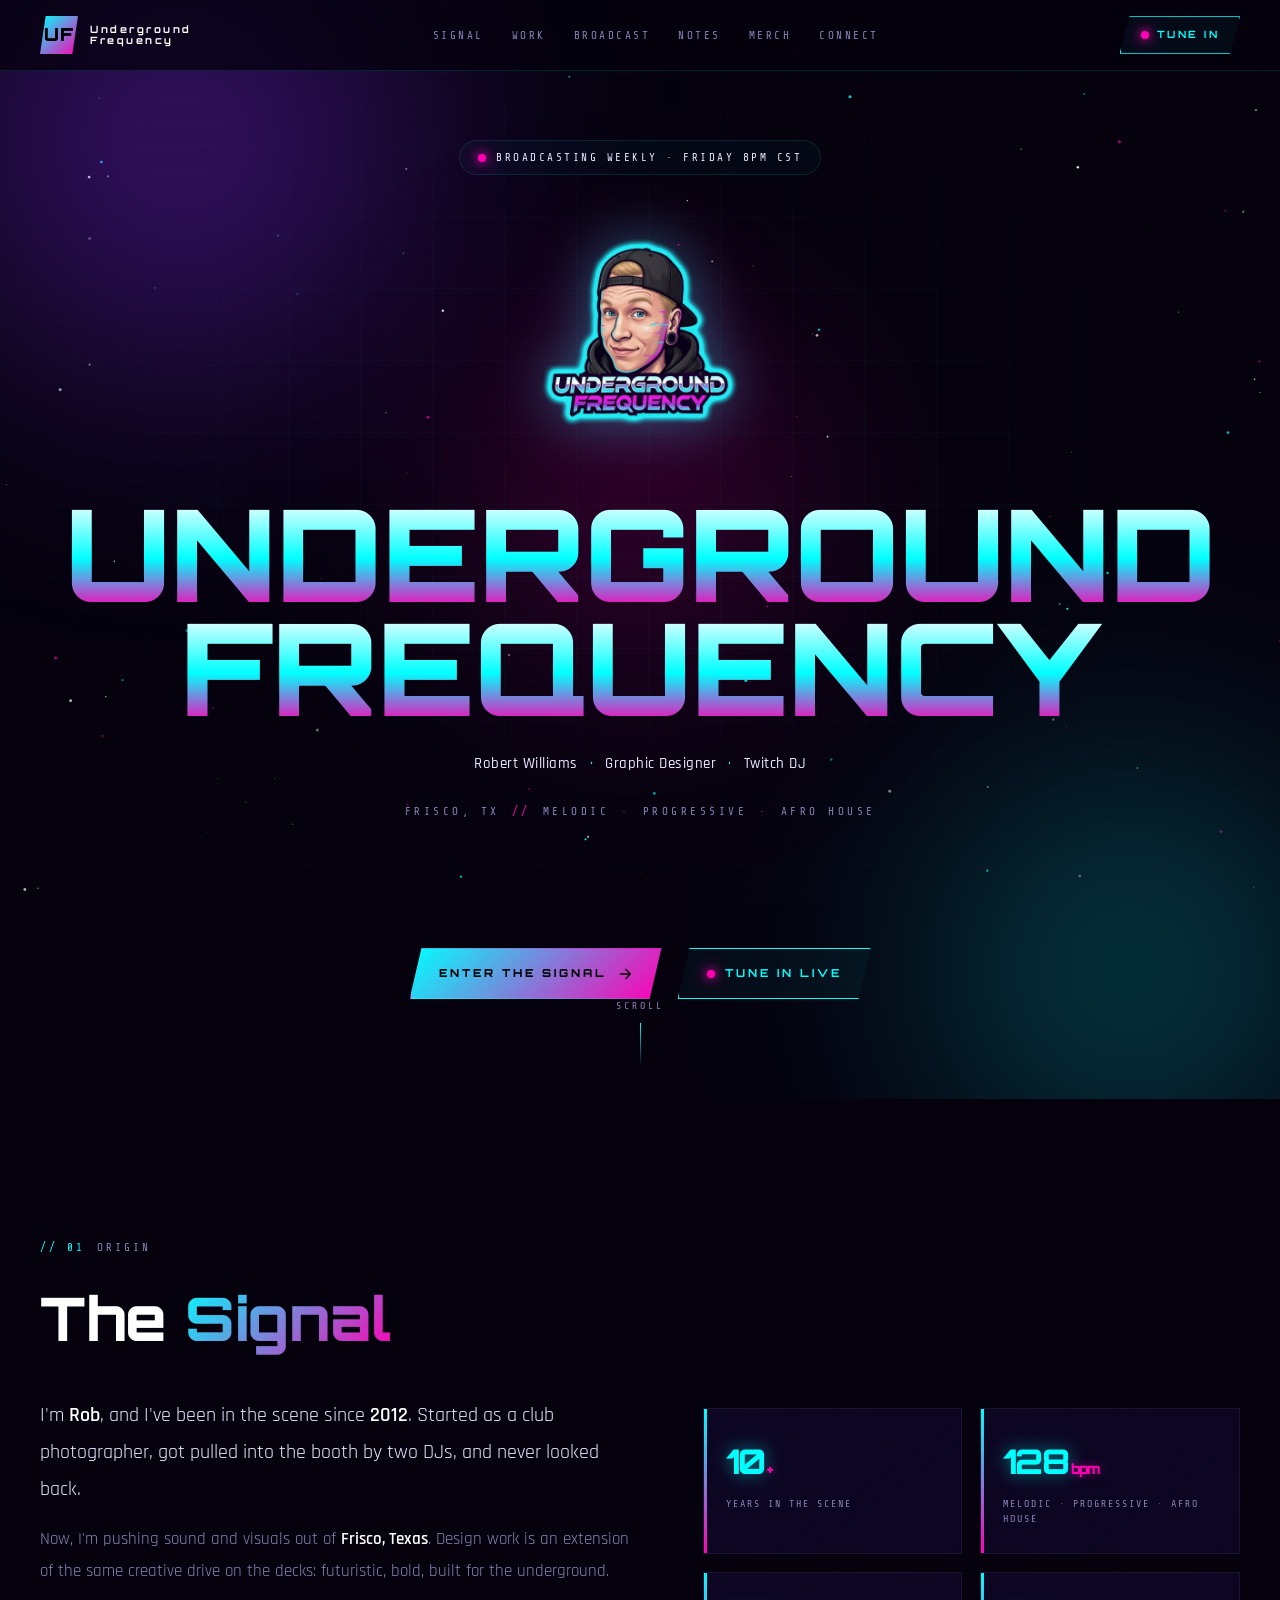
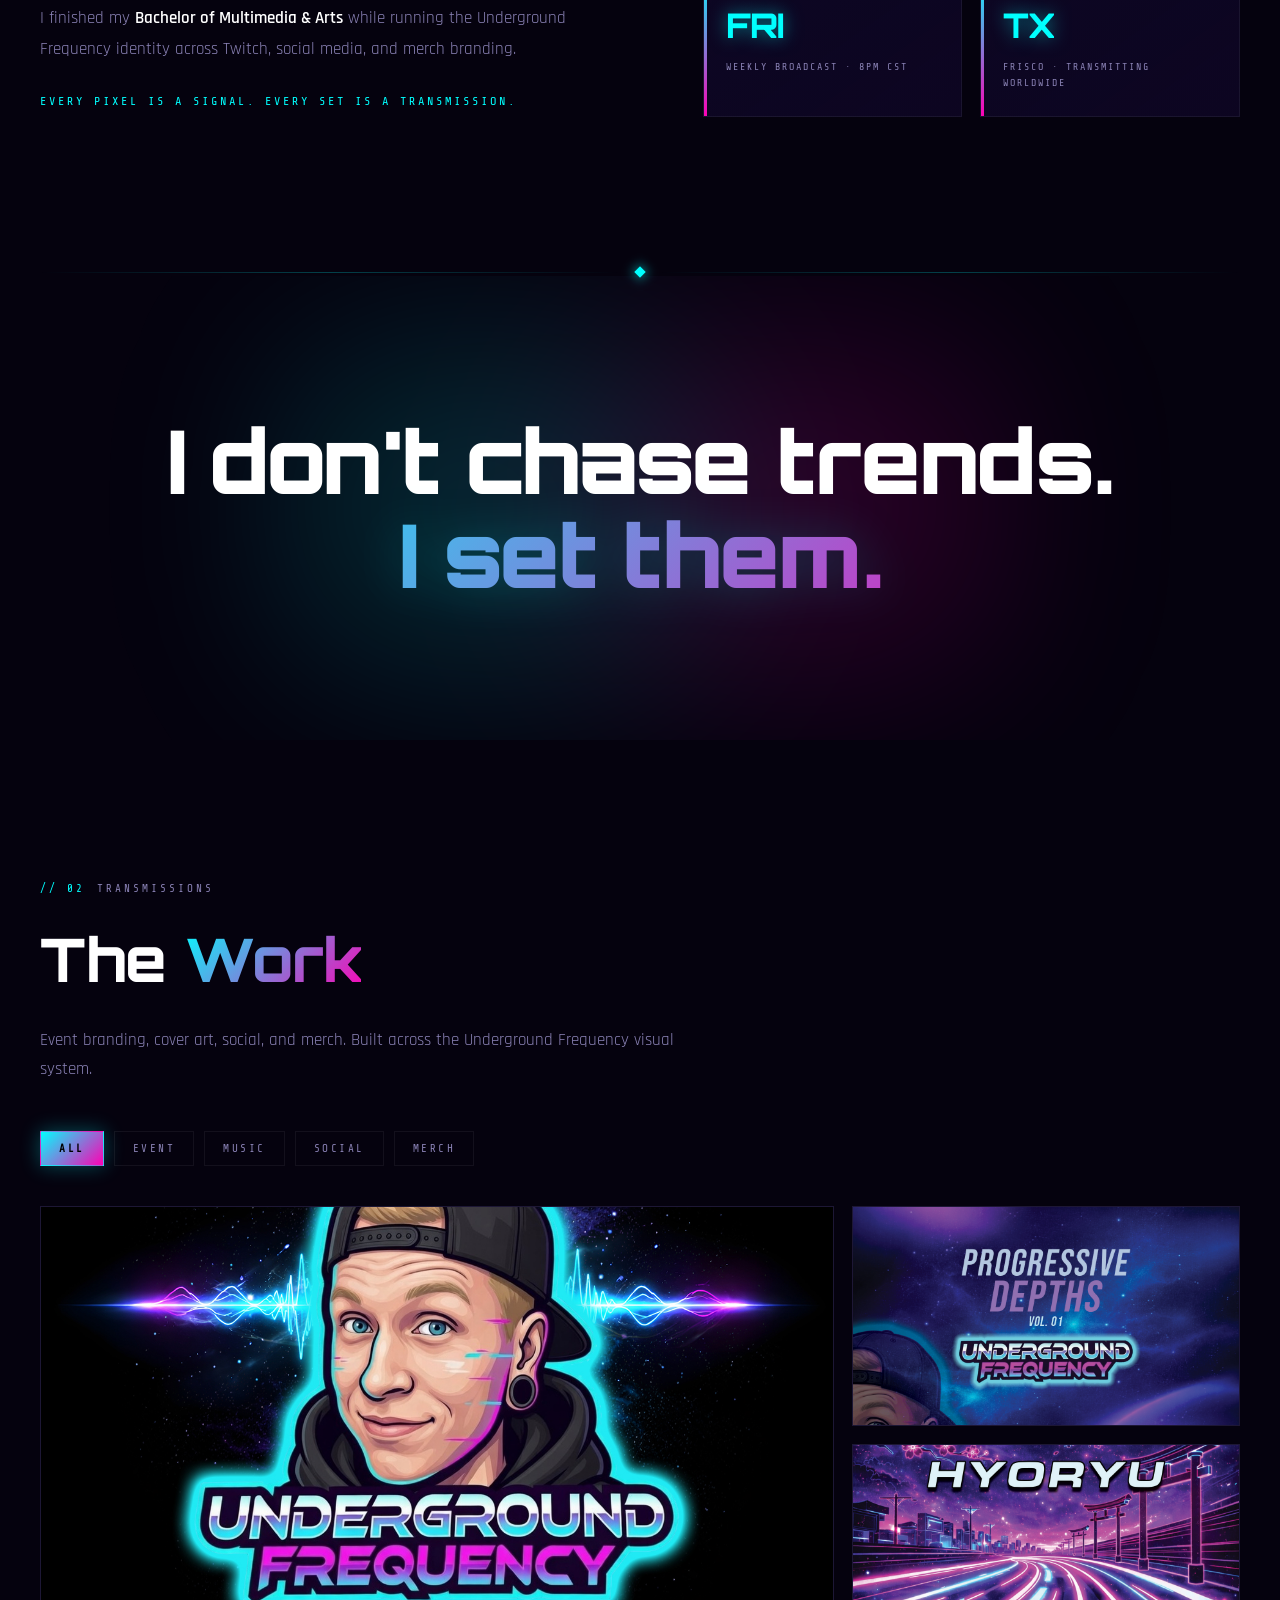
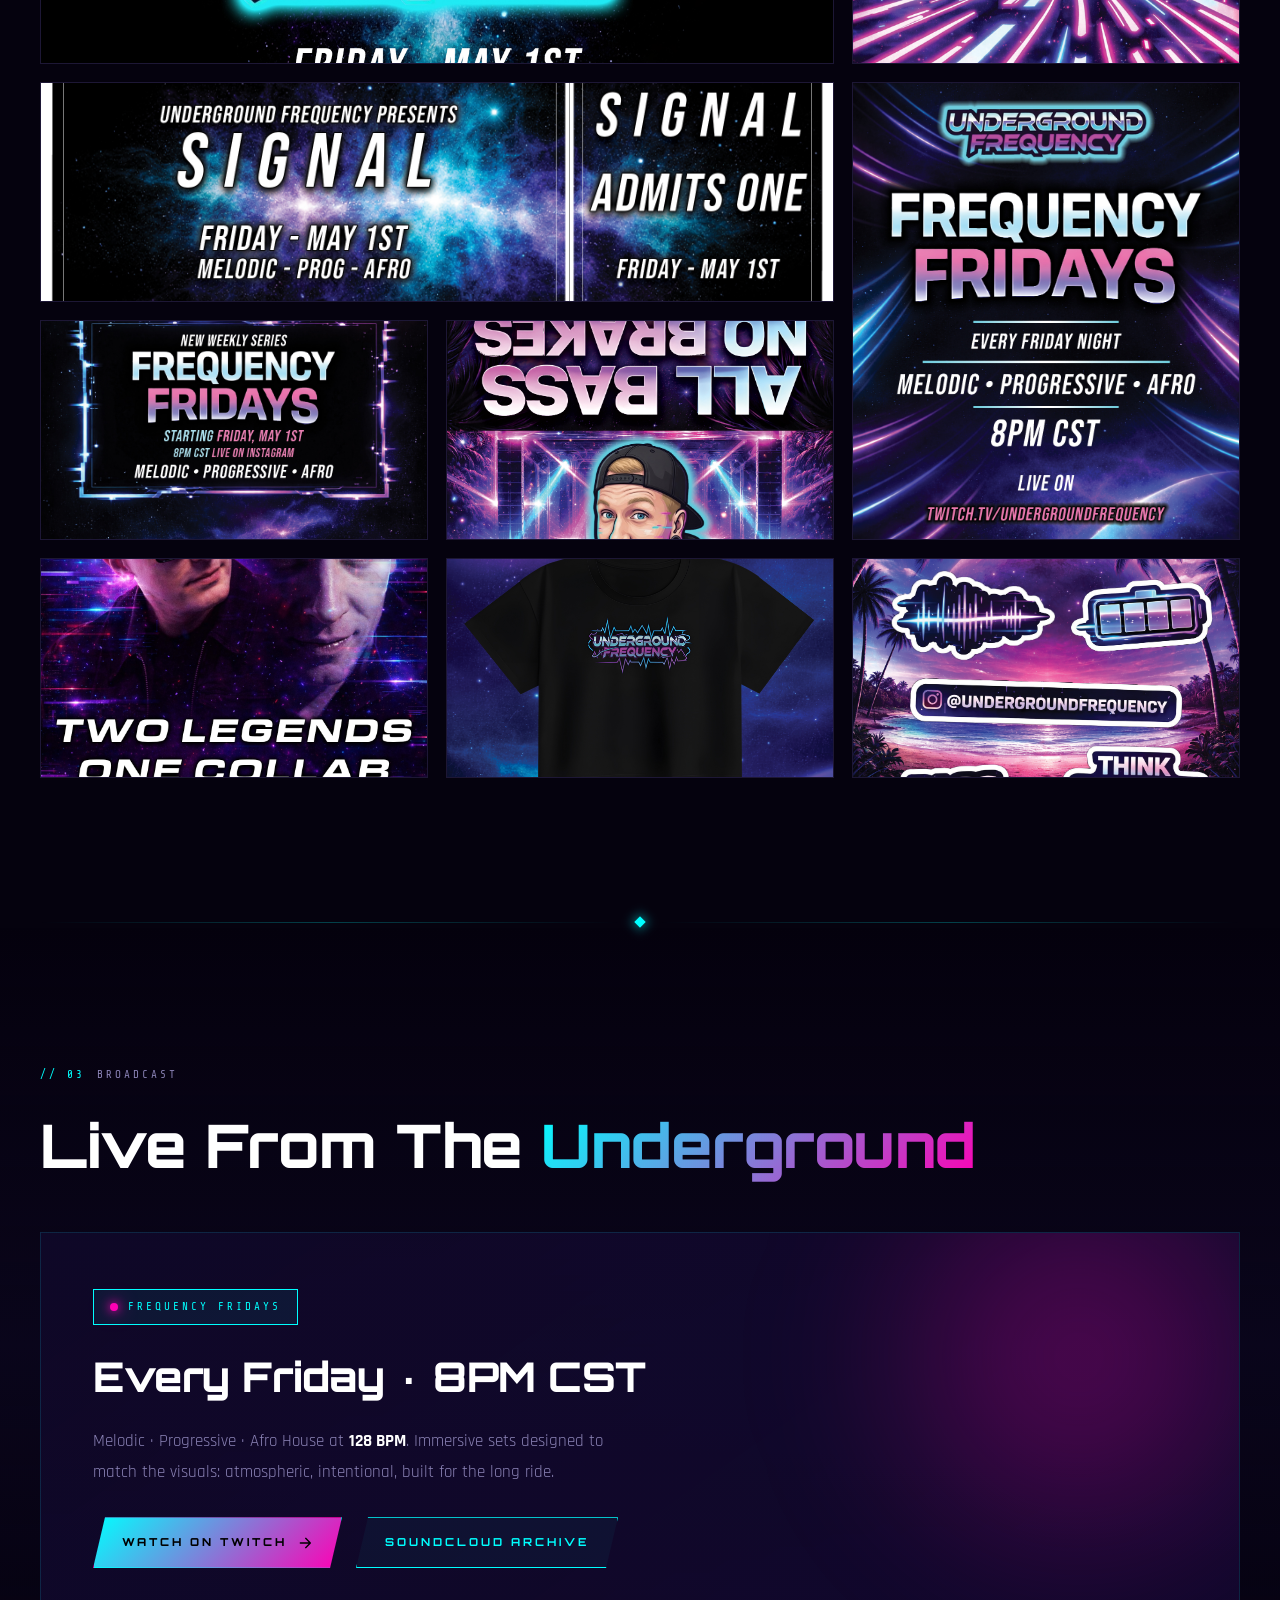
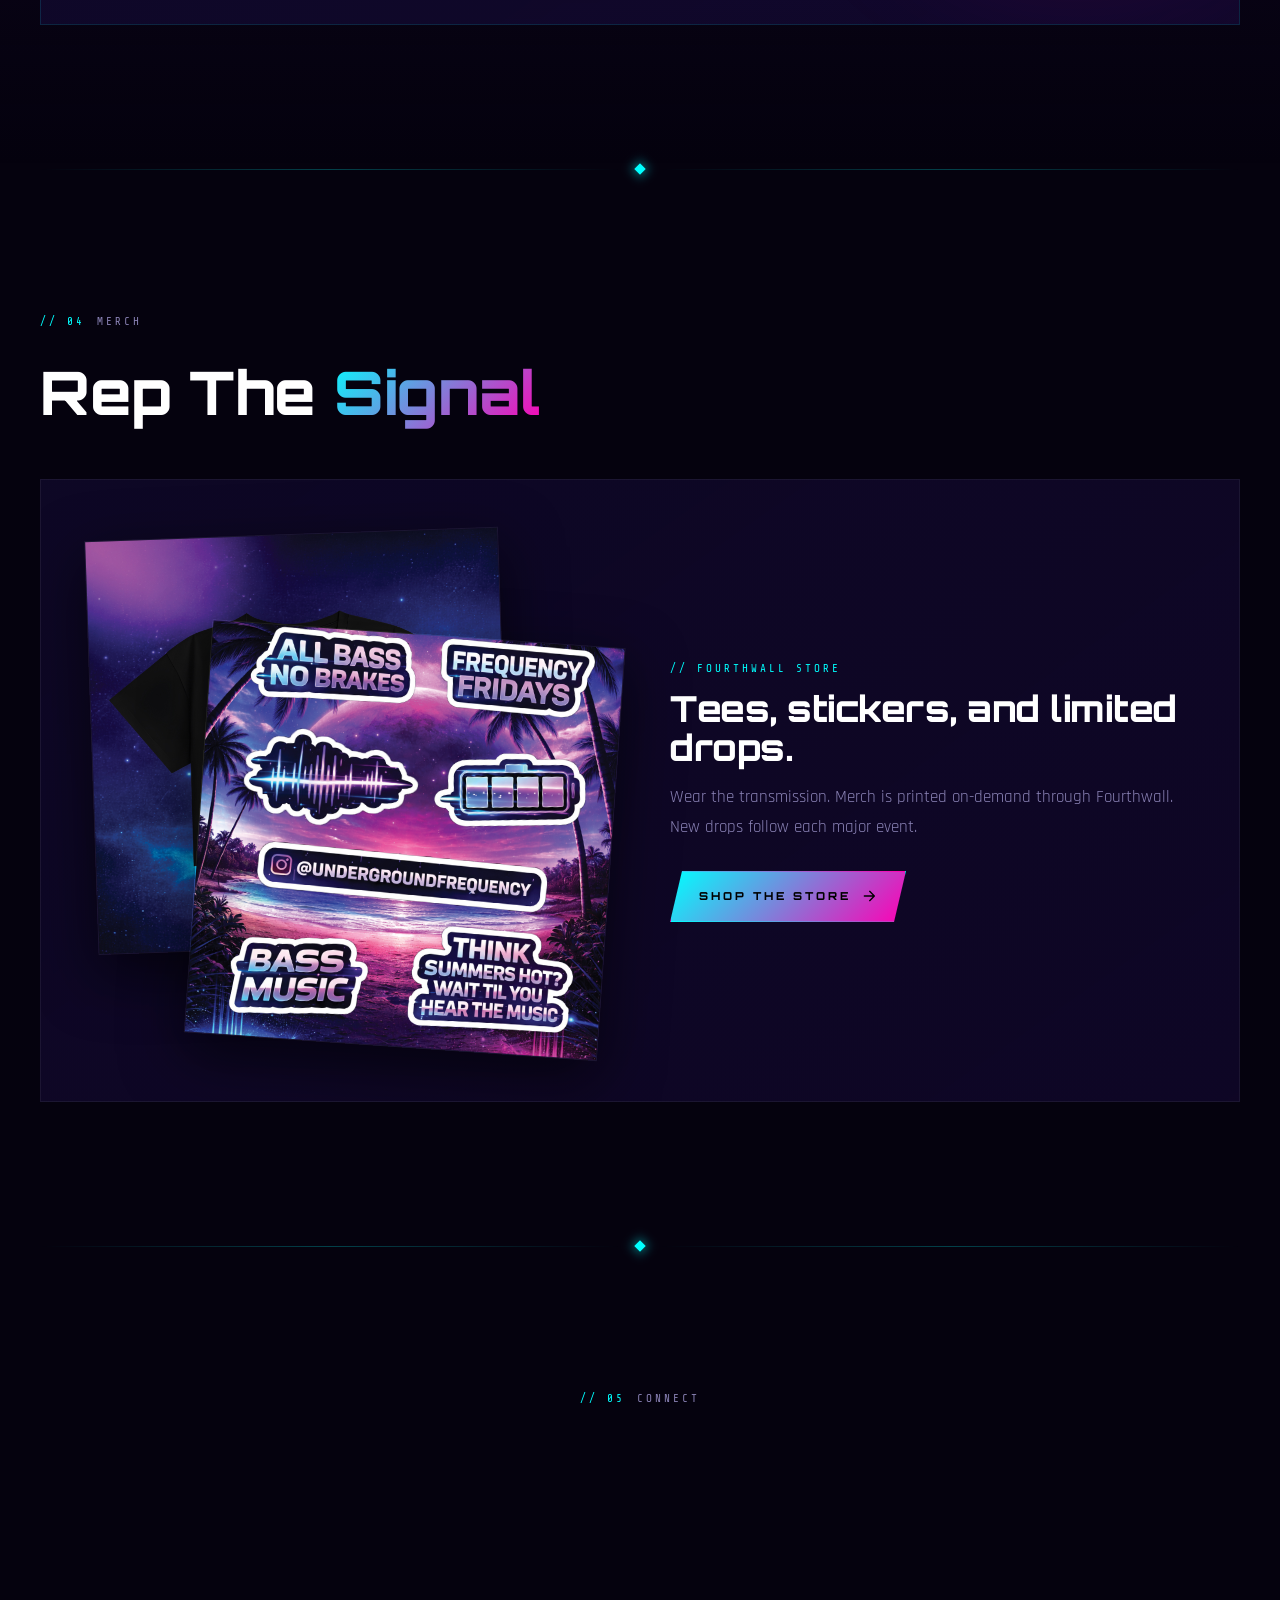
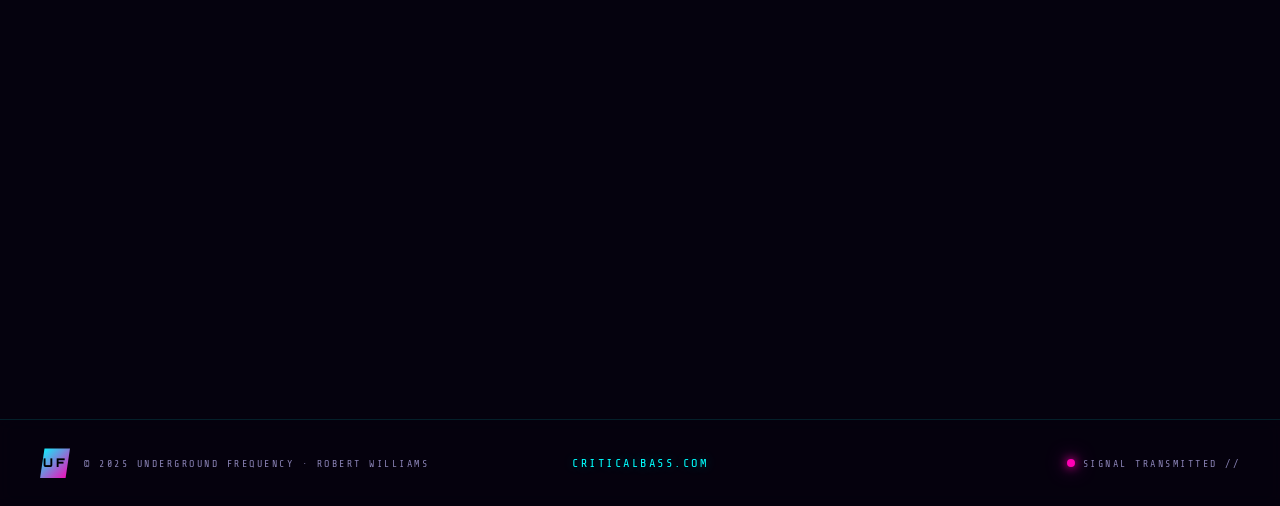
<file: index.html>
<!DOCTYPE html>
<html lang="en">
<head>
<meta charset="UTF-8">
<meta name="viewport" content="width=device-width,initial-scale=1.0">
<meta name="theme-color" content="#05020e">
<title>Underground Frequency · Rob Williams · Graphic Designer · Twitch DJ</title>
<meta name="description" content="Twitch DJ and graphic designer for electronic music brands. Event branding, cover art, merch, stream overlays. Melodic · Progressive · Afro House. Frisco, TX.">
<meta property="og:title" content="Underground Frequency · Rob Williams · Designer & Twitch DJ">
<meta property="og:description" content="Twitch DJ and graphic designer. Event branding, cover art, merch, stream overlays. Melodic · Progressive · Afro House. Frisco, TX.">
<meta property="og:type" content="website">
<meta property="og:url" content="https://criticalbass.com">
<meta property="og:image" content="https://criticalbass.vercel.app/og-card.png">
<meta property="og:image:width" content="1200">
<meta property="og:image:height" content="630">
<meta property="og:image:alt" content="Underground Frequency · I don't chase trends. I set them. · criticalbass.com">
<meta name="twitter:card" content="summary_large_image">
<script type="application/ld+json">
{
  "@context": "https://schema.org",
  "@graph": [
    {
      "@type": "Person",
      "@id": "https://criticalbass.com/#person",
      "name": "Robert Williams",
      "givenName": "Robert",
      "familyName": "Williams",
      "alternateName": "Rob Williams",
      "jobTitle": "Graphic Designer and Twitch DJ",
      "url": "https://criticalbass.com",
      "image": "https://criticalbass.com/cyber_logo.png",
      "description": "Graphic designer and Twitch DJ. Melodic, progressive, and afro house out of Frisco, TX.",
      "address": {
        "@type": "PostalAddress",
        "addressLocality": "Frisco",
        "addressRegion": "TX",
        "addressCountry": "US"
      },
      "sameAs": [
        "https://twitch.tv/undergroundfrequency",
        "https://instagram.com/undergroundfrequencyofficial",
        "https://soundcloud.com/undergroundfrequency"
      ],
      "performerIn": { "@id": "https://criticalbass.com/#group" }
    },
    {
      "@type": "MusicGroup",
      "@id": "https://criticalbass.com/#group",
      "name": "Underground Frequency",
      "alternateName": "UF",
      "url": "https://criticalbass.com",
      "logo": "https://criticalbass.com/cyber_logo.png",
      "image": "https://criticalbass.com/cyber_logo.png",
      "description": "Twitch DJ broadcasting melodic, progressive, and afro house from Frisco, TX.",
      "genre": ["Melodic House", "Progressive House", "Afro House"],
      "foundingLocation": { "@type": "Place", "name": "Frisco, TX" },
      "member": { "@id": "https://criticalbass.com/#person" },
      "sameAs": [
        "https://twitch.tv/undergroundfrequency",
        "https://instagram.com/undergroundfrequencyofficial",
        "https://soundcloud.com/undergroundfrequency",
        "https://undergroundfrequency-shop.fourthwall.com"
      ]
    }
  ]
}
</script>
<link rel="icon" type="image/png" href="cyber_logo.png">
<link rel="preconnect" href="https://fonts.googleapis.com">
<link rel="preconnect" href="https://fonts.gstatic.com" crossorigin>
<link href="https://fonts.googleapis.com/css2?family=Orbitron:wght@500;700;800;900&family=Rajdhani:wght@300;400;500;600;700&family=Share+Tech+Mono&display=swap" rel="stylesheet">
<link rel="stylesheet" href="styles.css">
</head>
<body>

<canvas id="starfield" aria-hidden="true"></canvas>
<div class="grid-overlay" aria-hidden="true"></div>
<div class="scanlines" aria-hidden="true"></div>
<div class="scroll-progress" id="scroll-progress" aria-hidden="true"></div>

<nav id="nav">
  <a href="#top" class="nav-brand">
    <span class="nav-logo-mark">UF</span>
    <span class="nav-logo-text">Underground<br>Frequency</span>
  </a>
  <ul class="nav-links">
    <li><a href="#signal">Signal</a></li>
    <li><a href="#work">Work</a></li>
    <li><a href="#broadcast">Broadcast</a></li>
    <li><a href="notes/index.html">Notes</a></li>
    <li><a href="#merch">Merch</a></li>
    <li><a href="#connect">Connect</a></li>
  </ul>
  <a href="https://twitch.tv/undergroundfrequency" target="_blank" rel="noopener" class="nav-cta">
    <span class="live-dot"></span>Tune In
  </a>
</nav>

<header class="hero" id="top">
  <div class="nebula nebula-1" aria-hidden="true"></div>
  <div class="nebula nebula-2" aria-hidden="true"></div>
  <div class="nebula nebula-3" aria-hidden="true"></div>

  <div class="hero-inner">
    <div class="status-pill" data-reveal>
      <span class="live-dot"></span>
      <span>Broadcasting weekly · Friday 8PM CST</span>
    </div>

    <img src="cyber_logo.png" alt="Underground Frequency logo" class="hero-logo" data-reveal>

    <h1 class="hero-title" data-reveal>
      <span class="glitch" data-text="UNDERGROUND">UNDERGROUND</span>
      <span class="glitch" data-text="FREQUENCY">FREQUENCY</span>
    </h1>

    <p class="hero-meta" data-reveal>
      <span>Robert Williams</span>
      <span class="dot">·</span>
      <span>Graphic Designer</span>
      <span class="dot">·</span>
      <span>Twitch DJ</span>
    </p>

    <p class="hero-tags" data-reveal>
      <span>FRISCO, TX</span>
      <span class="sep">//</span>
      <span>MELODIC</span>
      <span class="sep">·</span>
      <span>PROGRESSIVE</span>
      <span class="sep">·</span>
      <span>AFRO HOUSE</span>
    </p>

    <div class="waveform" aria-hidden="true">
      <span></span><span></span><span></span><span></span><span></span>
      <span></span><span></span><span></span><span></span><span></span>
      <span></span><span></span><span></span><span></span><span></span>
      <span></span><span></span><span></span><span></span><span></span>
      <span></span><span></span><span></span><span></span><span></span>
    </div>

    <div class="hero-ctas" data-reveal>
      <a href="#work" class="btn btn-primary">
        <span>Enter the Signal</span>
        <svg viewBox="0 0 24 24" fill="none"><path d="M5 12h14M13 5l7 7-7 7" stroke="currentColor" stroke-width="2" stroke-linecap="round" stroke-linejoin="round"/></svg>
      </a>
      <a href="https://twitch.tv/undergroundfrequency" target="_blank" rel="noopener" class="btn btn-ghost">
        <span class="live-dot"></span>
        <span>Tune In Live</span>
      </a>
    </div>
  </div>

  <div class="scroll-hint" aria-hidden="true">
    <span>SCROLL</span>
    <div class="scroll-line"></div>
  </div>
</header>

<section class="section" id="signal">
  <div class="wrap">
    <div class="section-head" data-reveal>
      <span class="section-number">// 01</span>
      <span class="section-label">Origin</span>
    </div>
    <h2 class="section-title" data-reveal>The <span class="grad">Signal</span></h2>
    <div class="signal-grid">
      <div class="signal-copy" data-reveal>
        <p class="lead">I'm <strong>Rob</strong>, and I've been in the scene since <strong>2012</strong>. Started as a club photographer, got pulled into the booth by two DJs, and never looked back.</p>
        <p>Now, I'm pushing sound and visuals out of <strong>Frisco, Texas</strong>. Design work is an extension of the same creative drive on the decks: futuristic, bold, built for the underground.</p>
        <p>I finished my <strong>Bachelor of Multimedia &amp; Arts</strong> while running the Underground Frequency identity across Twitch, social media, and merch branding.</p>
        <p class="whisper">Every pixel is a signal. Every set is a transmission.</p>
      </div>
      <div class="stats" data-reveal>
        <div class="stat">
          <span class="stat-num">10<small>+</small></span>
          <span class="stat-lbl">Years in the scene</span>
        </div>
        <div class="stat">
          <span class="stat-num">128<small>bpm</small></span>
          <span class="stat-lbl">Melodic · Progressive · Afro House</span>
        </div>
        <div class="stat">
          <span class="stat-num">FRI</span>
          <span class="stat-lbl">Weekly broadcast · 8PM CST</span>
        </div>
        <div class="stat">
          <span class="stat-num">TX</span>
          <span class="stat-lbl">Frisco · transmitting worldwide</span>
        </div>
      </div>
    </div>
  </div>
</section>

<div class="divider" aria-hidden="true"><span></span><i></i><span></span></div>

<section class="manifesto" aria-label="Brand manifesto">
  <div class="manifesto-glow" aria-hidden="true"></div>
  <div class="manifesto-inner">
    <blockquote class="manifesto-quote" data-reveal>
      <span class="manifesto-line">I don't chase trends.</span>
      <span class="manifesto-line manifesto-line-accent">I set them.</span>
    </blockquote>
  </div>
</section>

<section class="section" id="work">
  <div class="wrap">
    <div class="section-head" data-reveal>
      <span class="section-number">// 02</span>
      <span class="section-label">Transmissions</span>
    </div>
    <h2 class="section-title" data-reveal>The <span class="grad">Work</span></h2>
    <p class="section-sub" data-reveal>Event branding, cover art, social, and merch. Built across the Underground Frequency visual system.</p>

    <div class="filters" data-reveal>
      <button class="filter active" data-filter="all">All</button>
      <button class="filter" data-filter="event">Event</button>
      <button class="filter" data-filter="music">Music</button>
      <button class="filter" data-filter="social">Social</button>
      <button class="filter" data-filter="merch">Merch</button>
    </div>

    <div class="gallery">
      <figure class="tile tile-lg" data-cat="event" data-case="signal-flyer" data-reveal role="button" tabindex="0" aria-label="Open SIGNAL flyer case study">
        <img src="event_flyer.jpg" alt="SIGNAL event flyer" loading="lazy">
        <figcaption>
          <span class="tile-cat">Event Branding</span>
          <span class="tile-title">SIGNAL · Flyer</span>
          <span class="tile-meta">Flagship event · Print / Digital</span>
        </figcaption>
      </figure>

      <figure class="tile" data-cat="music" data-case="progressive-depths-vol-01" data-reveal role="button" tabindex="0" aria-label="Open Progressive Depths Vol. 01 case study">
        <img src="mix_artwork.jpg" alt="Progressive Depths Vol. 01 mix artwork" loading="lazy">
        <figcaption>
          <span class="tile-cat">Music Artwork</span>
          <span class="tile-title">Progressive Depths Vol. 01</span>
          <span class="tile-meta">Mix series cover</span>
        </figcaption>
      </figure>

      <figure class="tile" data-cat="music" data-case="hyoryu" data-reveal role="button" tabindex="0" aria-label="Open Hyoryu case study">
        <img src="digital_release.jpg" alt="HYORYU digital release cover" loading="lazy">
        <figcaption>
          <span class="tile-cat">Music Artwork</span>
          <span class="tile-title">HYORYU</span>
          <span class="tile-meta">Digital release</span>
        </figcaption>
      </figure>

      <figure class="tile tile-wide" data-cat="event" data-case="signal-ticket" data-reveal role="button" tabindex="0" aria-label="Open SIGNAL ticket case study">
        <img src="event_ticket.jpg" alt="SIGNAL event ticket" loading="lazy">
        <figcaption>
          <span class="tile-cat">Event Branding</span>
          <span class="tile-title">SIGNAL · Ticket</span>
          <span class="tile-meta">Print collateral</span>
        </figcaption>
      </figure>

      <figure class="tile tile-tall" data-cat="event" data-case="frequency-fridays-poster" data-reveal role="button" tabindex="0" aria-label="Open Frequency Fridays poster case study">
        <img src="set_poster.jpg" alt="Frequency Fridays set poster" loading="lazy">
        <figcaption>
          <span class="tile-cat">Event Branding</span>
          <span class="tile-title">Frequency Fridays</span>
          <span class="tile-meta">Recurring series poster</span>
        </figcaption>
      </figure>

      <figure class="tile" data-cat="social" data-case="frequency-fridays-instagram" data-reveal role="button" tabindex="0" aria-label="Open Frequency Fridays Instagram template case study">
        <img src="instagram_template.jpg" alt="Instagram post template" loading="lazy">
        <figcaption>
          <span class="tile-cat">Social</span>
          <span class="tile-title">Instagram Template</span>
          <span class="tile-meta">Post system</span>
        </figcaption>
      </figure>

      <figure class="tile" data-cat="event" data-case="all-bass-no-brakes" data-reveal role="button" tabindex="0" aria-label="Open All Bass No Brakes postcard case study">
        <img src="promotional_postcard.jpg" alt="All Bass No Brakes promotional postcard" loading="lazy">
        <figcaption>
          <span class="tile-cat">Event Branding</span>
          <span class="tile-title">All Bass No Brakes</span>
          <span class="tile-meta">Promotional postcard</span>
        </figcaption>
      </figure>

      <figure class="tile" data-cat="event" data-case="infiltrate808-collab" data-reveal role="button" tabindex="0" aria-label="Open Infiltrate808 x UF collab case study">
        <img src="guest_collab.jpg" alt="Infiltrate808 x Underground Frequency collab poster" loading="lazy">
        <figcaption>
          <span class="tile-cat">Event Branding</span>
          <span class="tile-title">Infiltrate808 × UF</span>
          <span class="tile-meta">Collab poster</span>
        </figcaption>
      </figure>

      <figure class="tile" data-cat="merch" data-case="uf-crop-tee" data-reveal role="button" tabindex="0" aria-label="Open UF Crop Tee case study">
        <img src="tshirt.jpg" alt="Underground Frequency crop tee" loading="lazy">
        <figcaption>
          <span class="tile-cat">Merch</span>
          <span class="tile-title">UF Crop Tee</span>
          <span class="tile-meta">Apparel</span>
        </figcaption>
      </figure>

      <figure class="tile" data-cat="merch" data-case="uf-sticker-sheet" data-reveal role="button" tabindex="0" aria-label="Open UF Sticker Sheet case study">
        <img src="sticker_sheet.jpg" alt="Underground Frequency sticker sheet" loading="lazy">
        <figcaption>
          <span class="tile-cat">Merch</span>
          <span class="tile-title">Sticker Sheet</span>
          <span class="tile-meta">Branded merchandise</span>
        </figcaption>
      </figure>
    </div>
  </div>
</section>

<div class="divider" aria-hidden="true"><span></span><i></i><span></span></div>

<section class="section broadcast-section" id="broadcast">
  <div class="wrap">
    <div class="section-head" data-reveal>
      <span class="section-number">// 03</span>
      <span class="section-label">Broadcast</span>
    </div>
    <h2 class="section-title" data-reveal>Live From The <span class="grad">Underground</span></h2>

    <div class="broadcast-card" data-reveal>
      <div class="broadcast-glow" aria-hidden="true"></div>
      <div class="broadcast-content">
        <div class="broadcast-status">
          <span class="live-dot"></span>
          <span>FREQUENCY FRIDAYS</span>
        </div>
        <h3 class="broadcast-title">Every Friday · 8PM CST</h3>
        <p class="broadcast-copy">Melodic · Progressive · Afro House at <strong>128 BPM</strong>. Immersive sets designed to match the visuals: atmospheric, intentional, built for the long ride.</p>
        <div class="broadcast-ctas">
          <a href="https://twitch.tv/undergroundfrequency" target="_blank" rel="noopener" class="btn btn-primary">
            <span>Watch on Twitch</span>
            <svg viewBox="0 0 24 24" fill="none"><path d="M5 12h14M13 5l7 7-7 7" stroke="currentColor" stroke-width="2" stroke-linecap="round" stroke-linejoin="round"/></svg>
          </a>
          <a href="https://soundcloud.com/undergroundfrequency" target="_blank" rel="noopener" class="btn btn-ghost">
            <span>SoundCloud Archive</span>
          </a>
        </div>
      </div>
      <div class="broadcast-eq" aria-hidden="true">
        <span></span><span></span><span></span><span></span><span></span>
        <span></span><span></span><span></span><span></span><span></span>
        <span></span><span></span><span></span><span></span><span></span>
        <span></span><span></span><span></span><span></span><span></span>
      </div>
    </div>
  </div>
</section>

<div class="divider" aria-hidden="true"><span></span><i></i><span></span></div>

<section class="section" id="merch">
  <div class="wrap">
    <div class="section-head" data-reveal>
      <span class="section-number">// 04</span>
      <span class="section-label">Merch</span>
    </div>
    <h2 class="section-title" data-reveal>Rep The <span class="grad">Signal</span></h2>

    <div class="merch-card" data-reveal>
      <div class="merch-visual">
        <img src="tshirt.jpg" alt="Underground Frequency merch" loading="lazy">
        <img src="sticker_sheet.jpg" alt="Underground Frequency stickers" loading="lazy" class="merch-visual-2">
      </div>
      <div class="merch-copy">
        <span class="section-label">// Fourthwall Store</span>
        <h3>Tees, stickers, and limited drops.</h3>
        <p>Wear the transmission. Merch is printed on-demand through Fourthwall. New drops follow each major event.</p>
        <a href="https://undergroundfrequency-shop.fourthwall.com" target="_blank" rel="noopener" class="btn btn-primary">
          <span>Shop The Store</span>
          <svg viewBox="0 0 24 24" fill="none"><path d="M5 12h14M13 5l7 7-7 7" stroke="currentColor" stroke-width="2" stroke-linecap="round" stroke-linejoin="round"/></svg>
        </a>
      </div>
    </div>
  </div>
</section>

<div class="divider" aria-hidden="true"><span></span><i></i><span></span></div>

<section class="section" id="connect">
  <div class="wrap connect-inner">
    <div class="section-head center" data-reveal>
      <span class="section-number">// 05</span>
      <span class="section-label">Connect</span>
    </div>
    <h2 class="section-title center" data-reveal>Link <span class="grad">Up</span></h2>
    <p class="section-sub center" data-reveal>For bookings, brand collaborations, freelance design, or just to talk sound. Based in Frisco, TX. Transmitting worldwide.</p>

    <div class="socials" data-reveal>
      <a href="https://twitch.tv/undergroundfrequency" target="_blank" rel="noopener" class="social" aria-label="Twitch">
        <svg viewBox="0 0 24 24" fill="currentColor" aria-hidden="true"><path d="M4 2l-2 5v13h6v3h4l3-3h5l4-4V2H4zm18 12l-3 3h-5l-3 3v-3H6V4h16v10zm-5-8h2v6h-2V6zm-5 0h2v6h-2V6z"/></svg>
        <span>Twitch</span>
      </a>
      <a href="https://instagram.com/undergroundfrequencyofficial" target="_blank" rel="noopener" class="social" aria-label="Instagram">
        <svg viewBox="0 0 24 24" fill="none" stroke="currentColor" stroke-width="2" aria-hidden="true"><rect x="3" y="3" width="18" height="18" rx="5"/><circle cx="12" cy="12" r="4"/><circle cx="17.5" cy="6.5" r="1" fill="currentColor"/></svg>
        <span>Instagram</span>
      </a>
      <a href="https://soundcloud.com/undergroundfrequency" target="_blank" rel="noopener" class="social" aria-label="SoundCloud">
        <svg viewBox="0 0 24 24" fill="currentColor" aria-hidden="true"><path d="M3 14v4h1v-4H3zm2-2v6h1v-6H5zm2-1v7h1v-7H7zm2-1v8h1v-8H9zm2 1v7c5 0 9 0 11-1 1.5-.6 2-1.6 2-2.5s-.5-1.9-2-2.5c-.2-1.9-1.8-3-3.5-3-1.5 0-2.8.8-3.5 2v-.5c0-.5-.4-.5-.9-.5-1 0-2 .5-3.1 1z"/></svg>
        <span>SoundCloud</span>
      </a>
      <a href="https://undergroundfrequency-shop.fourthwall.com" target="_blank" rel="noopener" class="social" aria-label="Merch">
        <svg viewBox="0 0 24 24" fill="none" stroke="currentColor" stroke-width="2" aria-hidden="true"><path d="M3 9l2-5h14l2 5M3 9v11h18V9M3 9h18M9 13a3 3 0 006 0"/></svg>
        <span>Merch</span>
      </a>
    </div>

    <a href="mailto:undergroundfrequency@criticalbass.com" class="email-link" data-reveal>
      <span class="email-label">DIRECT CHANNEL</span>
      <span class="email-addr">undergroundfrequency@criticalbass.com</span>
    </a>
  </div>
</section>

<footer>
  <div class="footer-inner">
    <div class="footer-left">
      <span class="footer-mark">UF</span>
      <span>© 2025 Underground Frequency · Robert Williams</span>
    </div>
    <div class="footer-center">criticalbass.com</div>
    <div class="footer-right">
      <span class="live-dot"></span>
      <span>SIGNAL TRANSMITTED //</span>
    </div>
  </div>
</footer>

<div class="case-overlay" id="case-overlay" role="dialog" aria-modal="true" aria-hidden="true" aria-label="Case study viewer">
  <button class="case-overlay-close" id="case-overlay-close" type="button" aria-label="Close case study">
    <svg viewBox="0 0 24 24" fill="none" stroke="currentColor" stroke-width="2"><path d="M6 6l12 12M18 6L6 18"/></svg>
  </button>
  <button class="case-overlay-prev" id="case-overlay-prev" type="button" aria-label="Previous case study">
    <svg viewBox="0 0 24 24" fill="none" stroke="currentColor" stroke-width="2.5"><path d="M15 18l-6-6 6-6"/></svg>
  </button>
  <button class="case-overlay-next" id="case-overlay-next" type="button" aria-label="Next case study">
    <svg viewBox="0 0 24 24" fill="none" stroke="currentColor" stroke-width="2.5"><path d="M9 6l6 6-6 6"/></svg>
  </button>
  <div class="case-overlay-scroll" id="case-overlay-scroll">
    <article class="case-overlay-content" id="case-overlay-content"></article>
  </div>
</div>

<div id="case-data" hidden aria-hidden="true">

  <div class="case-source" data-case-id="signal-flyer">
    <header class="case-hero">
      <div class="case-meta">
        <span class="note-cat">Event Branding</span>
        <span class="case-format">Event Flyer</span>
      </div>
      <h1 class="case-title">"<span class="grad">SIGNAL</span>"</h1>
      <p class="case-subtitle">Promotional flyer for the SIGNAL livestream event.</p>
    </header>
    <div class="case-image-wrap">
      <img src="event_flyer.jpg" alt="SIGNAL event flyer" class="case-image">
    </div>
    <div class="case-body">
      <p class="case-lede">Promotional flyer for my <strong>SIGNAL</strong> livestream event.</p>
      <p>I built the layout around the UF avatar as a central focal point, using a strong vertical hierarchy to walk the viewer's eye from the event name down through date, genre, and platform details.</p>
      <p>The glowing waveform element behind the avatar reinforces the audio-driven theme of the brand.</p>
    </div>
    <div class="case-specs">
      <div class="spec"><span class="spec-label">Category</span><span class="spec-value">Event Branding</span></div>
      <div class="spec"><span class="spec-label">Format</span><span class="spec-value">Flyer · Print &amp; Digital</span></div>
      <div class="spec"><span class="spec-label">Tools</span><span class="spec-value">Adobe Photoshop</span></div>
      <div class="spec"><span class="spec-label">Palette</span><span class="spec-value"><span class="case-palette" aria-hidden="true"><span class="case-swatch" style="background:#00ffff"></span><span class="case-swatch" style="background:#ff00b4"></span><span class="case-swatch" style="background:#8a2bff"></span><span class="case-swatch" style="background:#05020e"></span></span></span></div>
    </div>
  </div>

  <div class="case-source" data-case-id="progressive-depths-vol-01">
    <header class="case-hero">
      <div class="case-meta">
        <span class="note-cat">Music Artwork</span>
        <span class="case-format">Mix Artwork</span>
      </div>
      <h1 class="case-title">"<span class="grad">Progressive Depths Vol. 01</span>"</h1>
      <p class="case-subtitle">Cover art for the Progressive Depths mix series.</p>
    </header>
    <div class="case-image-wrap">
      <img src="mix_artwork.jpg" alt="Progressive Depths Vol. 01 mix artwork" class="case-image">
    </div>
    <div class="case-body">
      <p class="case-lede">Cover art for my <strong>Progressive Depths</strong> mix series.</p>
      <p>I deliberately used negative space in the upper right to let the title breathe, positioning the avatar in the lower left as a subtle brand anchor rather than the main focus.</p>
      <p>The deep blue-to-violet palette sets a moodier, more introspective tone compared to my other pieces.</p>
    </div>
    <div class="case-specs">
      <div class="spec"><span class="spec-label">Category</span><span class="spec-value">Music Artwork</span></div>
      <div class="spec"><span class="spec-label">Format</span><span class="spec-value">Mix Series Cover</span></div>
      <div class="spec"><span class="spec-label">Tools</span><span class="spec-value">Adobe Photoshop</span></div>
      <div class="spec"><span class="spec-label">Palette</span><span class="spec-value"><span class="case-palette" aria-hidden="true"><span class="case-swatch" style="background:#1d2c8a"></span><span class="case-swatch" style="background:#5b3fbf"></span><span class="case-swatch" style="background:#a98bff"></span><span class="case-swatch" style="background:#05020e"></span></span></span></div>
    </div>
  </div>

  <div class="case-source" data-case-id="hyoryu">
    <header class="case-hero">
      <div class="case-meta">
        <span class="note-cat">Music Artwork</span>
        <span class="case-format">Digital Release Cover</span>
      </div>
      <h1 class="case-title">"<span class="grad">Hyoryu</span>"</h1>
      <p class="case-subtitle">Digital release cover artwork for the Hyoryu album.</p>
    </header>
    <div class="case-image-wrap">
      <img src="digital_release.jpg" alt="Hyoryu digital release cover artwork" class="case-image">
    </div>
    <div class="case-body">
      <p class="case-lede">Cover artwork for my album titled <strong>"Hyoryu,"</strong> blending Japanese cultural motifs with synthwave aesthetics.</p>
      <p>I combined cherry blossoms and torii gates against neon light trails to capture the feeling of movement and drift the title suggests.</p>
      <p>The cyan-to-magenta color palette ties it directly to the Underground Frequency brand while giving it a distinct identity on streaming platforms.</p>
    </div>
    <div class="case-specs">
      <div class="spec"><span class="spec-label">Category</span><span class="spec-value">Music Artwork</span></div>
      <div class="spec"><span class="spec-label">Format</span><span class="spec-value">Streaming Cover</span></div>
      <div class="spec"><span class="spec-label">Tools</span><span class="spec-value">Adobe Photoshop</span></div>
      <div class="spec"><span class="spec-label">Palette</span><span class="spec-value"><span class="case-palette" aria-hidden="true"><span class="case-swatch" style="background:#00ffff"></span><span class="case-swatch" style="background:#ff00b4"></span><span class="case-swatch" style="background:#8a2bff"></span><span class="case-swatch" style="background:#05020e"></span></span></span></div>
    </div>
  </div>

  <div class="case-source" data-case-id="signal-ticket">
    <header class="case-hero">
      <div class="case-meta">
        <span class="note-cat">Event Branding</span>
        <span class="case-format">Event Ticket</span>
      </div>
      <h1 class="case-title">"<span class="grad">SIGNAL</span>" Ticket</h1>
      <p class="case-subtitle">Companion ticket design for the SIGNAL event.</p>
    </header>
    <div class="case-image-wrap">
      <img src="event_ticket.jpg" alt="SIGNAL event ticket" class="case-image">
    </div>
    <div class="case-body">
      <p class="case-lede">A companion ticket design created alongside the <strong>SIGNAL</strong> flyer.</p>
      <p>The horizontal format uses a perforated stub layout with a clean split between event details on the left and the admission info on the right.</p>
      <p>I kept the cosmic nebula background consistent with the flyer to make the two pieces feel like part of a cohesive event package.</p>
    </div>
    <div class="case-specs">
      <div class="spec"><span class="spec-label">Category</span><span class="spec-value">Event Branding</span></div>
      <div class="spec"><span class="spec-label">Format</span><span class="spec-value">Print Collateral</span></div>
      <div class="spec"><span class="spec-label">Tools</span><span class="spec-value">Adobe Photoshop</span></div>
      <div class="spec"><span class="spec-label">Palette</span><span class="spec-value"><span class="case-palette" aria-hidden="true"><span class="case-swatch" style="background:#00ffff"></span><span class="case-swatch" style="background:#ff00b4"></span><span class="case-swatch" style="background:#8a2bff"></span><span class="case-swatch" style="background:#05020e"></span></span></span></div>
    </div>
  </div>

  <div class="case-source" data-case-id="frequency-fridays-poster">
    <header class="case-hero">
      <div class="case-meta">
        <span class="note-cat">Event Branding</span>
        <span class="case-format">Set Poster</span>
      </div>
      <h1 class="case-title">"<span class="grad">Frequency Fridays</span>"</h1>
      <p class="case-subtitle">Full-size poster for the recurring Frequency Fridays series.</p>
    </header>
    <div class="case-image-wrap">
      <img src="set_poster.jpg" alt="Frequency Fridays set poster" class="case-image">
    </div>
    <div class="case-body">
      <p class="case-lede">A full-size poster version of the <strong>Frequency Fridays</strong> branding, designed for higher-visibility placements.</p>
      <p>The sweeping light trails create diagonal movement that pulls the eye from the logo at top through to the Twitch URL at the bottom.</p>
      <p>Horizontal rule lines break up the text sections and add structure without boxing anything in.</p>
    </div>
    <div class="case-specs">
      <div class="spec"><span class="spec-label">Category</span><span class="spec-value">Event Branding</span></div>
      <div class="spec"><span class="spec-label">Format</span><span class="spec-value">Recurring Series Poster</span></div>
      <div class="spec"><span class="spec-label">Tools</span><span class="spec-value">Adobe Photoshop</span></div>
      <div class="spec"><span class="spec-label">Palette</span><span class="spec-value"><span class="case-palette" aria-hidden="true"><span class="case-swatch" style="background:#00ffff"></span><span class="case-swatch" style="background:#ff00b4"></span><span class="case-swatch" style="background:#8a2bff"></span><span class="case-swatch" style="background:#05020e"></span></span></span></div>
    </div>
  </div>

  <div class="case-source" data-case-id="frequency-fridays-instagram">
    <header class="case-hero">
      <div class="case-meta">
        <span class="note-cat">Social</span>
        <span class="case-format">Instagram Announcement Template</span>
      </div>
      <h1 class="case-title">"<span class="grad">Frequency Fridays</span>" IG</h1>
      <p class="case-subtitle">Square-format social graphic for the recurring series.</p>
    </header>
    <div class="case-image-wrap">
      <img src="instagram_template.jpg" alt="Frequency Fridays Instagram announcement template" class="case-image">
    </div>
    <div class="case-body">
      <p class="case-lede">A square-format social graphic designed specifically for Instagram to announce my recurring <strong>Frequency Fridays</strong> series.</p>
      <p>The glowing border frame draws the eye inward toward the text stack, and I used a gradient shift from cyan to pink across the typography to create visual rhythm without cluttering the layout.</p>
    </div>
    <div class="case-specs">
      <div class="spec"><span class="spec-label">Category</span><span class="spec-value">Social</span></div>
      <div class="spec"><span class="spec-label">Format</span><span class="spec-value">Instagram Post · 1:1</span></div>
      <div class="spec"><span class="spec-label">Tools</span><span class="spec-value">Adobe Photoshop</span></div>
      <div class="spec"><span class="spec-label">Palette</span><span class="spec-value"><span class="case-palette" aria-hidden="true"><span class="case-swatch" style="background:#00ffff"></span><span class="case-swatch" style="background:#ff66c4"></span><span class="case-swatch" style="background:#ffffff"></span><span class="case-swatch" style="background:#05020e"></span></span></span></div>
    </div>
  </div>

  <div class="case-source" data-case-id="all-bass-no-brakes">
    <header class="case-hero">
      <div class="case-meta">
        <span class="note-cat">Event Branding</span>
        <span class="case-format">Promotional Postcard</span>
      </div>
      <h1 class="case-title">"<span class="grad">ALL BASS NO BRAKES</span>"</h1>
      <p class="case-subtitle">Double-sided postcard for the summer event.</p>
    </header>
    <div class="case-image-wrap">
      <img src="promotional_postcard.jpg" alt="All Bass No Brakes promotional postcard" class="case-image">
    </div>
    <div class="case-body">
      <p class="case-lede">A double-sided postcard design for the <strong>ALL BASS NO BRAKES</strong> summer event.</p>
      <p>The top half is intentionally flipped so it reads correctly when the card is rotated, functioning as a two-in-one layout.</p>
      <p>I included a QR code for quick access to the stream link, making it functional as both a physical handout and a digital share.</p>
    </div>
    <div class="case-specs">
      <div class="spec"><span class="spec-label">Category</span><span class="spec-value">Event Branding</span></div>
      <div class="spec"><span class="spec-label">Format</span><span class="spec-value">Postcard · Double-Sided</span></div>
      <div class="spec"><span class="spec-label">Tools</span><span class="spec-value">Adobe Photoshop</span></div>
      <div class="spec"><span class="spec-label">Palette</span><span class="spec-value"><span class="case-palette" aria-hidden="true"><span class="case-swatch" style="background:#00ffff"></span><span class="case-swatch" style="background:#ff00b4"></span><span class="case-swatch" style="background:#8a2bff"></span><span class="case-swatch" style="background:#05020e"></span></span></span></div>
    </div>
  </div>

  <div class="case-source" data-case-id="infiltrate808-collab">
    <header class="case-hero">
      <div class="case-meta">
        <span class="note-cat">Event Branding</span>
        <span class="case-format">Guest Collaboration Poster</span>
      </div>
      <h1 class="case-title">Infiltrate808 <span class="grad">×</span> UF</h1>
      <p class="case-subtitle">Collaborative set poster with Infiltrate808.</p>
    </header>
    <div class="case-image-wrap">
      <img src="guest_collab.jpg" alt="Infiltrate808 x Underground Frequency collab poster" class="case-image">
    </div>
    <div class="case-body">
      <p class="case-lede">A promotional poster for a collaborative set with <strong>Infiltrate808</strong>.</p>
      <p>I used a split-composition technique with both artists' portraits merging into the glitch-style background.</p>
      <p>The horizontal scan lines and lens flare effects create visual energy, while the genre tags at the bottom give viewers an immediate sense of the sound.</p>
    </div>
    <div class="case-specs">
      <div class="spec"><span class="spec-label">Category</span><span class="spec-value">Event Branding</span></div>
      <div class="spec"><span class="spec-label">Format</span><span class="spec-value">Collab Poster</span></div>
      <div class="spec"><span class="spec-label">Tools</span><span class="spec-value">Adobe Photoshop</span></div>
      <div class="spec"><span class="spec-label">Palette</span><span class="spec-value"><span class="case-palette" aria-hidden="true"><span class="case-swatch" style="background:#00ffff"></span><span class="case-swatch" style="background:#ff00b4"></span><span class="case-swatch" style="background:#8a2bff"></span><span class="case-swatch" style="background:#05020e"></span></span></span></div>
    </div>
  </div>

  <div class="case-source" data-case-id="uf-crop-tee">
    <header class="case-hero">
      <div class="case-meta">
        <span class="note-cat">Merch</span>
        <span class="case-format">T-Shirt Design</span>
      </div>
      <h1 class="case-title"><span class="grad">UF Crop Tee</span></h1>
      <p class="case-subtitle">Apparel design for the Critical Bass merch line.</p>
    </header>
    <div class="case-image-wrap">
      <img src="tshirt.jpg" alt="Underground Frequency crop tee" class="case-image">
    </div>
    <div class="case-body">
      <p class="case-lede">A merch-ready t-shirt mockup featuring the <strong>UF logo</strong> with integrated waveform and frequency elements.</p>
      <p>I kept the design minimal on purpose so it reads clean on fabric at any size, using the brand's signature cyan-to-magenta gradient against black.</p>
      <p>This was designed for production through my Critical Bass merch line on Fourthwall.</p>
    </div>
    <div class="case-specs">
      <div class="spec"><span class="spec-label">Category</span><span class="spec-value">Merch</span></div>
      <div class="spec"><span class="spec-label">Format</span><span class="spec-value">Apparel · Crop Tee</span></div>
      <div class="spec"><span class="spec-label">Tools</span><span class="spec-value">Adobe Photoshop</span></div>
      <div class="spec"><span class="spec-label">Palette</span><span class="spec-value"><span class="case-palette" aria-hidden="true"><span class="case-swatch" style="background:#00ffff"></span><span class="case-swatch" style="background:#ff00b4"></span><span class="case-swatch" style="background:#ffffff"></span><span class="case-swatch" style="background:#05020e"></span></span></span></div>
    </div>
  </div>

  <div class="case-source" data-case-id="uf-sticker-sheet">
    <header class="case-hero">
      <div class="case-meta">
        <span class="note-cat">Merch</span>
        <span class="case-format">Sticker Sheet</span>
      </div>
      <h1 class="case-title"><span class="grad">UF Sticker Sheet</span></h1>
      <p class="case-subtitle">Branded sticker sheet for the summer drop.</p>
    </header>
    <div class="case-image-wrap">
      <img src="sticker_sheet.jpg" alt="Underground Frequency sticker sheet" class="case-image">
    </div>
    <div class="case-body">
      <p class="case-lede">A branded sticker sheet featuring <strong>seven individual sticker designs</strong> pulled from key UF phrases, icons, and event names.</p>
      <p>Each sticker uses a white die-cut border for print-readiness, and I designed them to work both as a cohesive sheet and as standalone pieces.</p>
      <p>The tropical background ties into the summer event branding.</p>
    </div>
    <div class="case-specs">
      <div class="spec"><span class="spec-label">Category</span><span class="spec-value">Merch</span></div>
      <div class="spec"><span class="spec-label">Format</span><span class="spec-value">Die-Cut Sticker Sheet</span></div>
      <div class="spec"><span class="spec-label">Tools</span><span class="spec-value">Adobe Photoshop</span></div>
      <div class="spec"><span class="spec-label">Palette</span><span class="spec-value"><span class="case-palette" aria-hidden="true"><span class="case-swatch" style="background:#00ffff"></span><span class="case-swatch" style="background:#ff00b4"></span><span class="case-swatch" style="background:#ff9f3d"></span><span class="case-swatch" style="background:#3dd6a8"></span></span></span></div>
    </div>
  </div>

</div>

<script src="script.js"></script>
</body>
</html>
</file>
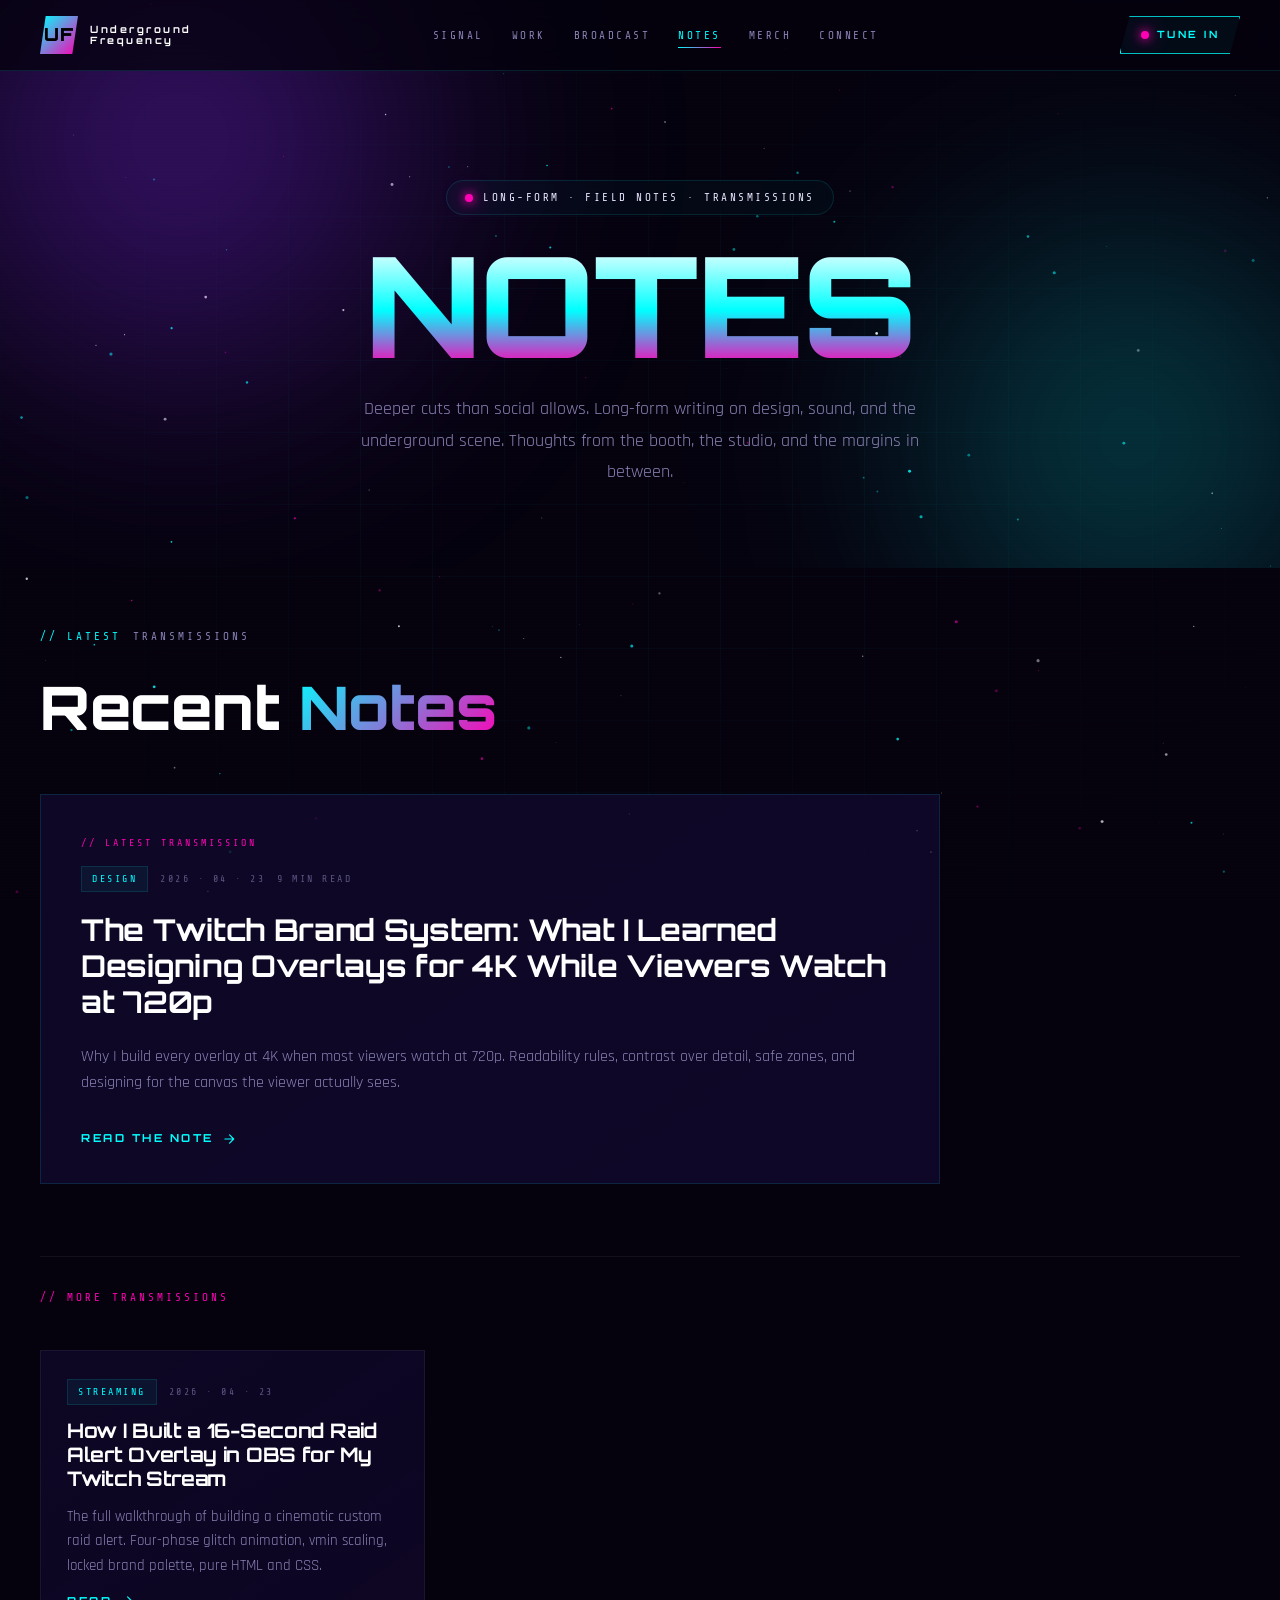
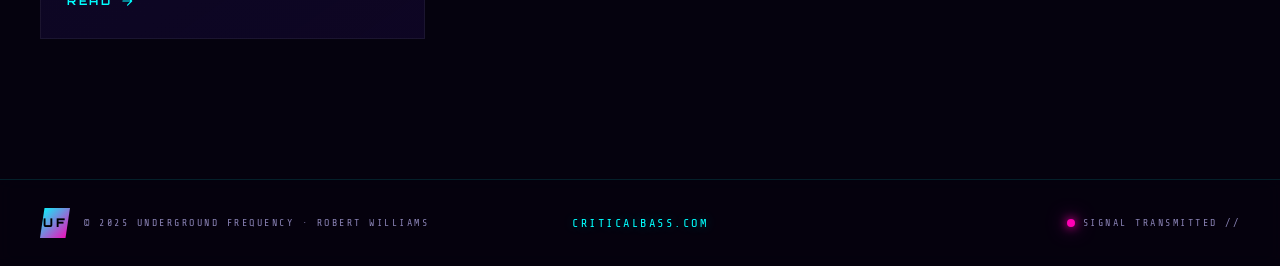
<file: notes/index.html>
<!DOCTYPE html>
<html lang="en">
<head>
<meta charset="UTF-8">
<meta name="viewport" content="width=device-width,initial-scale=1.0">
<meta name="theme-color" content="#05020e">
<title>Notes · Underground Frequency</title>
<meta name="description" content="Notes from Underground Frequency. Long-form writing on design, sound, and the underground scene by Rob Williams.">
<meta property="og:title" content="Notes · Underground Frequency">
<meta property="og:description" content="Long-form writing on design, sound, and the underground scene.">
<meta property="og:type" content="website">
<meta property="og:url" content="https://criticalbass.com/notes">
<meta property="og:image" content="https://criticalbass.vercel.app/og-card.png">
<meta property="og:image:width" content="1200">
<meta property="og:image:height" content="630">
<meta property="og:image:alt" content="Underground Frequency · I don't chase trends. I set them. · criticalbass.com">
<meta name="twitter:card" content="summary_large_image">
<link rel="icon" type="image/png" href="../cyber_logo.png">
<link rel="preconnect" href="https://fonts.googleapis.com">
<link rel="preconnect" href="https://fonts.gstatic.com" crossorigin>
<link href="https://fonts.googleapis.com/css2?family=Orbitron:wght@500;700;800;900&family=Rajdhani:wght@300;400;500;600;700&family=Share+Tech+Mono&display=swap" rel="stylesheet">
<link rel="stylesheet" href="../styles.css">
</head>
<body>

<canvas id="starfield" aria-hidden="true"></canvas>
<div class="grid-overlay" aria-hidden="true"></div>
<div class="scanlines" aria-hidden="true"></div>
<div class="scroll-progress" id="scroll-progress" aria-hidden="true"></div>

<nav id="nav">
  <a href="../index.html" class="nav-brand">
    <span class="nav-logo-mark">UF</span>
    <span class="nav-logo-text">Underground<br>Frequency</span>
  </a>
  <ul class="nav-links">
    <li><a href="../index.html#signal">Signal</a></li>
    <li><a href="../index.html#work">Work</a></li>
    <li><a href="../index.html#broadcast">Broadcast</a></li>
    <li><a href="index.html" class="active">Notes</a></li>
    <li><a href="../index.html#merch">Merch</a></li>
    <li><a href="../index.html#connect">Connect</a></li>
  </ul>
  <a href="https://twitch.tv/undergroundfrequency" target="_blank" rel="noopener" class="nav-cta">
    <span class="live-dot"></span>Tune In
  </a>
</nav>

<header class="page-hero" id="top">
  <div class="nebula nebula-1" aria-hidden="true"></div>
  <div class="nebula nebula-2" aria-hidden="true"></div>

  <div class="wrap page-hero-inner">
    <span class="page-eyebrow" data-reveal>
      <span class="live-dot"></span>
      <span>Long-form · Field notes · Transmissions</span>
    </span>
    <h1 class="page-title" data-reveal>
      <span class="glitch" data-text="NOTES">NOTES</span>
    </h1>
    <p class="page-lead" data-reveal>
      Deeper cuts than social allows. Long-form writing on design, sound, and the underground scene. Thoughts from the booth, the studio, and the margins in between.
    </p>
  </div>
</header>

<section class="section notes-section">
  <div class="wrap">
    <div class="section-head" data-reveal>
      <span class="section-number">// Latest</span>
      <span class="section-label">Transmissions</span>
    </div>
    <h2 class="section-title" data-reveal>Recent <span class="grad">Notes</span></h2>

    <div class="notes-featured" data-reveal>
      <a href="the-twitch-brand-system-designing-for-4k-while-viewers-watch-720p.html" class="note-card note-card-featured">
        <span class="note-featured-flag">// Latest transmission</span>
        <div class="note-card-body">
          <div class="note-meta">
            <span class="note-cat">Design</span>
            <span class="note-date">2026 · 04 · 23</span>
            <span class="note-read-time">9 min read</span>
          </div>
          <h3 class="note-title">The Twitch Brand System: What I Learned Designing Overlays for 4K While Viewers Watch at 720p</h3>
          <p class="note-excerpt">Why I build every overlay at 4K when most viewers watch at 720p. Readability rules, contrast over detail, safe zones, and designing for the canvas the viewer actually sees.</p>
          <span class="note-read">
            <span>Read the note</span>
            <svg viewBox="0 0 24 24" fill="none"><path d="M5 12h14M13 5l7 7-7 7" stroke="currentColor" stroke-width="2" stroke-linecap="round" stroke-linejoin="round"/></svg>
          </span>
        </div>
      </a>
    </div>

    <div class="notes-more-label" data-reveal>
      <span>// More transmissions</span>
    </div>

    <div class="notes-grid" data-reveal>
      <a href="how-i-built-a-16-second-raid-alert-overlay-in-obs.html" class="note-card">
        <div class="note-card-body">
          <div class="note-meta">
            <span class="note-cat">Streaming</span>
            <span class="note-date">2026 · 04 · 23</span>
          </div>
          <h3 class="note-title">How I Built a 16-Second Raid Alert Overlay in OBS for My Twitch Stream</h3>
          <p class="note-excerpt">The full walkthrough of building a cinematic custom raid alert. Four-phase glitch animation, vmin scaling, locked brand palette, pure HTML and CSS.</p>
          <span class="note-read">
            <span>Read</span>
            <svg viewBox="0 0 24 24" fill="none"><path d="M5 12h14M13 5l7 7-7 7" stroke="currentColor" stroke-width="2" stroke-linecap="round" stroke-linejoin="round"/></svg>
          </span>
        </div>
      </a>
    </div>
  </div>
</section>

<footer>
  <div class="footer-inner">
    <div class="footer-left">
      <span class="footer-mark">UF</span>
      <span>© 2025 Underground Frequency · Robert Williams</span>
    </div>
    <div class="footer-center">criticalbass.com</div>
    <div class="footer-right">
      <span class="live-dot"></span>
      <span>SIGNAL TRANSMITTED //</span>
    </div>
  </div>
</footer>

<script src="../script.js"></script>
</body>
</html>
</file>
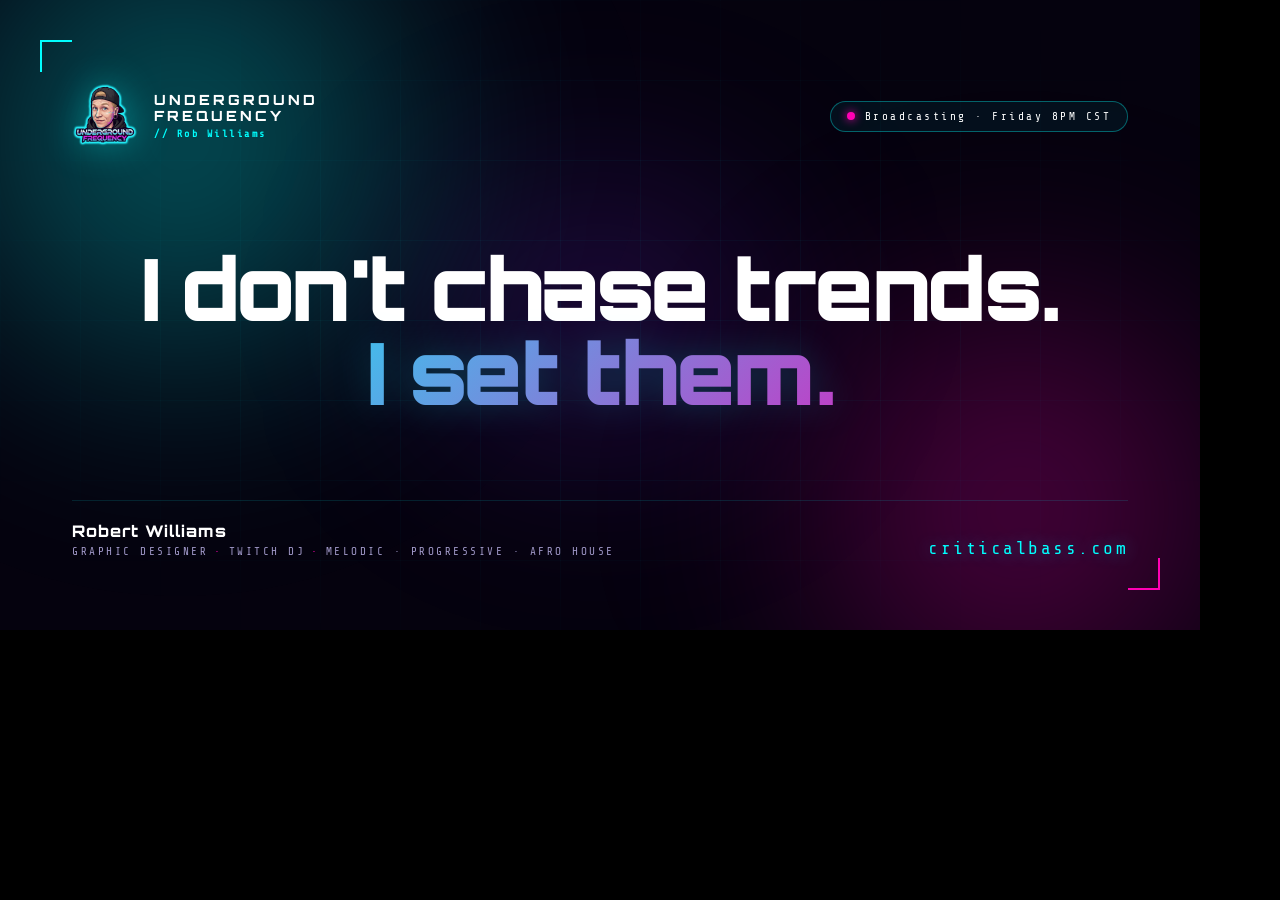
<file: og-card.html>
<!DOCTYPE html>
<html lang="en">
<head>
<meta charset="UTF-8">
<title>OG Card · Underground Frequency</title>
<link rel="preconnect" href="https://fonts.googleapis.com">
<link rel="preconnect" href="https://fonts.gstatic.com" crossorigin>
<link href="https://fonts.googleapis.com/css2?family=Orbitron:wght@700;800;900&family=Rajdhani:wght@400;500;600&family=Share+Tech+Mono&display=swap" rel="stylesheet">
<style>
  :root {
    --bg: #05020e;
    --cyan: #00ffff;
    --magenta: #ff00b4;
    --purple: #8a2bff;
    --white: #ffffff;
    --muted: #a098c8;
  }

  * { margin: 0; padding: 0; box-sizing: border-box; }

  html, body {
    width: 1200px;
    height: 630px;
    overflow: hidden;
    background: #000;
  }

  body {
    display: grid;
    place-items: center;
    font-family: 'Rajdhani', sans-serif;
  }

  .og-card {
    position: relative;
    width: 1200px;
    height: 630px;
    background: var(--bg);
    overflow: hidden;
  }

  /* Background FX */
  .nebula {
    position: absolute;
    border-radius: 50%;
    filter: blur(90px);
    pointer-events: none;
  }
  .nebula-cyan {
    width: 720px; height: 720px;
    background: radial-gradient(circle, rgba(0, 255, 255, 0.38), transparent 65%);
    top: -220px; left: -180px;
  }
  .nebula-magenta {
    width: 640px; height: 640px;
    background: radial-gradient(circle, rgba(255, 0, 180, 0.35), transparent 65%);
    bottom: -200px; right: -140px;
  }
  .nebula-purple {
    width: 520px; height: 420px;
    background: radial-gradient(ellipse at center, rgba(138, 43, 255, 0.28), transparent 65%);
    top: 50%; left: 50%;
    transform: translate(-50%, -50%);
  }

  .grid-overlay {
    position: absolute;
    inset: 0;
    background-image:
      linear-gradient(rgba(0, 255, 255, 0.04) 1px, transparent 1px),
      linear-gradient(90deg, rgba(0, 255, 255, 0.04) 1px, transparent 1px);
    background-size: 80px 80px;
    mask-image: radial-gradient(ellipse at center, rgba(0,0,0,0.9) 35%, transparent 85%);
    -webkit-mask-image: radial-gradient(ellipse at center, rgba(0,0,0,0.9) 35%, transparent 85%);
  }

  /* Corner brackets */
  .bracket {
    position: absolute;
    width: 32px; height: 32px;
  }
  .bracket-tl {
    top: 40px; left: 40px;
    border-top: 2px solid var(--cyan);
    border-left: 2px solid var(--cyan);
  }
  .bracket-br {
    bottom: 40px; right: 40px;
    border-bottom: 2px solid var(--magenta);
    border-right: 2px solid var(--magenta);
  }

  /* Content layout */
  .content {
    position: absolute;
    inset: 72px 72px;
    display: grid;
    grid-template-rows: auto 1fr auto;
    align-items: center;
  }

  .top-row {
    display: flex;
    justify-content: space-between;
    align-items: center;
  }

  .logo-mark {
    display: flex;
    align-items: center;
    gap: 16px;
  }
  .logo-img {
    height: 88px;
    width: auto;
    filter: drop-shadow(0 0 18px rgba(0, 255, 255, 0.35));
  }
  .logo-text {
    font-family: 'Orbitron', monospace;
    font-size: 14px;
    font-weight: 800;
    letter-spacing: 3px;
    line-height: 1.15;
    color: var(--white);
  }
  .logo-text small {
    display: block;
    font-family: 'Share Tech Mono', monospace;
    font-size: 10px;
    letter-spacing: 2.5px;
    color: var(--cyan);
    margin-top: 4px;
  }

  .live-pill {
    display: inline-flex;
    align-items: center;
    gap: 10px;
    font-family: 'Share Tech Mono', monospace;
    font-size: 11px;
    letter-spacing: 2.5px;
    color: var(--white);
    padding: 8px 16px;
    border: 1px solid rgba(0, 255, 255, 0.35);
    background: rgba(0, 255, 255, 0.06);
    border-radius: 100px;
  }
  .live-dot {
    width: 8px; height: 8px;
    border-radius: 50%;
    background: var(--magenta);
    box-shadow: 0 0 10px var(--magenta);
  }

  .tagline {
    font-family: 'Orbitron', monospace;
    font-weight: 900;
    font-size: 86px;
    line-height: 0.98;
    letter-spacing: -2.5px;
    text-align: center;
  }
  .tagline-line-1 { color: var(--white); display: block; }
  .tagline-line-2 {
    display: block;
    background: linear-gradient(135deg, var(--cyan) 0%, var(--magenta) 100%);
    -webkit-background-clip: text;
    background-clip: text;
    -webkit-text-fill-color: transparent;
    filter: drop-shadow(0 0 18px rgba(0, 255, 255, 0.2));
  }

  .bottom-row {
    display: flex;
    justify-content: space-between;
    align-items: flex-end;
    padding-top: 20px;
    border-top: 1px solid rgba(0, 255, 255, 0.12);
  }

  .bottom-meta {
    display: flex;
    flex-direction: column;
    gap: 4px;
  }
  .bottom-name {
    font-family: 'Orbitron', monospace;
    font-size: 16px;
    font-weight: 800;
    letter-spacing: 1px;
    color: var(--white);
  }
  .bottom-role {
    font-family: 'Share Tech Mono', monospace;
    font-size: 11px;
    letter-spacing: 2.5px;
    color: var(--muted);
    text-transform: uppercase;
  }
  .bottom-role .sep { color: var(--magenta); margin: 0 6px; }

  .bottom-url {
    font-family: 'Share Tech Mono', monospace;
    font-size: 18px;
    letter-spacing: 2.5px;
    color: var(--cyan);
    text-shadow: 0 0 18px rgba(0, 255, 255, 0.45);
  }
</style>
</head>
<body>

<div class="og-card">
  <div class="nebula nebula-cyan"></div>
  <div class="nebula nebula-magenta"></div>
  <div class="nebula nebula-purple"></div>
  <div class="grid-overlay"></div>

  <div class="bracket bracket-tl"></div>
  <div class="bracket bracket-br"></div>

  <div class="content">
    <div class="top-row">
      <div class="logo-mark">
        <img src="cyber_logo.png" alt="Underground Frequency" class="logo-img">
        <div class="logo-text">
          UNDERGROUND<br>FREQUENCY
          <small>// Rob Williams</small>
        </div>
      </div>
      <div class="live-pill">
        <span class="live-dot"></span>
        <span>Broadcasting · Friday 8PM CST</span>
      </div>
    </div>

    <div class="tagline">
      <span class="tagline-line-1">I don't chase trends.</span>
      <span class="tagline-line-2">I set them.</span>
    </div>

    <div class="bottom-row">
      <div class="bottom-meta">
        <span class="bottom-name">Robert Williams</span>
        <span class="bottom-role">Graphic Designer<span class="sep">·</span>Twitch DJ<span class="sep">·</span>Melodic · Progressive · Afro House</span>
      </div>
      <div class="bottom-url">criticalbass.com</div>
    </div>
  </div>
</div>

</body>
</html>
</file>
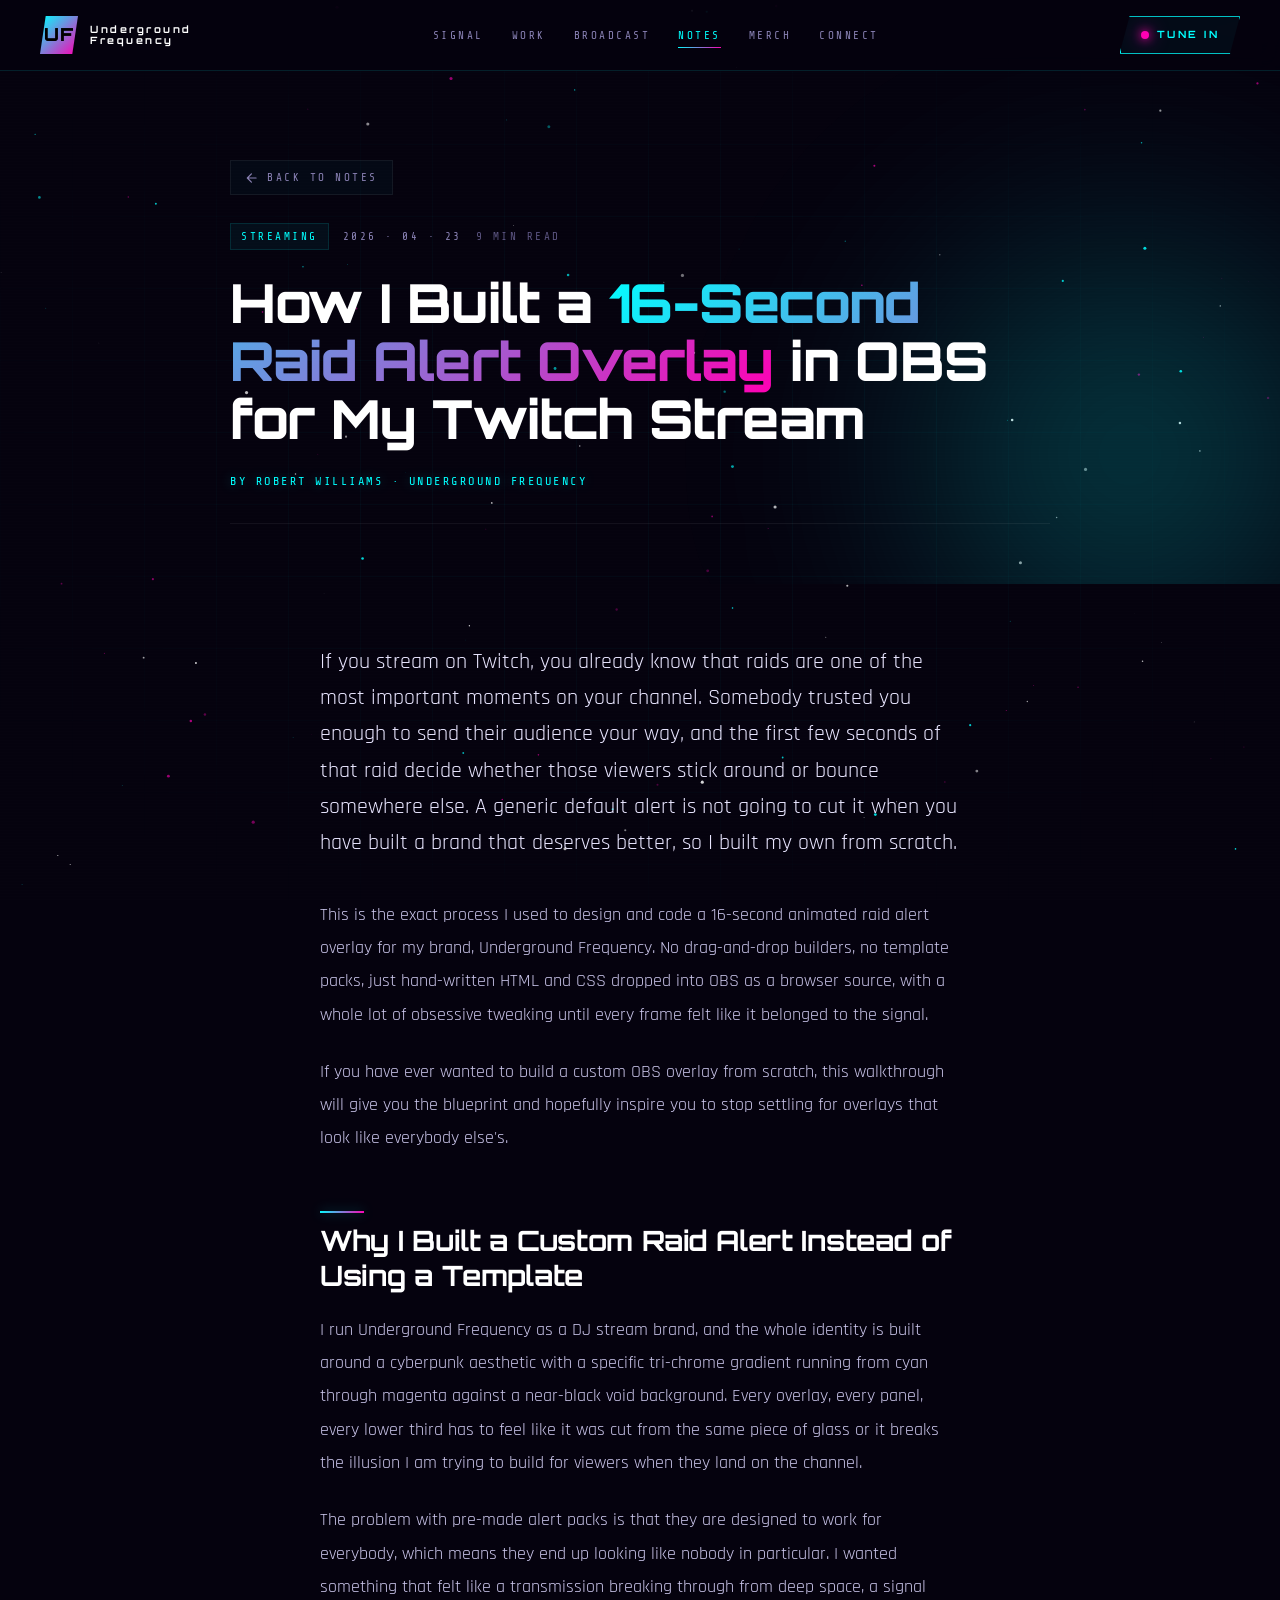
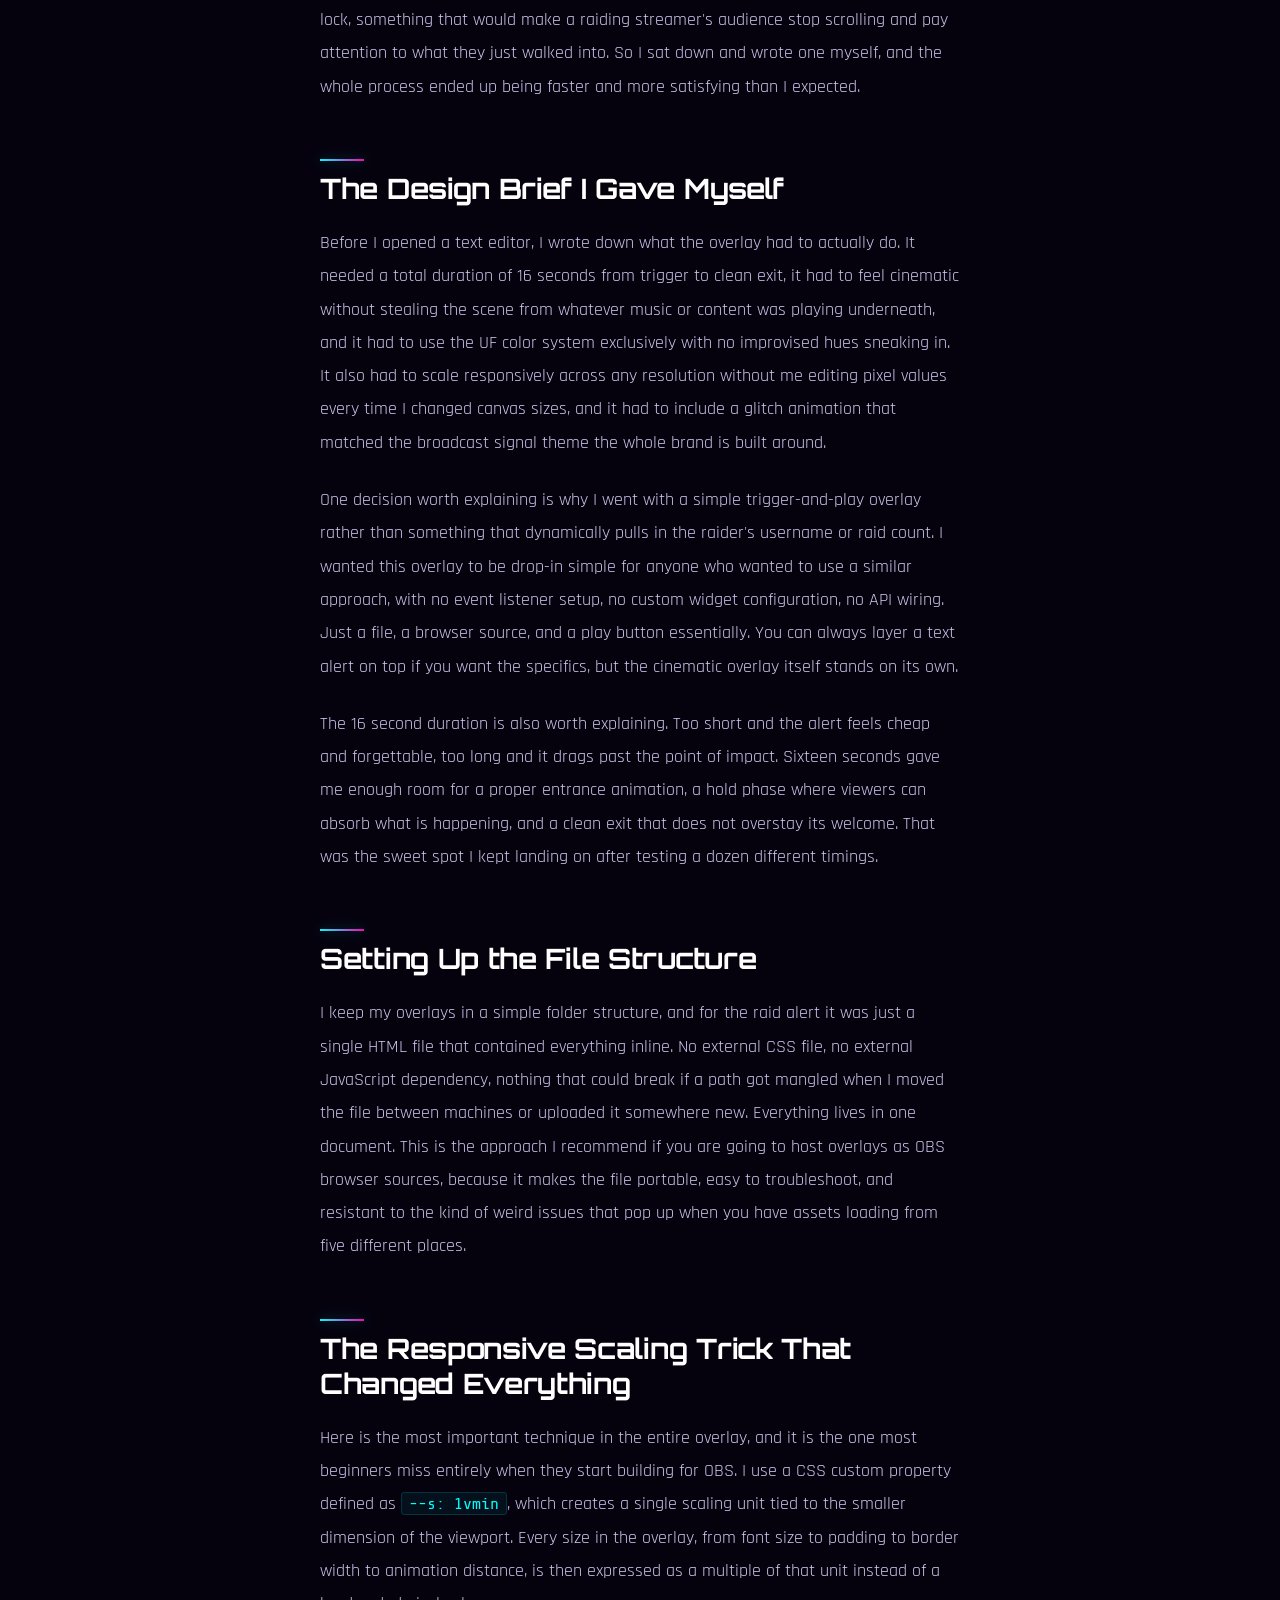
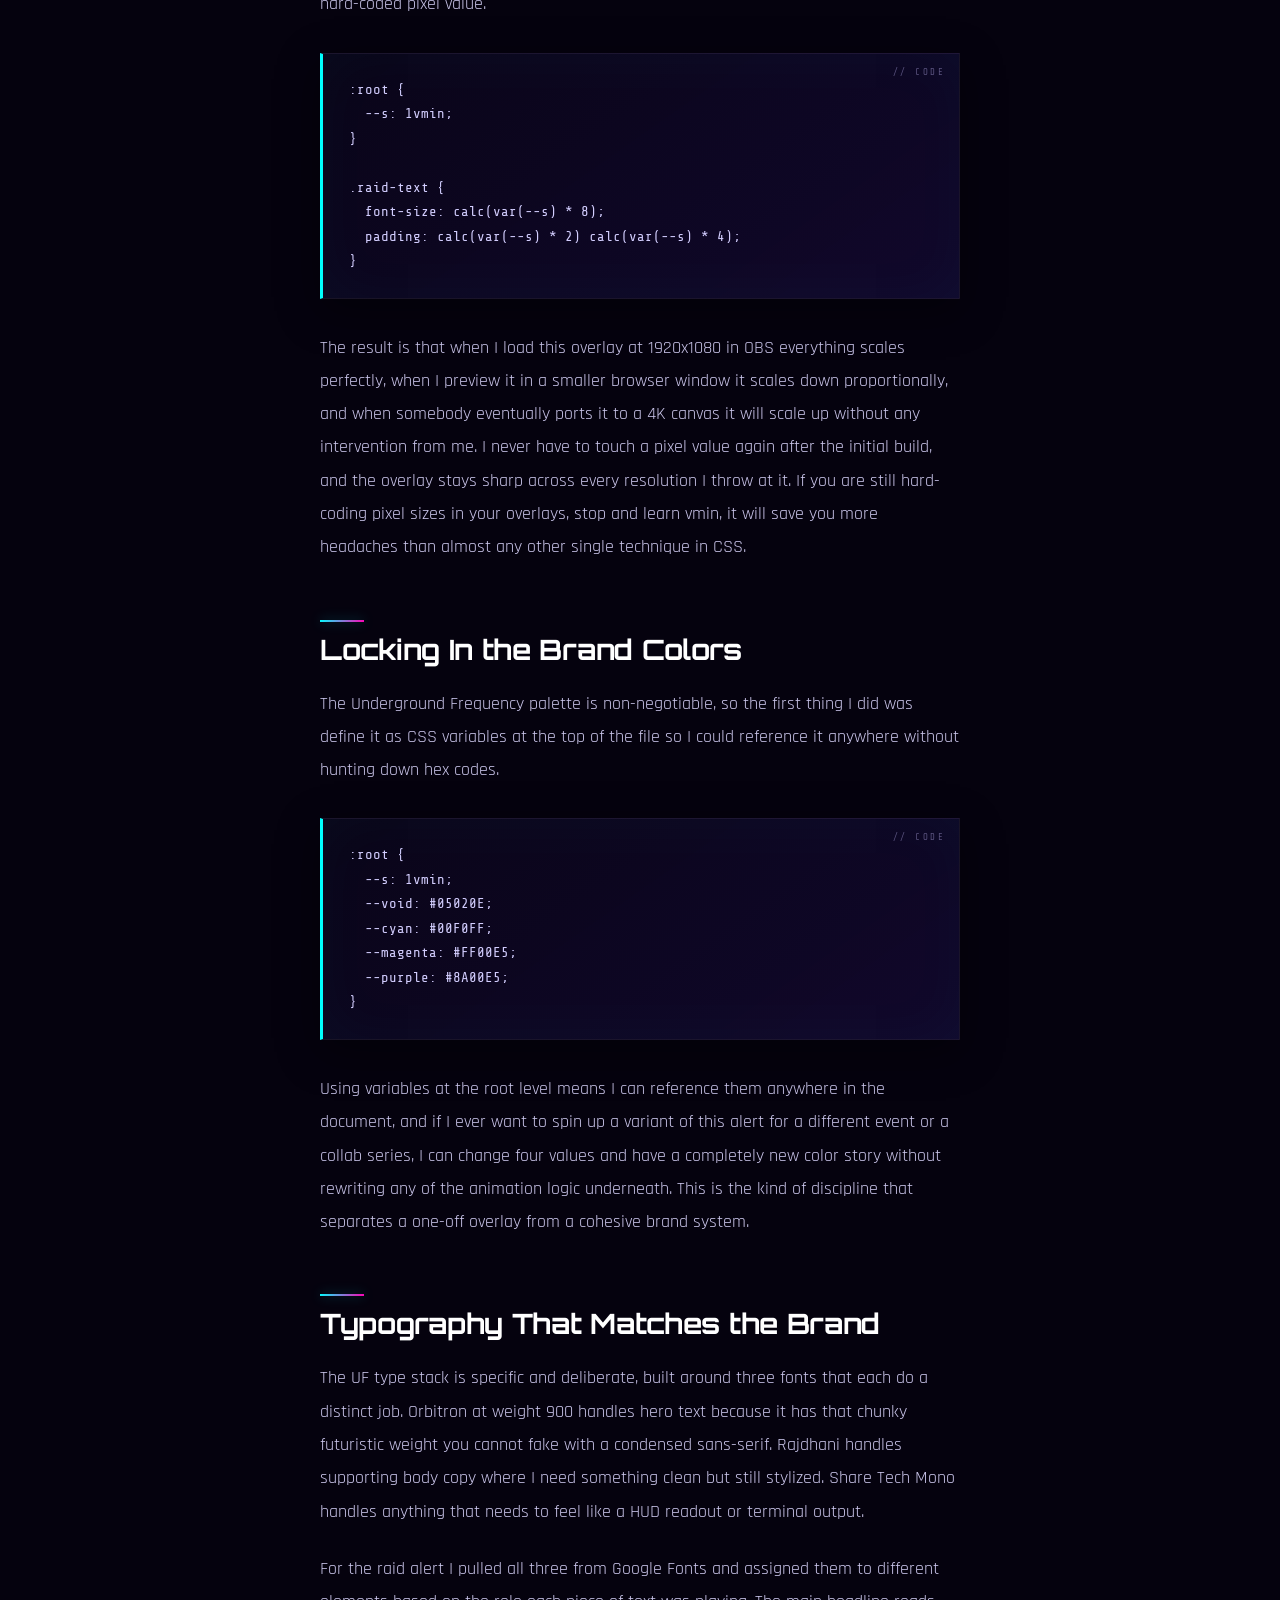
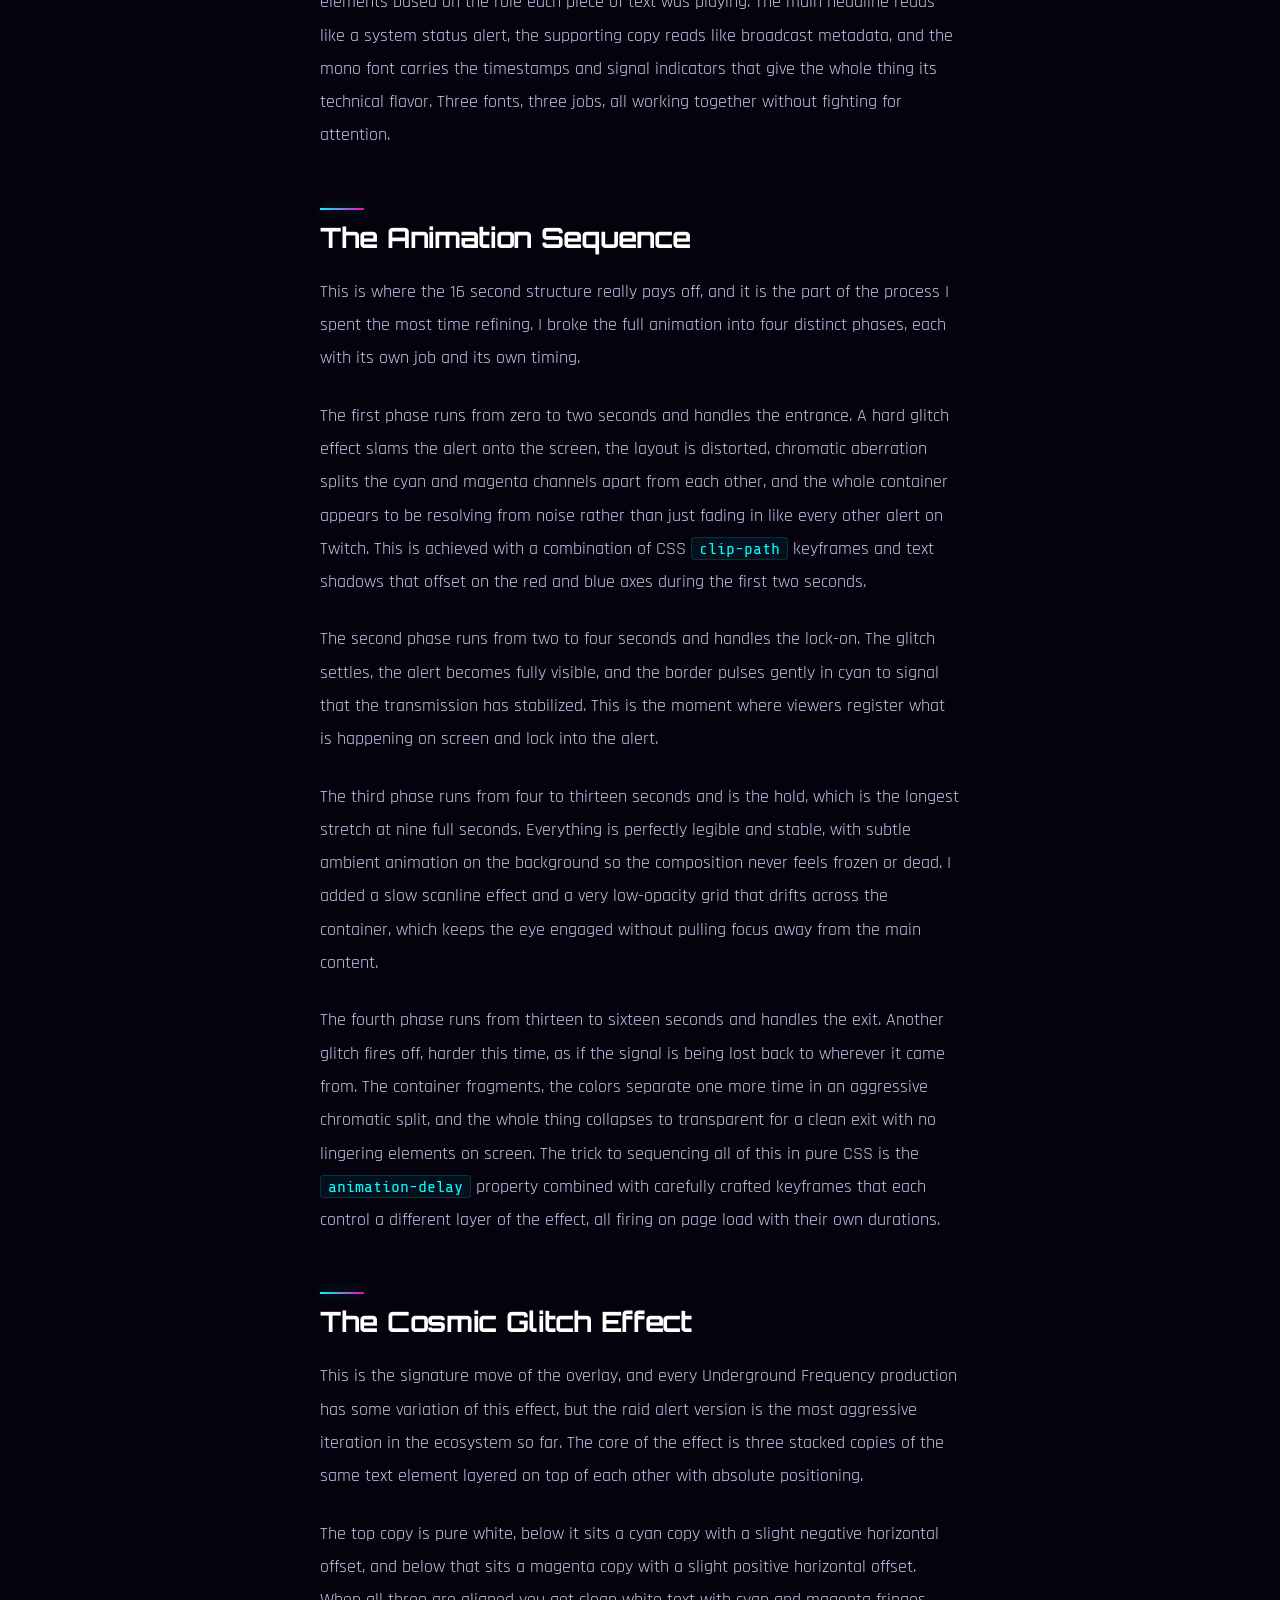
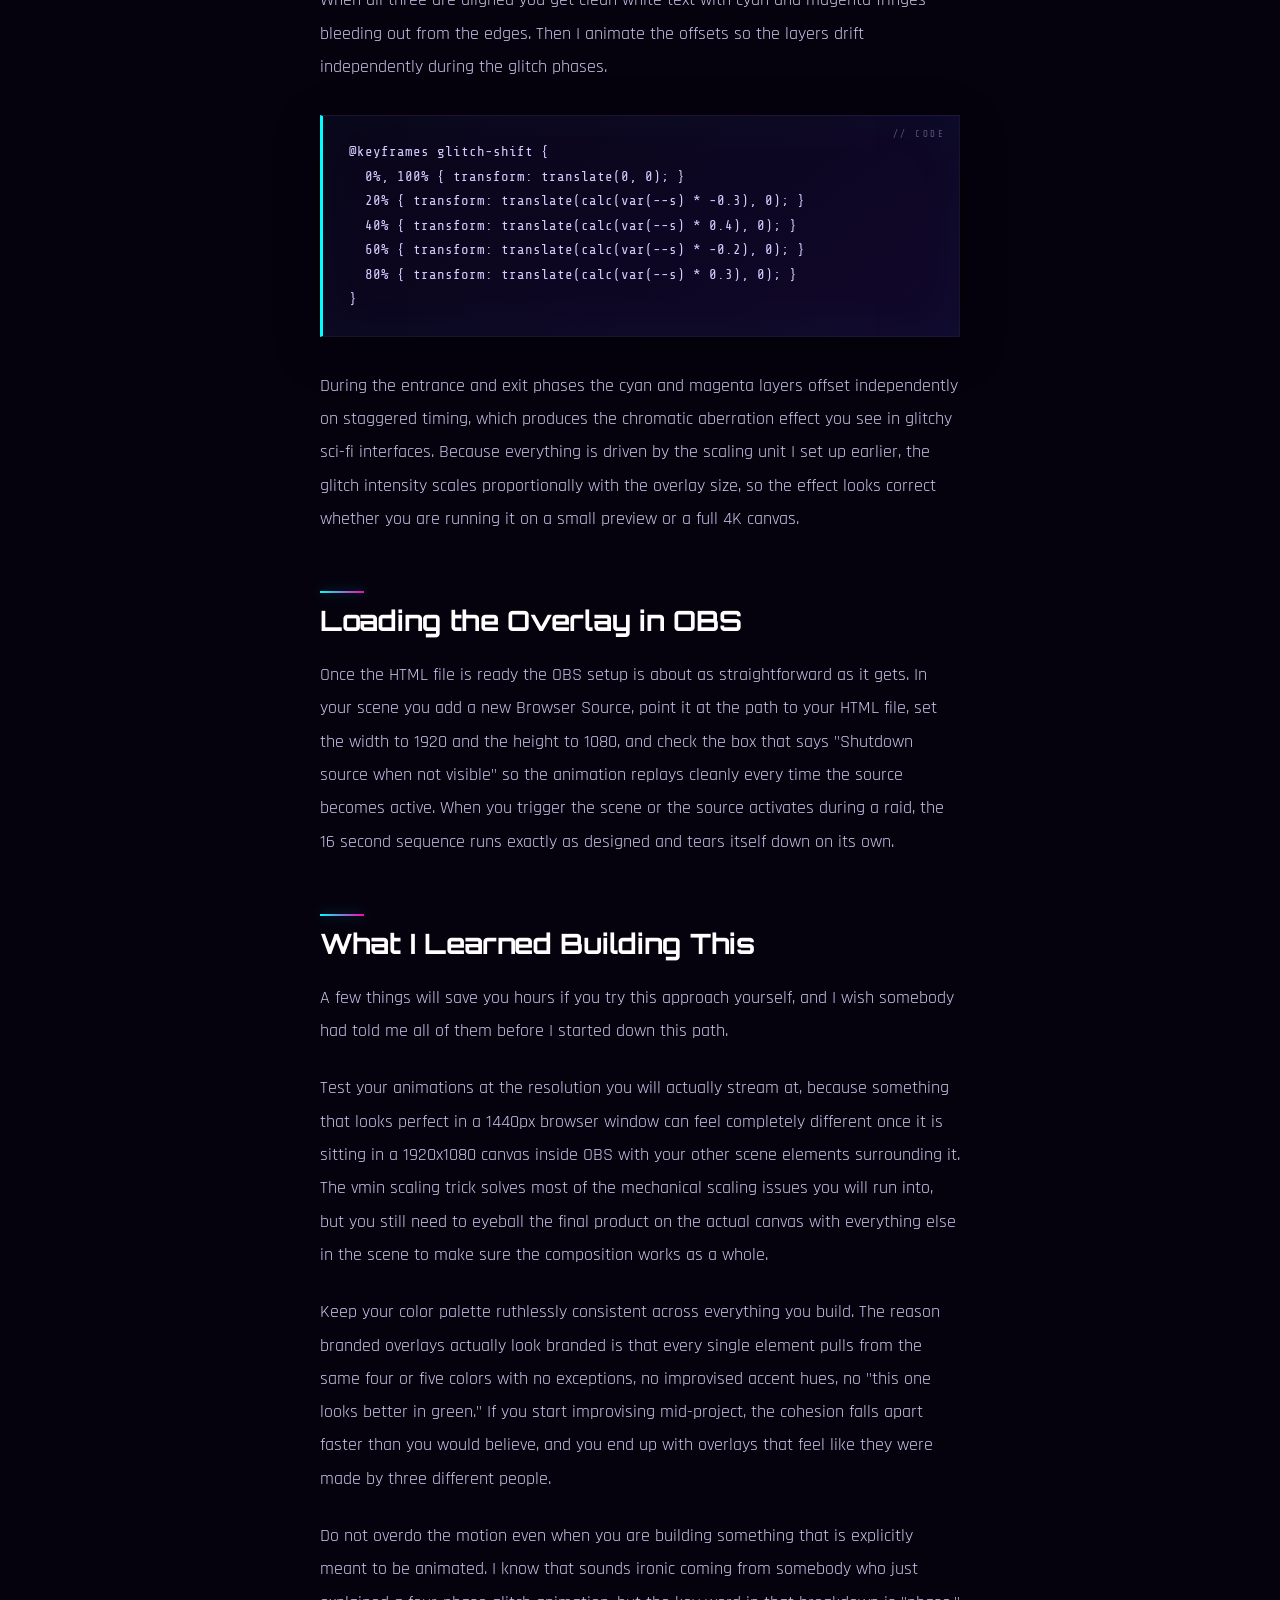
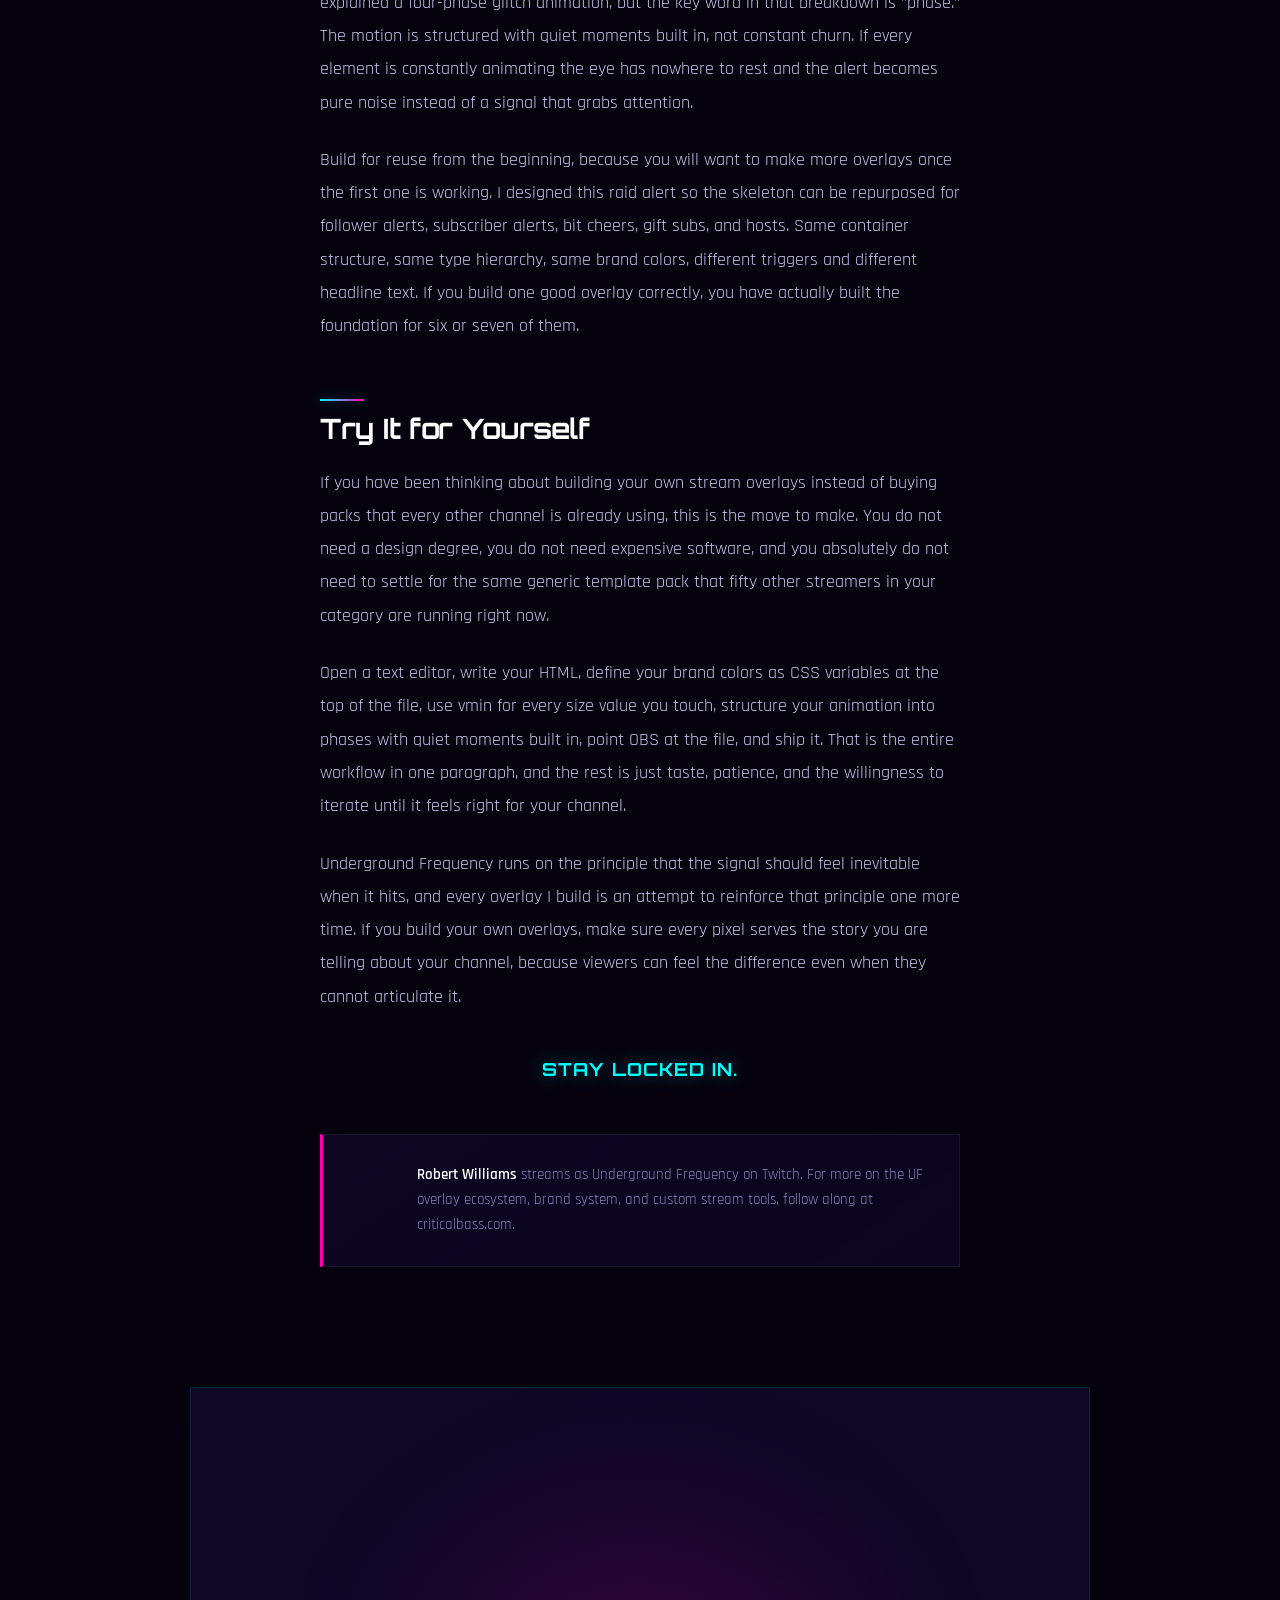
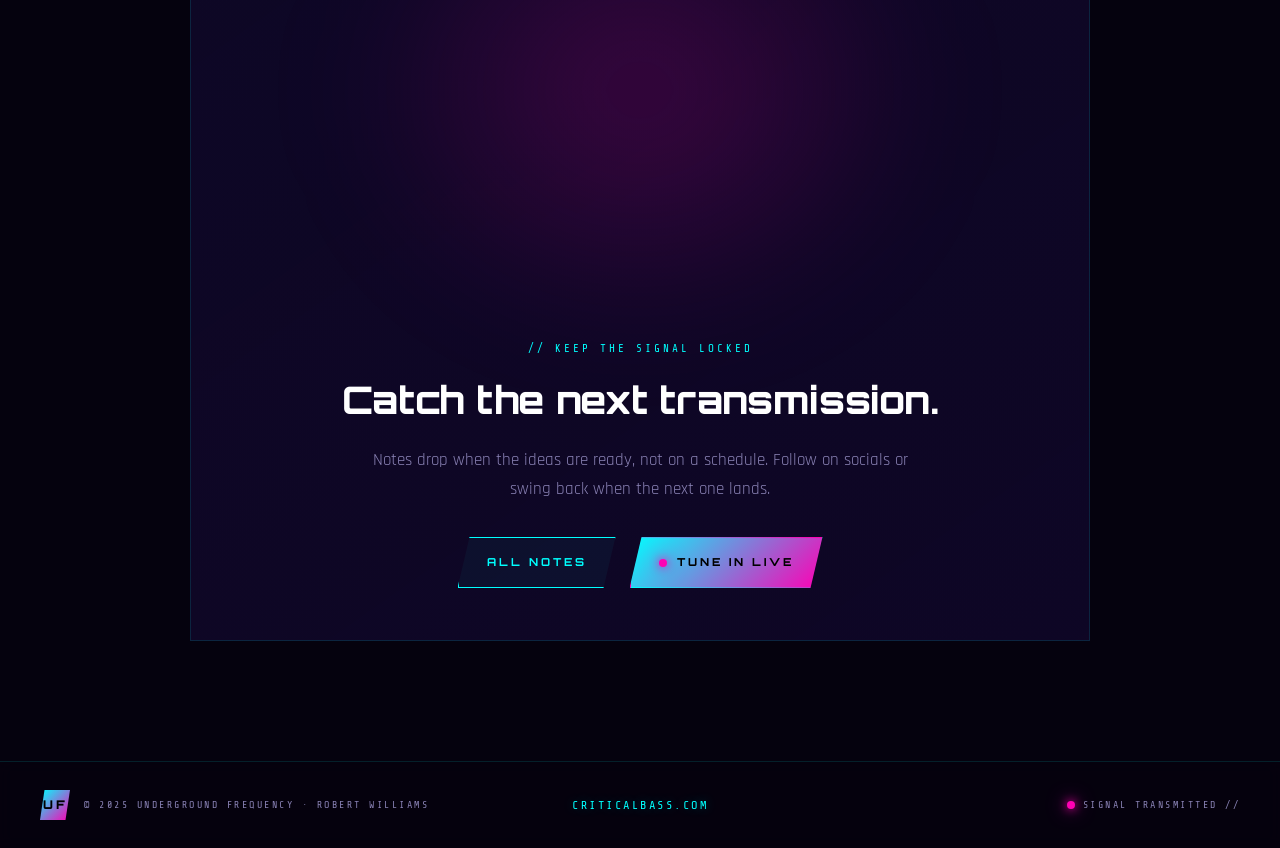
<file: notes/how-i-built-a-16-second-raid-alert-overlay-in-obs.html>
<!DOCTYPE html>
<html lang="en">
<head>
<meta charset="UTF-8">
<meta name="viewport" content="width=device-width,initial-scale=1.0">
<meta name="theme-color" content="#05020e">
<title>How I Built a 16-Second Raid Alert Overlay in OBS · Underground Frequency</title>
<meta name="description" content="Walkthrough of building a cinematic custom raid alert overlay for Twitch from scratch. Four-phase glitch animation, vmin scaling, and a locked brand palette in pure HTML and CSS.">
<meta property="og:title" content="How I Built a 16-Second Raid Alert Overlay in OBS">
<meta property="og:description" content="The full walkthrough of building a cinematic custom raid alert for Twitch from scratch in pure HTML and CSS.">
<meta property="og:type" content="article">
<meta property="og:url" content="https://criticalbass.com/notes/how-i-built-a-16-second-raid-alert-overlay-in-obs">
<meta property="og:image" content="https://criticalbass.vercel.app/og-card.png">
<meta property="og:image:width" content="1200">
<meta property="og:image:height" content="630">
<meta property="og:image:alt" content="Underground Frequency · I don't chase trends. I set them. · criticalbass.com">
<meta name="twitter:card" content="summary_large_image">
<link rel="icon" type="image/png" href="../cyber_logo.png">
<link rel="preconnect" href="https://fonts.googleapis.com">
<link rel="preconnect" href="https://fonts.gstatic.com" crossorigin>
<link href="https://fonts.googleapis.com/css2?family=Orbitron:wght@500;700;800;900&family=Rajdhani:wght@300;400;500;600;700&family=Share+Tech+Mono&display=swap" rel="stylesheet">
<link rel="stylesheet" href="../styles.css">
</head>
<body>

<canvas id="starfield" aria-hidden="true"></canvas>
<div class="grid-overlay" aria-hidden="true"></div>
<div class="scanlines" aria-hidden="true"></div>
<div class="scroll-progress" id="scroll-progress" aria-hidden="true"></div>

<nav id="nav">
  <a href="../index.html" class="nav-brand">
    <span class="nav-logo-mark">UF</span>
    <span class="nav-logo-text">Underground<br>Frequency</span>
  </a>
  <ul class="nav-links">
    <li><a href="../index.html#signal">Signal</a></li>
    <li><a href="../index.html#work">Work</a></li>
    <li><a href="../index.html#broadcast">Broadcast</a></li>
    <li><a href="index.html" class="active">Notes</a></li>
    <li><a href="../index.html#merch">Merch</a></li>
    <li><a href="../index.html#connect">Connect</a></li>
  </ul>
  <a href="https://twitch.tv/undergroundfrequency" target="_blank" rel="noopener" class="nav-cta">
    <span class="live-dot"></span>Tune In
  </a>
</nav>

<article class="article">
  <header class="article-hero">
    <div class="nebula nebula-2" aria-hidden="true"></div>
    <div class="wrap article-hero-inner">
      <a href="index.html" class="article-back" data-reveal>
        <svg viewBox="0 0 24 24" fill="none"><path d="M19 12H5M11 19l-7-7 7-7" stroke="currentColor" stroke-width="2" stroke-linecap="round" stroke-linejoin="round"/></svg>
        <span>Back to Notes</span>
      </a>
      <div class="article-meta" data-reveal>
        <span class="note-cat">Streaming</span>
        <span class="article-date">2026 · 04 · 23</span>
        <span class="article-read">9 min read</span>
      </div>
      <h1 class="article-title" data-reveal>
        How I Built a <span class="grad">16-Second Raid Alert Overlay</span> in OBS for My Twitch Stream
      </h1>
      <p class="article-byline" data-reveal>By Robert Williams · Underground Frequency</p>
    </div>
  </header>

  <div class="article-body wrap">
    <p class="article-lede" data-reveal>If you stream on Twitch, you already know that raids are one of the most important moments on your channel. Somebody trusted you enough to send their audience your way, and the first few seconds of that raid decide whether those viewers stick around or bounce somewhere else. A generic default alert is not going to cut it when you have built a brand that deserves better, so I built my own from scratch.</p>

    <p>This is the exact process I used to design and code a 16-second animated raid alert overlay for my brand, Underground Frequency. No drag-and-drop builders, no template packs, just hand-written HTML and CSS dropped into OBS as a browser source, with a whole lot of obsessive tweaking until every frame felt like it belonged to the signal.</p>

    <p>If you have ever wanted to build a custom OBS overlay from scratch, this walkthrough will give you the blueprint and hopefully inspire you to stop settling for overlays that look like everybody else's.</p>

    <h2>Why I Built a Custom Raid Alert Instead of Using a Template</h2>

    <p>I run Underground Frequency as a DJ stream brand, and the whole identity is built around a cyberpunk aesthetic with a specific tri-chrome gradient running from cyan through magenta against a near-black void background. Every overlay, every panel, every lower third has to feel like it was cut from the same piece of glass or it breaks the illusion I am trying to build for viewers when they land on the channel.</p>

    <p>The problem with pre-made alert packs is that they are designed to work for everybody, which means they end up looking like nobody in particular. I wanted something that felt like a transmission breaking through from deep space, a signal lock, something that would make a raiding streamer's audience stop scrolling and pay attention to what they just walked into. So I sat down and wrote one myself, and the whole process ended up being faster and more satisfying than I expected.</p>

    <h2>The Design Brief I Gave Myself</h2>

    <p>Before I opened a text editor, I wrote down what the overlay had to actually do. It needed a total duration of 16 seconds from trigger to clean exit, it had to feel cinematic without stealing the scene from whatever music or content was playing underneath, and it had to use the UF color system exclusively with no improvised hues sneaking in. It also had to scale responsively across any resolution without me editing pixel values every time I changed canvas sizes, and it had to include a glitch animation that matched the broadcast signal theme the whole brand is built around.</p>

    <p>One decision worth explaining is why I went with a simple trigger-and-play overlay rather than something that dynamically pulls in the raider's username or raid count. I wanted this overlay to be drop-in simple for anyone who wanted to use a similar approach, with no event listener setup, no custom widget configuration, no API wiring. Just a file, a browser source, and a play button essentially. You can always layer a text alert on top if you want the specifics, but the cinematic overlay itself stands on its own.</p>

    <p>The 16 second duration is also worth explaining. Too short and the alert feels cheap and forgettable, too long and it drags past the point of impact. Sixteen seconds gave me enough room for a proper entrance animation, a hold phase where viewers can absorb what is happening, and a clean exit that does not overstay its welcome. That was the sweet spot I kept landing on after testing a dozen different timings.</p>

    <h2>Setting Up the File Structure</h2>

    <p>I keep my overlays in a simple folder structure, and for the raid alert it was just a single HTML file that contained everything inline. No external CSS file, no external JavaScript dependency, nothing that could break if a path got mangled when I moved the file between machines or uploaded it somewhere new. Everything lives in one document. This is the approach I recommend if you are going to host overlays as OBS browser sources, because it makes the file portable, easy to troubleshoot, and resistant to the kind of weird issues that pop up when you have assets loading from five different places.</p>

    <h2>The Responsive Scaling Trick That Changed Everything</h2>

    <p>Here is the most important technique in the entire overlay, and it is the one most beginners miss entirely when they start building for OBS. I use a CSS custom property defined as <code>--s: 1vmin</code>, which creates a single scaling unit tied to the smaller dimension of the viewport. Every size in the overlay, from font size to padding to border width to animation distance, is then expressed as a multiple of that unit instead of a hard-coded pixel value.</p>

    <pre><code>:root {
  --s: 1vmin;
}

.raid-text {
  font-size: calc(var(--s) * 8);
  padding: calc(var(--s) * 2) calc(var(--s) * 4);
}</code></pre>

    <p>The result is that when I load this overlay at 1920x1080 in OBS everything scales perfectly, when I preview it in a smaller browser window it scales down proportionally, and when somebody eventually ports it to a 4K canvas it will scale up without any intervention from me. I never have to touch a pixel value again after the initial build, and the overlay stays sharp across every resolution I throw at it. If you are still hard-coding pixel sizes in your overlays, stop and learn vmin, it will save you more headaches than almost any other single technique in CSS.</p>

    <h2>Locking In the Brand Colors</h2>

    <p>The Underground Frequency palette is non-negotiable, so the first thing I did was define it as CSS variables at the top of the file so I could reference it anywhere without hunting down hex codes.</p>

    <pre><code>:root {
  --s: 1vmin;
  --void: #05020E;
  --cyan: #00F0FF;
  --magenta: #FF00E5;
  --purple: #8A00E5;
}</code></pre>

    <p>Using variables at the root level means I can reference them anywhere in the document, and if I ever want to spin up a variant of this alert for a different event or a collab series, I can change four values and have a completely new color story without rewriting any of the animation logic underneath. This is the kind of discipline that separates a one-off overlay from a cohesive brand system.</p>

    <h2>Typography That Matches the Brand</h2>

    <p>The UF type stack is specific and deliberate, built around three fonts that each do a distinct job. Orbitron at weight 900 handles hero text because it has that chunky futuristic weight you cannot fake with a condensed sans-serif. Rajdhani handles supporting body copy where I need something clean but still stylized. Share Tech Mono handles anything that needs to feel like a HUD readout or terminal output.</p>

    <p>For the raid alert I pulled all three from Google Fonts and assigned them to different elements based on the role each piece of text was playing. The main headline reads like a system status alert, the supporting copy reads like broadcast metadata, and the mono font carries the timestamps and signal indicators that give the whole thing its technical flavor. Three fonts, three jobs, all working together without fighting for attention.</p>

    <h2>The Animation Sequence</h2>

    <p>This is where the 16 second structure really pays off, and it is the part of the process I spent the most time refining. I broke the full animation into four distinct phases, each with its own job and its own timing.</p>

    <p>The first phase runs from zero to two seconds and handles the entrance. A hard glitch effect slams the alert onto the screen, the layout is distorted, chromatic aberration splits the cyan and magenta channels apart from each other, and the whole container appears to be resolving from noise rather than just fading in like every other alert on Twitch. This is achieved with a combination of CSS <code>clip-path</code> keyframes and text shadows that offset on the red and blue axes during the first two seconds.</p>

    <p>The second phase runs from two to four seconds and handles the lock-on. The glitch settles, the alert becomes fully visible, and the border pulses gently in cyan to signal that the transmission has stabilized. This is the moment where viewers register what is happening on screen and lock into the alert.</p>

    <p>The third phase runs from four to thirteen seconds and is the hold, which is the longest stretch at nine full seconds. Everything is perfectly legible and stable, with subtle ambient animation on the background so the composition never feels frozen or dead. I added a slow scanline effect and a very low-opacity grid that drifts across the container, which keeps the eye engaged without pulling focus away from the main content.</p>

    <p>The fourth phase runs from thirteen to sixteen seconds and handles the exit. Another glitch fires off, harder this time, as if the signal is being lost back to wherever it came from. The container fragments, the colors separate one more time in an aggressive chromatic split, and the whole thing collapses to transparent for a clean exit with no lingering elements on screen. The trick to sequencing all of this in pure CSS is the <code>animation-delay</code> property combined with carefully crafted keyframes that each control a different layer of the effect, all firing on page load with their own durations.</p>

    <h2>The Cosmic Glitch Effect</h2>

    <p>This is the signature move of the overlay, and every Underground Frequency production has some variation of this effect, but the raid alert version is the most aggressive iteration in the ecosystem so far. The core of the effect is three stacked copies of the same text element layered on top of each other with absolute positioning.</p>

    <p>The top copy is pure white, below it sits a cyan copy with a slight negative horizontal offset, and below that sits a magenta copy with a slight positive horizontal offset. When all three are aligned you get clean white text with cyan and magenta fringes bleeding out from the edges. Then I animate the offsets so the layers drift independently during the glitch phases.</p>

    <pre><code>@keyframes glitch-shift {
  0%, 100% { transform: translate(0, 0); }
  20% { transform: translate(calc(var(--s) * -0.3), 0); }
  40% { transform: translate(calc(var(--s) * 0.4), 0); }
  60% { transform: translate(calc(var(--s) * -0.2), 0); }
  80% { transform: translate(calc(var(--s) * 0.3), 0); }
}</code></pre>

    <p>During the entrance and exit phases the cyan and magenta layers offset independently on staggered timing, which produces the chromatic aberration effect you see in glitchy sci-fi interfaces. Because everything is driven by the scaling unit I set up earlier, the glitch intensity scales proportionally with the overlay size, so the effect looks correct whether you are running it on a small preview or a full 4K canvas.</p>

    <h2>Loading the Overlay in OBS</h2>

    <p>Once the HTML file is ready the OBS setup is about as straightforward as it gets. In your scene you add a new Browser Source, point it at the path to your HTML file, set the width to 1920 and the height to 1080, and check the box that says "Shutdown source when not visible" so the animation replays cleanly every time the source becomes active. When you trigger the scene or the source activates during a raid, the 16 second sequence runs exactly as designed and tears itself down on its own.</p>

    <h2>What I Learned Building This</h2>

    <p>A few things will save you hours if you try this approach yourself, and I wish somebody had told me all of them before I started down this path.</p>

    <p>Test your animations at the resolution you will actually stream at, because something that looks perfect in a 1440px browser window can feel completely different once it is sitting in a 1920x1080 canvas inside OBS with your other scene elements surrounding it. The vmin scaling trick solves most of the mechanical scaling issues you will run into, but you still need to eyeball the final product on the actual canvas with everything else in the scene to make sure the composition works as a whole.</p>

    <p>Keep your color palette ruthlessly consistent across everything you build. The reason branded overlays actually look branded is that every single element pulls from the same four or five colors with no exceptions, no improvised accent hues, no "this one looks better in green." If you start improvising mid-project, the cohesion falls apart faster than you would believe, and you end up with overlays that feel like they were made by three different people.</p>

    <p>Do not overdo the motion even when you are building something that is explicitly meant to be animated. I know that sounds ironic coming from somebody who just explained a four-phase glitch animation, but the key word in that breakdown is "phase." The motion is structured with quiet moments built in, not constant churn. If every element is constantly animating the eye has nowhere to rest and the alert becomes pure noise instead of a signal that grabs attention.</p>

    <p>Build for reuse from the beginning, because you will want to make more overlays once the first one is working. I designed this raid alert so the skeleton can be repurposed for follower alerts, subscriber alerts, bit cheers, gift subs, and hosts. Same container structure, same type hierarchy, same brand colors, different triggers and different headline text. If you build one good overlay correctly, you have actually built the foundation for six or seven of them.</p>

    <h2>Try It for Yourself</h2>

    <p>If you have been thinking about building your own stream overlays instead of buying packs that every other channel is already using, this is the move to make. You do not need a design degree, you do not need expensive software, and you absolutely do not need to settle for the same generic template pack that fifty other streamers in your category are running right now.</p>

    <p>Open a text editor, write your HTML, define your brand colors as CSS variables at the top of the file, use vmin for every size value you touch, structure your animation into phases with quiet moments built in, point OBS at the file, and ship it. That is the entire workflow in one paragraph, and the rest is just taste, patience, and the willingness to iterate until it feels right for your channel.</p>

    <p>Underground Frequency runs on the principle that the signal should feel inevitable when it hits, and every overlay I build is an attempt to reinforce that principle one more time. If you build your own overlays, make sure every pixel serves the story you are telling about your channel, because viewers can feel the difference even when they cannot articulate it.</p>

    <p class="article-signoff">Stay locked in.</p>

    <aside class="article-author" data-reveal>
      <div class="article-author-mark">UF</div>
      <p><strong>Robert Williams</strong> streams as Underground Frequency on Twitch. For more on the UF overlay ecosystem, brand system, and custom stream tools, follow along at criticalbass.com.</p>
    </aside>
  </div>
</article>

<section class="article-outro">
  <div class="wrap">
    <div class="outro-card">
      <div class="outro-glow" aria-hidden="true"></div>
      <span class="section-label">// Keep the signal locked</span>
      <h3>Catch the next transmission.</h3>
      <p>Notes drop when the ideas are ready, not on a schedule. Follow on socials or swing back when the next one lands.</p>
      <div class="outro-ctas">
        <a href="index.html" class="btn btn-ghost">
          <span>All Notes</span>
        </a>
        <a href="https://twitch.tv/undergroundfrequency" target="_blank" rel="noopener" class="btn btn-primary">
          <span class="live-dot"></span>
          <span>Tune In Live</span>
        </a>
      </div>
    </div>
  </div>
</section>

<footer>
  <div class="footer-inner">
    <div class="footer-left">
      <span class="footer-mark">UF</span>
      <span>© 2025 Underground Frequency · Robert Williams</span>
    </div>
    <div class="footer-center">criticalbass.com</div>
    <div class="footer-right">
      <span class="live-dot"></span>
      <span>SIGNAL TRANSMITTED //</span>
    </div>
  </div>
</footer>

<script src="../script.js"></script>
</body>
</html>
</file>
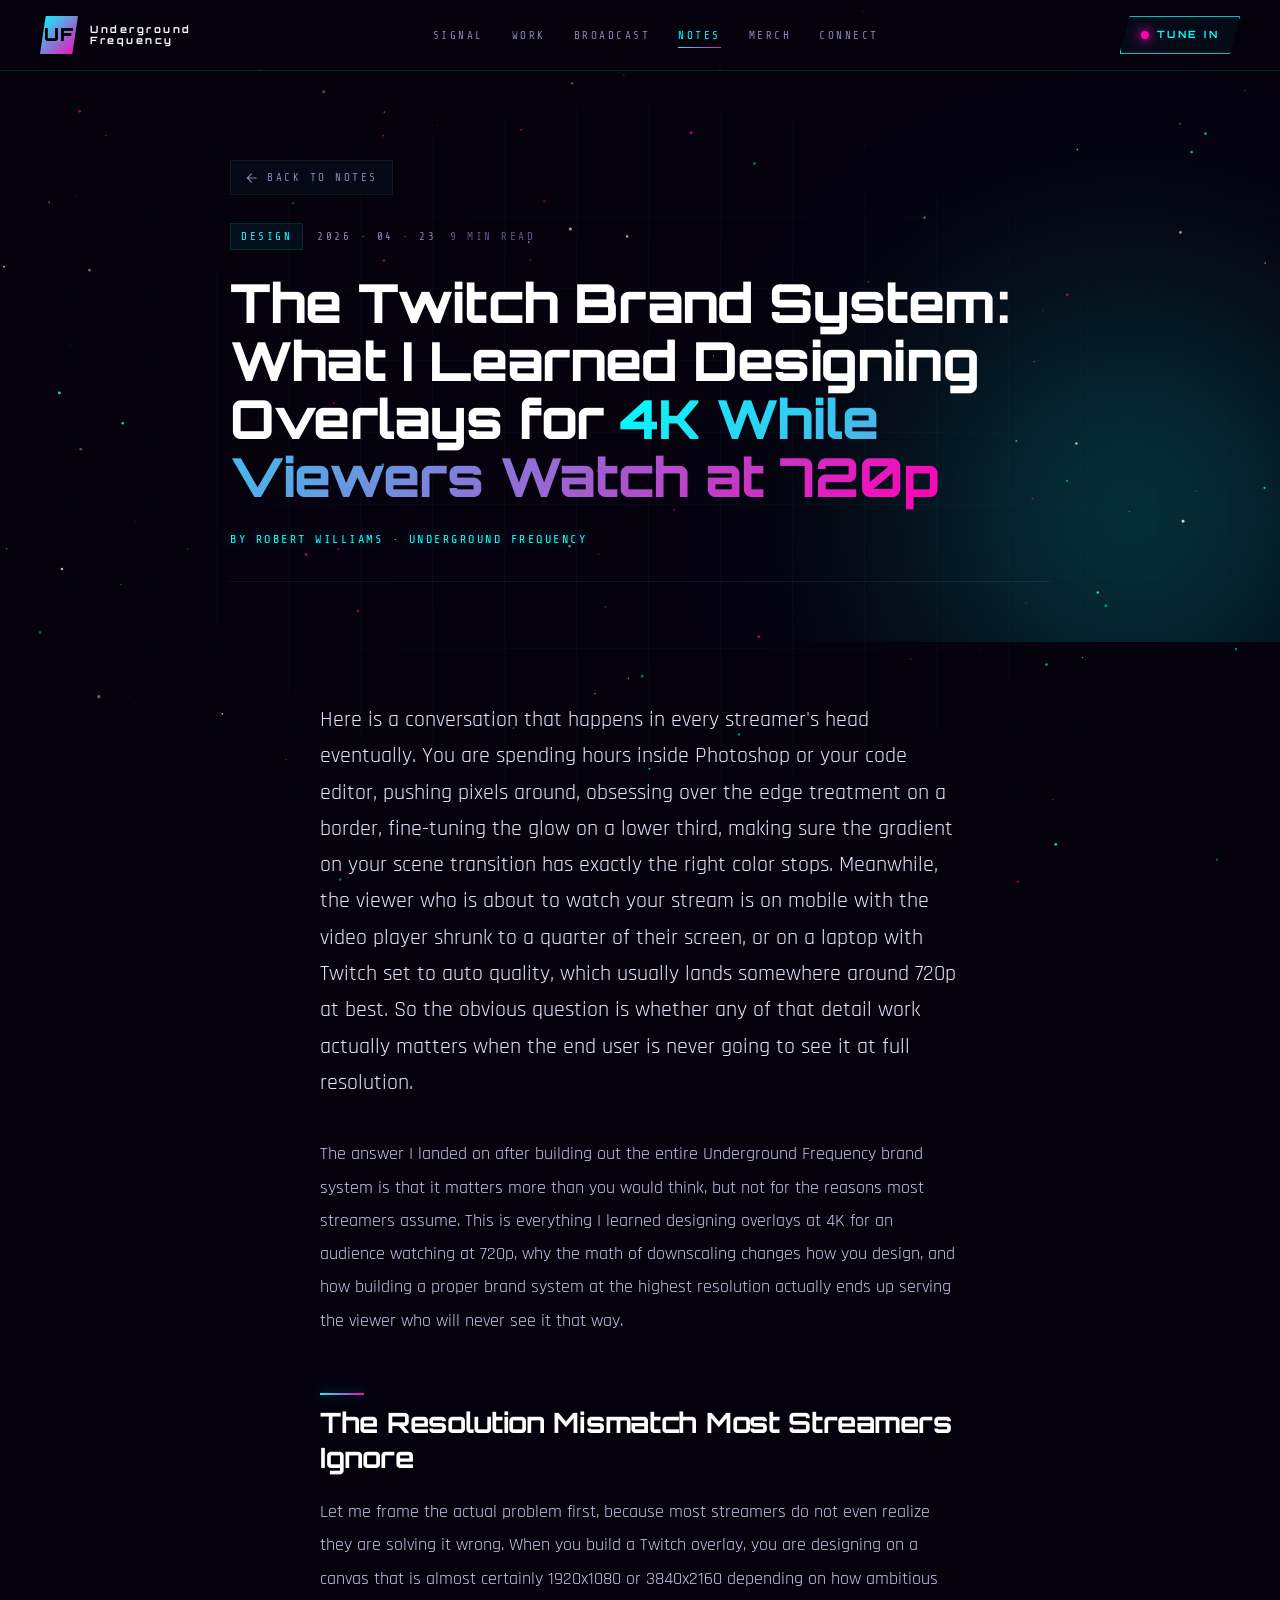
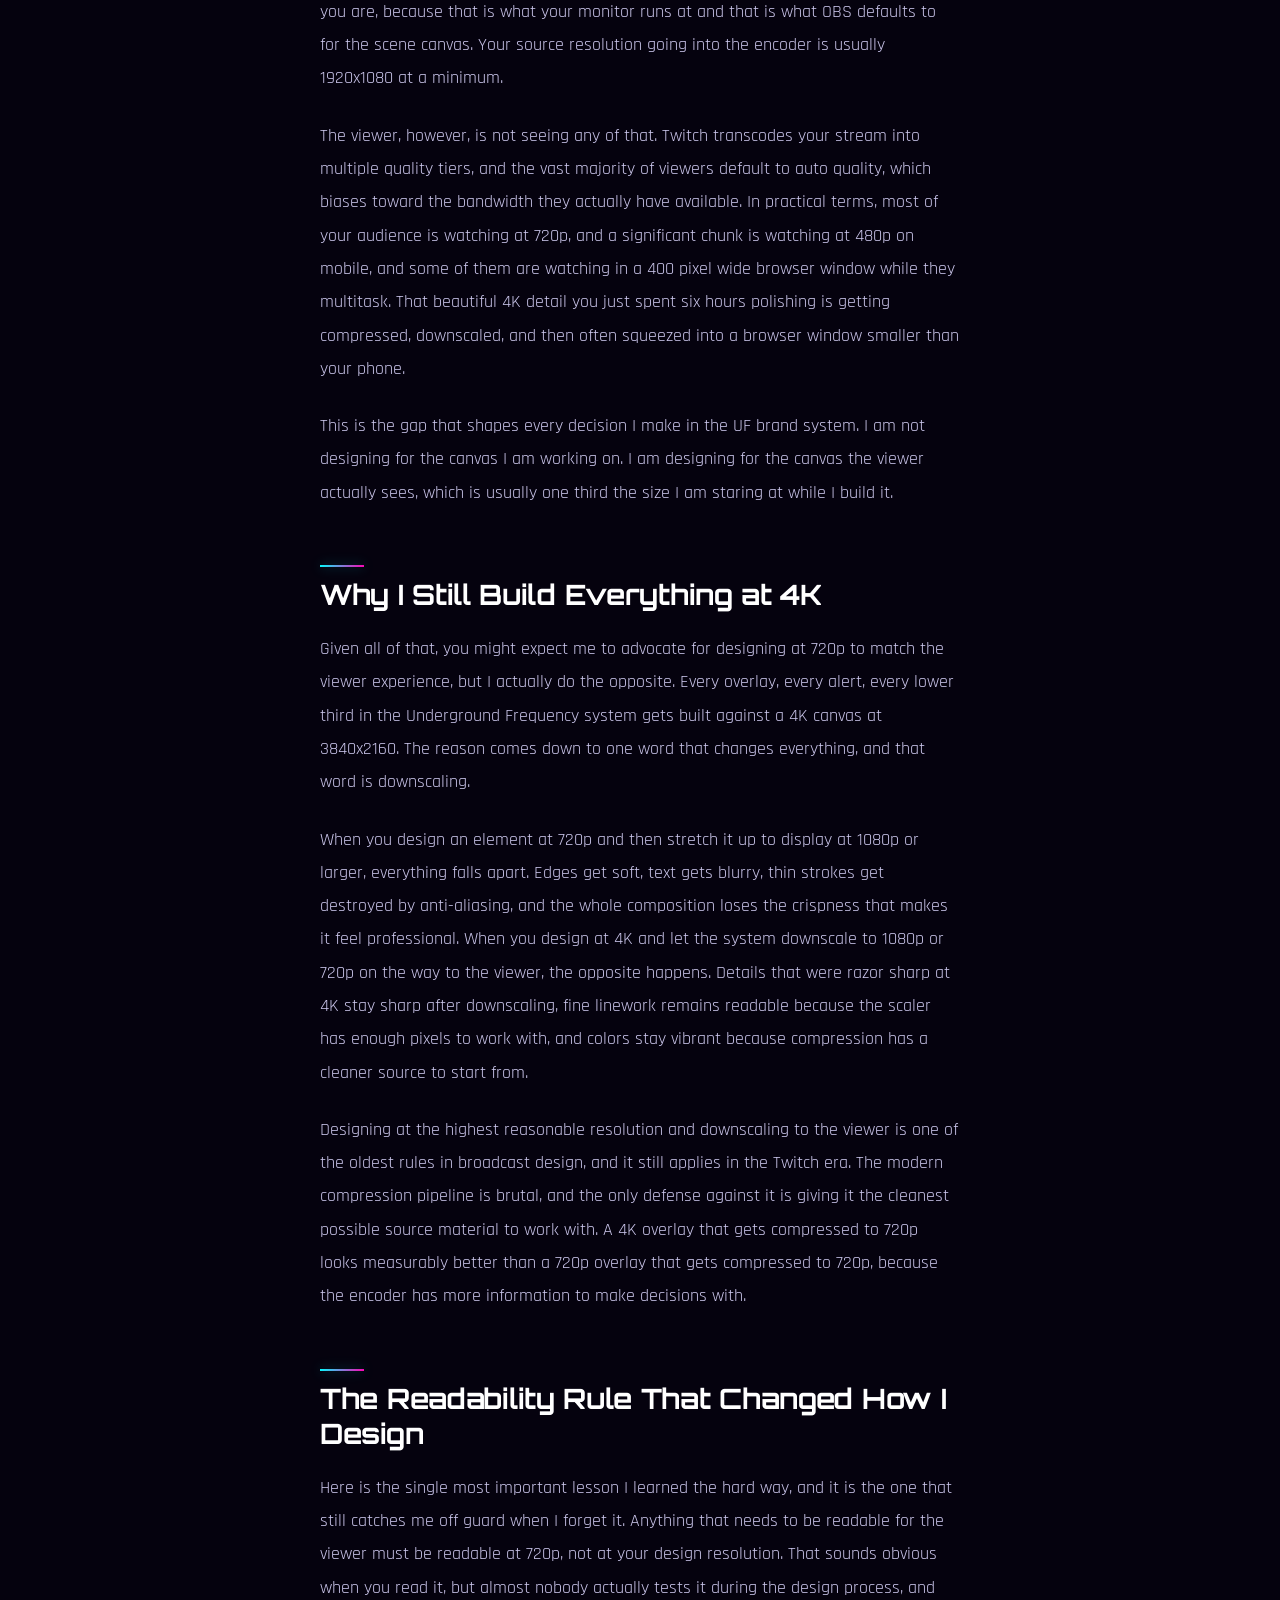
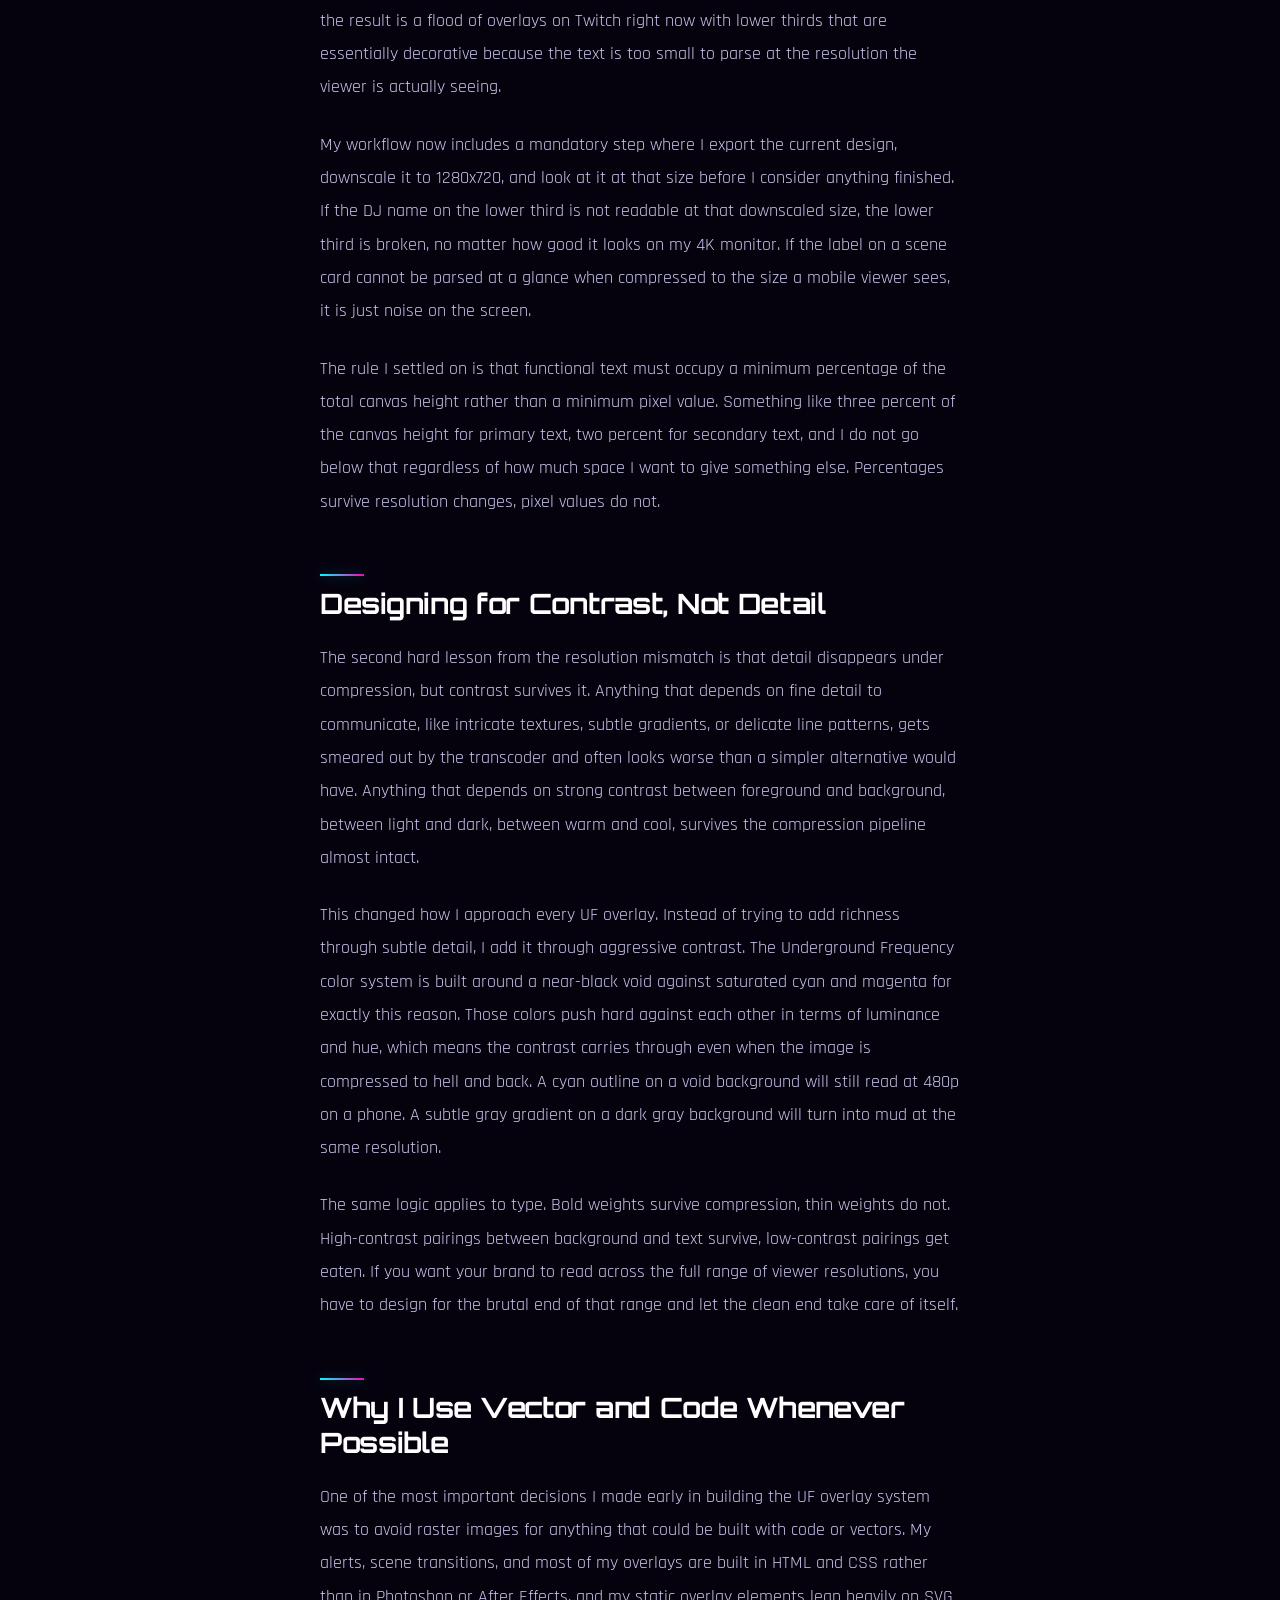
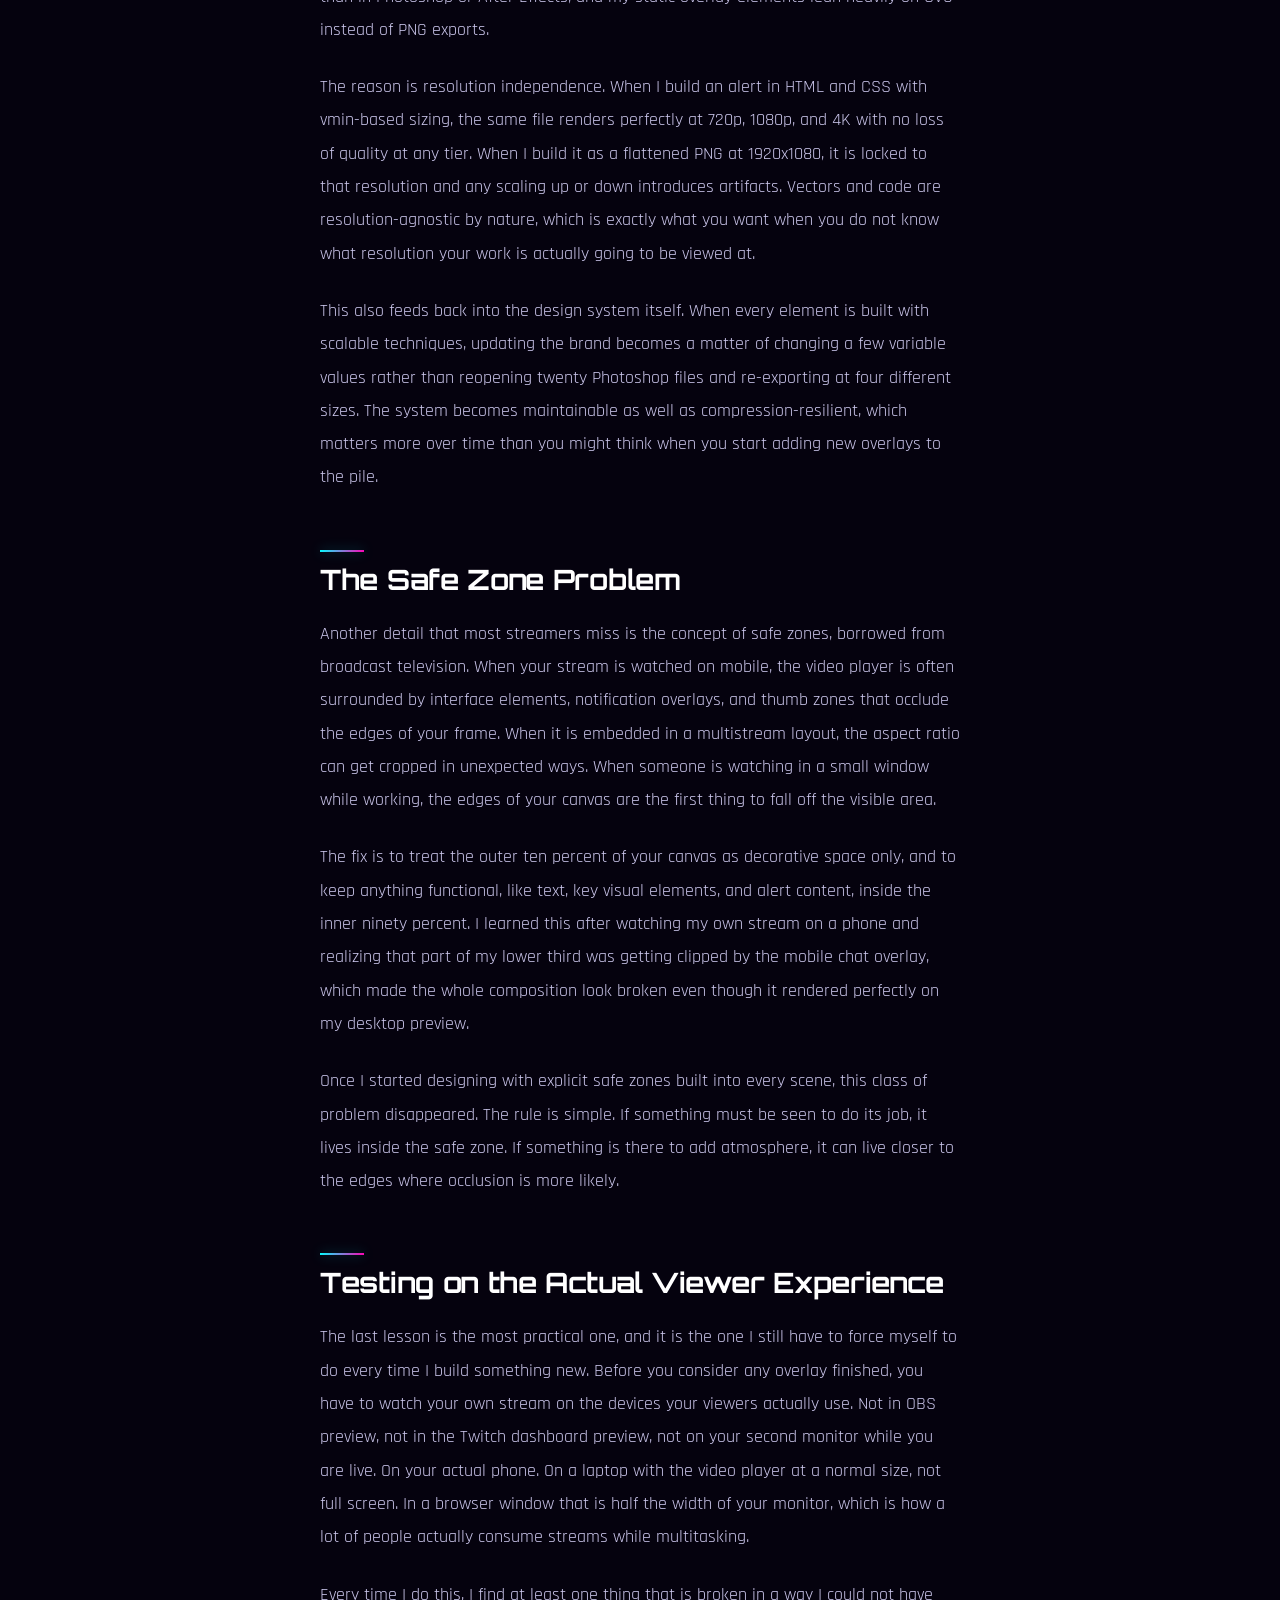
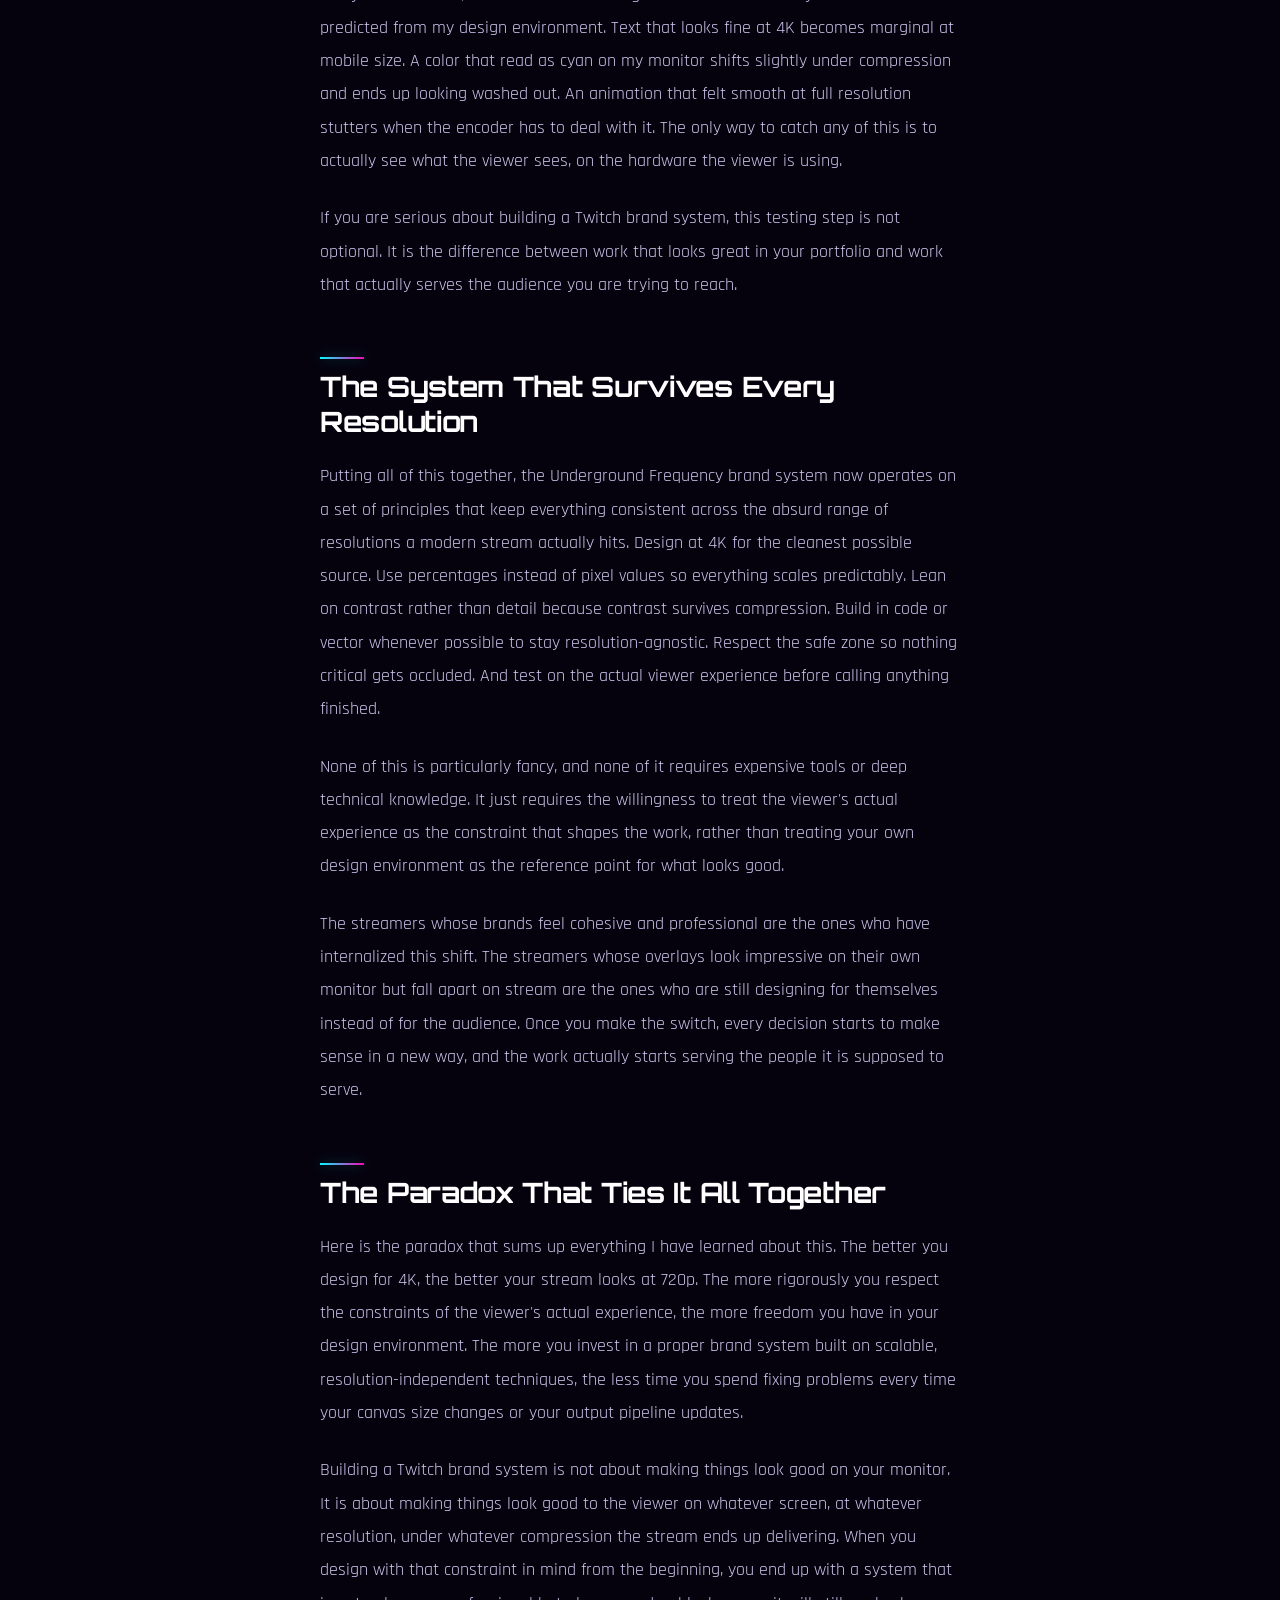
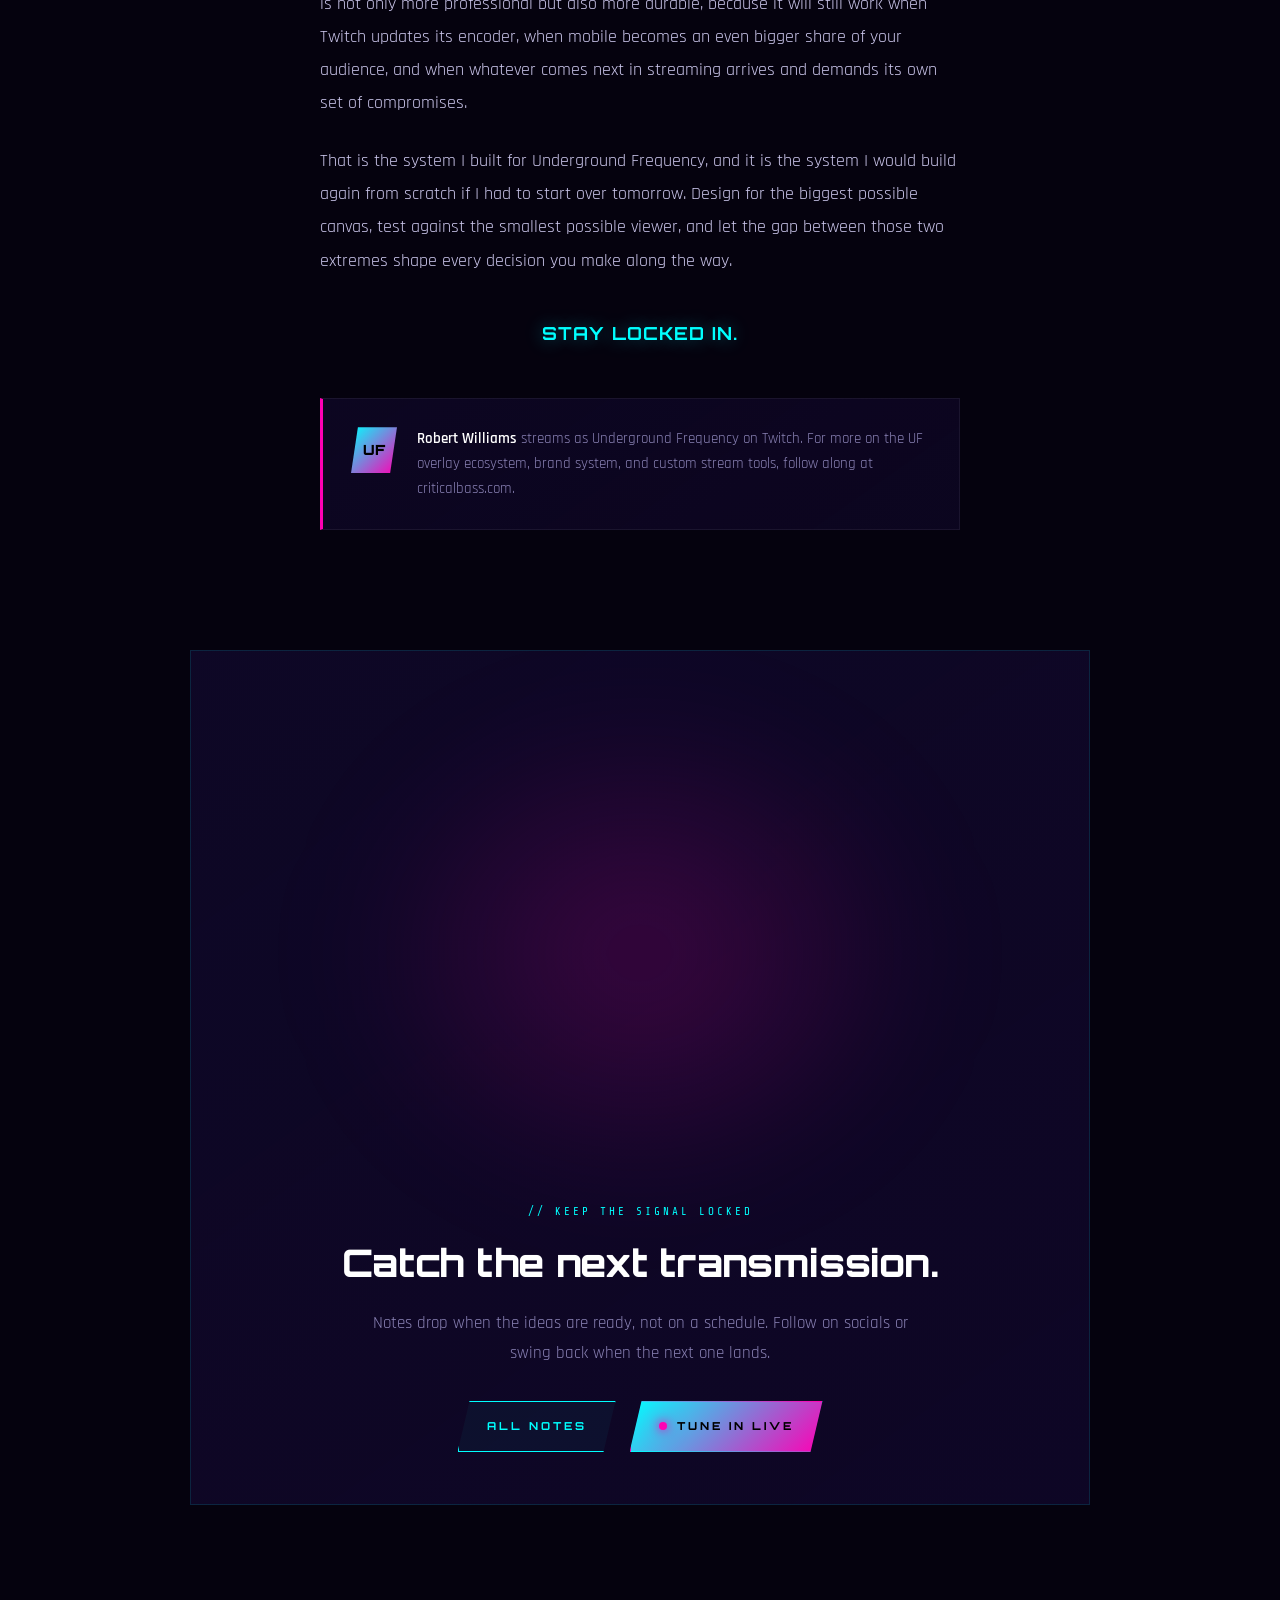
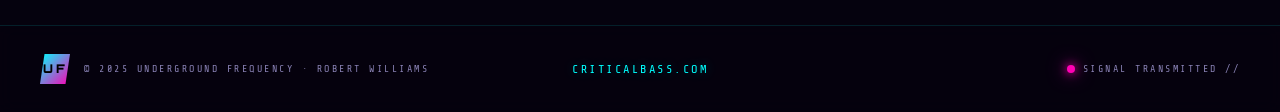
<file: notes/the-twitch-brand-system-designing-for-4k-while-viewers-watch-720p.html>
<!DOCTYPE html>
<html lang="en">
<head>
<meta charset="UTF-8">
<meta name="viewport" content="width=device-width,initial-scale=1.0">
<meta name="theme-color" content="#05020e">
<title>The Twitch Brand System: Designing for 4K While Viewers Watch at 720p · Underground Frequency</title>
<meta name="description" content="Why I build every overlay at 4K when most viewers watch at 720p. Readability rules, contrast over detail, safe zones, and designing for the canvas the viewer actually sees.">
<meta property="og:title" content="The Twitch Brand System: Designing for 4K While Viewers Watch at 720p">
<meta property="og:description" content="Why I build every overlay at 4K when most viewers watch at 720p. Readability rules, contrast over detail, and designing for the canvas the viewer actually sees.">
<meta property="og:type" content="article">
<meta property="og:url" content="https://criticalbass.com/notes/the-twitch-brand-system-designing-for-4k-while-viewers-watch-720p">
<meta property="og:image" content="https://criticalbass.vercel.app/og-card.png">
<meta property="og:image:width" content="1200">
<meta property="og:image:height" content="630">
<meta property="og:image:alt" content="Underground Frequency · I don't chase trends. I set them. · criticalbass.com">
<meta name="twitter:card" content="summary_large_image">
<link rel="icon" type="image/png" href="../cyber_logo.png">
<link rel="preconnect" href="https://fonts.googleapis.com">
<link rel="preconnect" href="https://fonts.gstatic.com" crossorigin>
<link href="https://fonts.googleapis.com/css2?family=Orbitron:wght@500;700;800;900&family=Rajdhani:wght@300;400;500;600;700&family=Share+Tech+Mono&display=swap" rel="stylesheet">
<link rel="stylesheet" href="../styles.css">
</head>
<body>

<canvas id="starfield" aria-hidden="true"></canvas>
<div class="grid-overlay" aria-hidden="true"></div>
<div class="scanlines" aria-hidden="true"></div>
<div class="scroll-progress" id="scroll-progress" aria-hidden="true"></div>

<nav id="nav">
  <a href="../index.html" class="nav-brand">
    <span class="nav-logo-mark">UF</span>
    <span class="nav-logo-text">Underground<br>Frequency</span>
  </a>
  <ul class="nav-links">
    <li><a href="../index.html#signal">Signal</a></li>
    <li><a href="../index.html#work">Work</a></li>
    <li><a href="../index.html#broadcast">Broadcast</a></li>
    <li><a href="index.html" class="active">Notes</a></li>
    <li><a href="../index.html#merch">Merch</a></li>
    <li><a href="../index.html#connect">Connect</a></li>
  </ul>
  <a href="https://twitch.tv/undergroundfrequency" target="_blank" rel="noopener" class="nav-cta">
    <span class="live-dot"></span>Tune In
  </a>
</nav>

<article class="article">
  <header class="article-hero">
    <div class="nebula nebula-2" aria-hidden="true"></div>
    <div class="wrap article-hero-inner">
      <a href="index.html" class="article-back" data-reveal>
        <svg viewBox="0 0 24 24" fill="none"><path d="M19 12H5M11 19l-7-7 7-7" stroke="currentColor" stroke-width="2" stroke-linecap="round" stroke-linejoin="round"/></svg>
        <span>Back to Notes</span>
      </a>
      <div class="article-meta" data-reveal>
        <span class="note-cat">Design</span>
        <span class="article-date">2026 · 04 · 23</span>
        <span class="article-read">9 min read</span>
      </div>
      <h1 class="article-title" data-reveal>
        The Twitch Brand System: What I Learned Designing Overlays for <span class="grad">4K While Viewers Watch at 720p</span>
      </h1>
      <p class="article-byline" data-reveal>By Robert Williams · Underground Frequency</p>
    </div>
  </header>

  <div class="article-body wrap">
    <p class="article-lede" data-reveal>Here is a conversation that happens in every streamer's head eventually. You are spending hours inside Photoshop or your code editor, pushing pixels around, obsessing over the edge treatment on a border, fine-tuning the glow on a lower third, making sure the gradient on your scene transition has exactly the right color stops. Meanwhile, the viewer who is about to watch your stream is on mobile with the video player shrunk to a quarter of their screen, or on a laptop with Twitch set to auto quality, which usually lands somewhere around 720p at best. So the obvious question is whether any of that detail work actually matters when the end user is never going to see it at full resolution.</p>

    <p>The answer I landed on after building out the entire Underground Frequency brand system is that it matters more than you would think, but not for the reasons most streamers assume. This is everything I learned designing overlays at 4K for an audience watching at 720p, why the math of downscaling changes how you design, and how building a proper brand system at the highest resolution actually ends up serving the viewer who will never see it that way.</p>

    <h2>The Resolution Mismatch Most Streamers Ignore</h2>

    <p>Let me frame the actual problem first, because most streamers do not even realize they are solving it wrong. When you build a Twitch overlay, you are designing on a canvas that is almost certainly 1920x1080 or 3840x2160 depending on how ambitious you are, because that is what your monitor runs at and that is what OBS defaults to for the scene canvas. Your source resolution going into the encoder is usually 1920x1080 at a minimum.</p>

    <p>The viewer, however, is not seeing any of that. Twitch transcodes your stream into multiple quality tiers, and the vast majority of viewers default to auto quality, which biases toward the bandwidth they actually have available. In practical terms, most of your audience is watching at 720p, and a significant chunk is watching at 480p on mobile, and some of them are watching in a 400 pixel wide browser window while they multitask. That beautiful 4K detail you just spent six hours polishing is getting compressed, downscaled, and then often squeezed into a browser window smaller than your phone.</p>

    <p>This is the gap that shapes every decision I make in the UF brand system. I am not designing for the canvas I am working on. I am designing for the canvas the viewer actually sees, which is usually one third the size I am staring at while I build it.</p>

    <h2>Why I Still Build Everything at 4K</h2>

    <p>Given all of that, you might expect me to advocate for designing at 720p to match the viewer experience, but I actually do the opposite. Every overlay, every alert, every lower third in the Underground Frequency system gets built against a 4K canvas at 3840x2160. The reason comes down to one word that changes everything, and that word is downscaling.</p>

    <p>When you design an element at 720p and then stretch it up to display at 1080p or larger, everything falls apart. Edges get soft, text gets blurry, thin strokes get destroyed by anti-aliasing, and the whole composition loses the crispness that makes it feel professional. When you design at 4K and let the system downscale to 1080p or 720p on the way to the viewer, the opposite happens. Details that were razor sharp at 4K stay sharp after downscaling, fine linework remains readable because the scaler has enough pixels to work with, and colors stay vibrant because compression has a cleaner source to start from.</p>

    <p>Designing at the highest reasonable resolution and downscaling to the viewer is one of the oldest rules in broadcast design, and it still applies in the Twitch era. The modern compression pipeline is brutal, and the only defense against it is giving it the cleanest possible source material to work with. A 4K overlay that gets compressed to 720p looks measurably better than a 720p overlay that gets compressed to 720p, because the encoder has more information to make decisions with.</p>

    <h2>The Readability Rule That Changed How I Design</h2>

    <p>Here is the single most important lesson I learned the hard way, and it is the one that still catches me off guard when I forget it. Anything that needs to be readable for the viewer must be readable at 720p, not at your design resolution. That sounds obvious when you read it, but almost nobody actually tests it during the design process, and the result is a flood of overlays on Twitch right now with lower thirds that are essentially decorative because the text is too small to parse at the resolution the viewer is actually seeing.</p>

    <p>My workflow now includes a mandatory step where I export the current design, downscale it to 1280x720, and look at it at that size before I consider anything finished. If the DJ name on the lower third is not readable at that downscaled size, the lower third is broken, no matter how good it looks on my 4K monitor. If the label on a scene card cannot be parsed at a glance when compressed to the size a mobile viewer sees, it is just noise on the screen.</p>

    <p>The rule I settled on is that functional text must occupy a minimum percentage of the total canvas height rather than a minimum pixel value. Something like three percent of the canvas height for primary text, two percent for secondary text, and I do not go below that regardless of how much space I want to give something else. Percentages survive resolution changes, pixel values do not.</p>

    <h2>Designing for Contrast, Not Detail</h2>

    <p>The second hard lesson from the resolution mismatch is that detail disappears under compression, but contrast survives it. Anything that depends on fine detail to communicate, like intricate textures, subtle gradients, or delicate line patterns, gets smeared out by the transcoder and often looks worse than a simpler alternative would have. Anything that depends on strong contrast between foreground and background, between light and dark, between warm and cool, survives the compression pipeline almost intact.</p>

    <p>This changed how I approach every UF overlay. Instead of trying to add richness through subtle detail, I add it through aggressive contrast. The Underground Frequency color system is built around a near-black void against saturated cyan and magenta for exactly this reason. Those colors push hard against each other in terms of luminance and hue, which means the contrast carries through even when the image is compressed to hell and back. A cyan outline on a void background will still read at 480p on a phone. A subtle gray gradient on a dark gray background will turn into mud at the same resolution.</p>

    <p>The same logic applies to type. Bold weights survive compression, thin weights do not. High-contrast pairings between background and text survive, low-contrast pairings get eaten. If you want your brand to read across the full range of viewer resolutions, you have to design for the brutal end of that range and let the clean end take care of itself.</p>

    <h2>Why I Use Vector and Code Whenever Possible</h2>

    <p>One of the most important decisions I made early in building the UF overlay system was to avoid raster images for anything that could be built with code or vectors. My alerts, scene transitions, and most of my overlays are built in HTML and CSS rather than in Photoshop or After Effects, and my static overlay elements lean heavily on SVG instead of PNG exports.</p>

    <p>The reason is resolution independence. When I build an alert in HTML and CSS with vmin-based sizing, the same file renders perfectly at 720p, 1080p, and 4K with no loss of quality at any tier. When I build it as a flattened PNG at 1920x1080, it is locked to that resolution and any scaling up or down introduces artifacts. Vectors and code are resolution-agnostic by nature, which is exactly what you want when you do not know what resolution your work is actually going to be viewed at.</p>

    <p>This also feeds back into the design system itself. When every element is built with scalable techniques, updating the brand becomes a matter of changing a few variable values rather than reopening twenty Photoshop files and re-exporting at four different sizes. The system becomes maintainable as well as compression-resilient, which matters more over time than you might think when you start adding new overlays to the pile.</p>

    <h2>The Safe Zone Problem</h2>

    <p>Another detail that most streamers miss is the concept of safe zones, borrowed from broadcast television. When your stream is watched on mobile, the video player is often surrounded by interface elements, notification overlays, and thumb zones that occlude the edges of your frame. When it is embedded in a multistream layout, the aspect ratio can get cropped in unexpected ways. When someone is watching in a small window while working, the edges of your canvas are the first thing to fall off the visible area.</p>

    <p>The fix is to treat the outer ten percent of your canvas as decorative space only, and to keep anything functional, like text, key visual elements, and alert content, inside the inner ninety percent. I learned this after watching my own stream on a phone and realizing that part of my lower third was getting clipped by the mobile chat overlay, which made the whole composition look broken even though it rendered perfectly on my desktop preview.</p>

    <p>Once I started designing with explicit safe zones built into every scene, this class of problem disappeared. The rule is simple. If something must be seen to do its job, it lives inside the safe zone. If something is there to add atmosphere, it can live closer to the edges where occlusion is more likely.</p>

    <h2>Testing on the Actual Viewer Experience</h2>

    <p>The last lesson is the most practical one, and it is the one I still have to force myself to do every time I build something new. Before you consider any overlay finished, you have to watch your own stream on the devices your viewers actually use. Not in OBS preview, not in the Twitch dashboard preview, not on your second monitor while you are live. On your actual phone. On a laptop with the video player at a normal size, not full screen. In a browser window that is half the width of your monitor, which is how a lot of people actually consume streams while multitasking.</p>

    <p>Every time I do this, I find at least one thing that is broken in a way I could not have predicted from my design environment. Text that looks fine at 4K becomes marginal at mobile size. A color that read as cyan on my monitor shifts slightly under compression and ends up looking washed out. An animation that felt smooth at full resolution stutters when the encoder has to deal with it. The only way to catch any of this is to actually see what the viewer sees, on the hardware the viewer is using.</p>

    <p>If you are serious about building a Twitch brand system, this testing step is not optional. It is the difference between work that looks great in your portfolio and work that actually serves the audience you are trying to reach.</p>

    <h2>The System That Survives Every Resolution</h2>

    <p>Putting all of this together, the Underground Frequency brand system now operates on a set of principles that keep everything consistent across the absurd range of resolutions a modern stream actually hits. Design at 4K for the cleanest possible source. Use percentages instead of pixel values so everything scales predictably. Lean on contrast rather than detail because contrast survives compression. Build in code or vector whenever possible to stay resolution-agnostic. Respect the safe zone so nothing critical gets occluded. And test on the actual viewer experience before calling anything finished.</p>

    <p>None of this is particularly fancy, and none of it requires expensive tools or deep technical knowledge. It just requires the willingness to treat the viewer's actual experience as the constraint that shapes the work, rather than treating your own design environment as the reference point for what looks good.</p>

    <p>The streamers whose brands feel cohesive and professional are the ones who have internalized this shift. The streamers whose overlays look impressive on their own monitor but fall apart on stream are the ones who are still designing for themselves instead of for the audience. Once you make the switch, every decision starts to make sense in a new way, and the work actually starts serving the people it is supposed to serve.</p>

    <h2>The Paradox That Ties It All Together</h2>

    <p>Here is the paradox that sums up everything I have learned about this. The better you design for 4K, the better your stream looks at 720p. The more rigorously you respect the constraints of the viewer's actual experience, the more freedom you have in your design environment. The more you invest in a proper brand system built on scalable, resolution-independent techniques, the less time you spend fixing problems every time your canvas size changes or your output pipeline updates.</p>

    <p>Building a Twitch brand system is not about making things look good on your monitor. It is about making things look good to the viewer on whatever screen, at whatever resolution, under whatever compression the stream ends up delivering. When you design with that constraint in mind from the beginning, you end up with a system that is not only more professional but also more durable, because it will still work when Twitch updates its encoder, when mobile becomes an even bigger share of your audience, and when whatever comes next in streaming arrives and demands its own set of compromises.</p>

    <p>That is the system I built for Underground Frequency, and it is the system I would build again from scratch if I had to start over tomorrow. Design for the biggest possible canvas, test against the smallest possible viewer, and let the gap between those two extremes shape every decision you make along the way.</p>

    <p class="article-signoff">Stay locked in.</p>

    <aside class="article-author" data-reveal>
      <div class="article-author-mark">UF</div>
      <p><strong>Robert Williams</strong> streams as Underground Frequency on Twitch. For more on the UF overlay ecosystem, brand system, and custom stream tools, follow along at criticalbass.com.</p>
    </aside>
  </div>
</article>

<section class="article-outro">
  <div class="wrap">
    <div class="outro-card">
      <div class="outro-glow" aria-hidden="true"></div>
      <span class="section-label">// Keep the signal locked</span>
      <h3>Catch the next transmission.</h3>
      <p>Notes drop when the ideas are ready, not on a schedule. Follow on socials or swing back when the next one lands.</p>
      <div class="outro-ctas">
        <a href="index.html" class="btn btn-ghost">
          <span>All Notes</span>
        </a>
        <a href="https://twitch.tv/undergroundfrequency" target="_blank" rel="noopener" class="btn btn-primary">
          <span class="live-dot"></span>
          <span>Tune In Live</span>
        </a>
      </div>
    </div>
  </div>
</section>

<footer>
  <div class="footer-inner">
    <div class="footer-left">
      <span class="footer-mark">UF</span>
      <span>© 2025 Underground Frequency · Robert Williams</span>
    </div>
    <div class="footer-center">criticalbass.com</div>
    <div class="footer-right">
      <span class="live-dot"></span>
      <span>SIGNAL TRANSMITTED //</span>
    </div>
  </div>
</footer>

<script src="../script.js"></script>
</body>
</html>
</file>
<file: styles.css>
/* =========================================================
   UNDERGROUND FREQUENCY · criticalbass.com
   Palette and type per brand style guide
   ========================================================= */

:root {
  --bg: #05020e;
  --bg-2: #0b0620;
  --surface: #0f0828;
  --surface-2: #150a35;
  --cyan: #00ffff;
  --magenta: #ff00b4;
  --purple: #8a2bff;
  --violet: #a98bff;
  --white: #ffffff;
  --text: #e9e6ff;
  --muted: #8a82b5;
  --dim: #5b5480;
  --border: rgba(0, 255, 255, 0.12);
  --border-soft: rgba(255, 255, 255, 0.06);
  --grad: linear-gradient(135deg, var(--cyan) 0%, var(--magenta) 100%);
  --grad-soft: linear-gradient(135deg, rgba(0, 255, 255, 0.35), rgba(255, 0, 180, 0.35));
  --glow-cyan: 0 0 24px rgba(0, 255, 255, 0.45);
  --glow-magenta: 0 0 24px rgba(255, 0, 180, 0.45);
  --shadow-lift: 0 20px 60px rgba(0, 0, 0, 0.6), 0 0 30px rgba(0, 255, 255, 0.08);
  --ease: cubic-bezier(0.22, 1, 0.36, 1);
}

* { margin: 0; padding: 0; box-sizing: border-box; }
html { scroll-behavior: smooth; }
body {
  background: var(--bg);
  color: var(--text);
  font-family: 'Rajdhani', system-ui, sans-serif;
  font-weight: 400;
  overflow-x: hidden;
  line-height: 1.55;
  -webkit-font-smoothing: antialiased;
}
a { color: inherit; text-decoration: none; }
img { display: block; max-width: 100%; }
button { font-family: inherit; cursor: pointer; }

/* ---------- Background FX ---------- */

#starfield {
  position: fixed; inset: 0;
  width: 100%; height: 100%;
  z-index: 0;
  pointer-events: none;
}
.grid-overlay {
  position: fixed; inset: 0;
  pointer-events: none; z-index: 1;
  background-image:
    linear-gradient(rgba(0, 255, 255, 0.035) 1px, transparent 1px),
    linear-gradient(90deg, rgba(0, 255, 255, 0.035) 1px, transparent 1px);
  background-size: 72px 72px;
  mask-image: radial-gradient(ellipse at center, rgba(0,0,0,0.9) 30%, transparent 85%);
  -webkit-mask-image: radial-gradient(ellipse at center, rgba(0,0,0,0.9) 30%, transparent 85%);
}
.scanlines {
  position: fixed; inset: 0;
  pointer-events: none; z-index: 2;
  background-image: repeating-linear-gradient(
    0deg,
    rgba(255, 255, 255, 0.012) 0 1px,
    transparent 1px 3px
  );
  mix-blend-mode: overlay;
  opacity: 0.6;
}
.scroll-progress {
  position: fixed; top: 0; left: 0;
  width: 0%; height: 2px;
  background: var(--grad);
  box-shadow: var(--glow-cyan);
  z-index: 200;
  transition: width 0.1s linear;
}

/* ---------- Nav ---------- */

nav {
  position: fixed; top: 0; left: 0; right: 0;
  z-index: 100;
  display: flex; justify-content: space-between; align-items: center;
  padding: 16px 40px;
  background: rgba(5, 2, 14, 0.75);
  backdrop-filter: blur(16px);
  -webkit-backdrop-filter: blur(16px);
  border-bottom: 1px solid var(--border);
  transition: background 0.3s, border-color 0.3s, padding 0.3s;
}
nav.scrolled {
  padding: 10px 40px;
  background: rgba(5, 2, 14, 0.92);
  border-bottom-color: rgba(0, 255, 255, 0.2);
}
.nav-brand {
  display: flex; align-items: center; gap: 12px;
}
.nav-logo-mark {
  font-family: 'Orbitron', monospace;
  font-size: 18px;
  font-weight: 900;
  letter-spacing: 1px;
  width: 38px; height: 38px;
  display: grid; place-items: center;
  background: var(--grad);
  color: #000;
  clip-path: polygon(15% 0, 100% 0, 85% 100%, 0 100%);
}
.nav-logo-text {
  font-family: 'Orbitron', monospace;
  font-size: 10px;
  font-weight: 700;
  letter-spacing: 2.5px;
  line-height: 1.15;
  color: var(--white);
}
.nav-links {
  display: flex; gap: 28px; list-style: none;
}
.nav-links a {
  font-family: 'Share Tech Mono', monospace;
  font-size: 11px;
  letter-spacing: 2.5px;
  color: var(--muted);
  text-transform: uppercase;
  position: relative;
  padding: 4px 0;
  transition: color 0.25s var(--ease);
}
.nav-links a::after {
  content: '';
  position: absolute; left: 0; bottom: -2px;
  width: 0; height: 1px;
  background: var(--grad);
  transition: width 0.3s var(--ease);
}
.nav-links a:hover { color: var(--cyan); }
.nav-links a:hover::after { width: 100%; }

.nav-cta {
  display: inline-flex; align-items: center; gap: 8px;
  font-family: 'Orbitron', monospace;
  font-size: 10px;
  font-weight: 700;
  letter-spacing: 2.5px;
  text-transform: uppercase;
  color: var(--cyan);
  padding: 10px 20px;
  border: 1px solid var(--cyan);
  background: rgba(0, 255, 255, 0.04);
  clip-path: polygon(10px 0, 100% 0, calc(100% - 10px) 100%, 0 100%);
  transition: background 0.25s, box-shadow 0.25s, transform 0.25s;
}
.nav-cta:hover {
  background: rgba(0, 255, 255, 0.14);
  box-shadow: var(--glow-cyan);
  transform: translateY(-1px);
}

.live-dot {
  width: 8px; height: 8px; border-radius: 50%;
  background: var(--magenta);
  box-shadow: 0 0 10px var(--magenta), 0 0 20px var(--magenta);
  animation: livePulse 1.6s ease-in-out infinite;
  display: inline-block;
  flex-shrink: 0;
}
@keyframes livePulse {
  0%, 100% { opacity: 1; transform: scale(1); }
  50% { opacity: 0.45; transform: scale(0.85); }
}

/* ---------- Hero ---------- */

.hero {
  min-height: 100vh;
  position: relative;
  z-index: 3;
  display: flex; align-items: center; justify-content: center;
  padding: 140px 40px 100px;
  overflow: hidden;
}
.nebula {
  position: absolute;
  border-radius: 50%;
  filter: blur(100px);
  pointer-events: none;
  z-index: -1;
}
.nebula-1 {
  width: 720px; height: 720px;
  background: radial-gradient(circle, rgba(138, 43, 255, 0.45), transparent 70%);
  top: -220px; left: -180px;
  animation: drift 14s ease-in-out infinite;
}
.nebula-2 {
  width: 620px; height: 620px;
  background: radial-gradient(circle, rgba(0, 255, 255, 0.28), transparent 70%);
  bottom: -180px; right: -160px;
  animation: drift 18s ease-in-out infinite reverse;
}
.nebula-3 {
  width: 500px; height: 500px;
  background: radial-gradient(circle, rgba(255, 0, 180, 0.28), transparent 70%);
  top: 45%; left: 50%;
  transform: translate(-50%, -50%);
  animation: pulse 10s ease-in-out infinite;
}
@keyframes drift {
  0%, 100% { transform: translate(0, 0) scale(1); }
  50% { transform: translate(40px, -30px) scale(1.08); }
}
@keyframes pulse {
  0%, 100% { opacity: 0.6; transform: translate(-50%, -50%) scale(1); }
  50% { opacity: 1; transform: translate(-50%, -50%) scale(1.15); }
}

.hero-inner {
  max-width: 960px; margin: 0 auto;
  text-align: center;
  position: relative;
  display: flex; flex-direction: column; align-items: center;
  gap: 28px;
}
.status-pill {
  display: inline-flex; align-items: center; gap: 10px;
  font-family: 'Share Tech Mono', monospace;
  font-size: 11px;
  letter-spacing: 2.5px;
  text-transform: uppercase;
  color: var(--text);
  padding: 8px 18px;
  border: 1px solid var(--border);
  background: rgba(0, 255, 255, 0.03);
  border-radius: 100px;
  backdrop-filter: blur(8px);
}
.hero-logo {
  width: clamp(140px, 18vw, 200px);
  height: auto;
  filter: drop-shadow(0 0 28px rgba(0, 255, 255, 0.35)) drop-shadow(0 0 40px rgba(255, 0, 180, 0.18));
  animation: floatY 6s ease-in-out infinite;
}
@keyframes floatY {
  0%, 100% { transform: translateY(0); }
  50% { transform: translateY(-10px); }
}

.hero-title {
  font-family: 'Orbitron', monospace;
  font-weight: 900;
  font-size: clamp(44px, 10vw, 130px);
  line-height: 0.88;
  letter-spacing: -1px;
  display: flex; flex-direction: column; gap: 2px;
}
.hero-title .glitch {
  background: linear-gradient(180deg, #ffffff 0%, var(--cyan) 55%, var(--magenta) 100%);
  -webkit-background-clip: text;
  background-clip: text;
  -webkit-text-fill-color: transparent;
  color: transparent;
  position: relative;
  display: inline-block;
}
.hero-title .glitch::before,
.hero-title .glitch::after {
  content: attr(data-text);
  position: absolute;
  inset: 0;
  background: inherit;
  -webkit-background-clip: text;
  background-clip: text;
  -webkit-text-fill-color: transparent;
  color: transparent;
  pointer-events: none;
  opacity: 0;
}
.hero-title .glitch:hover::before {
  opacity: 0.6;
  transform: translate(-3px, 0);
  filter: hue-rotate(30deg);
  animation: glitchA 0.7s steps(3) infinite;
}
.hero-title .glitch:hover::after {
  opacity: 0.6;
  transform: translate(3px, 0);
  filter: hue-rotate(-30deg);
  animation: glitchB 0.7s steps(3) infinite;
}
@keyframes glitchA {
  0%, 100% { clip-path: inset(0 0 80% 0); }
  50% { clip-path: inset(40% 0 20% 0); }
}
@keyframes glitchB {
  0%, 100% { clip-path: inset(80% 0 0 0); }
  50% { clip-path: inset(20% 0 40% 0); }
}

.hero-meta {
  display: flex; flex-wrap: wrap; justify-content: center;
  gap: 12px;
  font-size: 15px;
  color: var(--text);
  font-weight: 500;
  letter-spacing: 0.5px;
}
.hero-meta .dot { color: var(--cyan); }

.hero-tags {
  display: flex; flex-wrap: wrap; justify-content: center;
  gap: 12px;
  font-family: 'Share Tech Mono', monospace;
  font-size: 11px;
  letter-spacing: 3.5px;
  color: var(--muted);
}
.hero-tags .sep { color: var(--magenta); }

.waveform {
  display: flex; gap: 4px; align-items: center;
  height: 52px;
  margin: 6px 0;
}
.waveform span {
  display: block;
  width: 3px;
  background: var(--grad);
  border-radius: 2px;
  box-shadow: 0 0 8px rgba(0, 255, 255, 0.5);
  animation: wave 1.2s ease-in-out infinite;
}
.waveform span:nth-child(1)  { animation-delay: 0.00s; }
.waveform span:nth-child(2)  { animation-delay: 0.08s; }
.waveform span:nth-child(3)  { animation-delay: 0.16s; }
.waveform span:nth-child(4)  { animation-delay: 0.24s; }
.waveform span:nth-child(5)  { animation-delay: 0.32s; }
.waveform span:nth-child(6)  { animation-delay: 0.40s; }
.waveform span:nth-child(7)  { animation-delay: 0.48s; }
.waveform span:nth-child(8)  { animation-delay: 0.56s; }
.waveform span:nth-child(9)  { animation-delay: 0.64s; }
.waveform span:nth-child(10) { animation-delay: 0.72s; }
.waveform span:nth-child(11) { animation-delay: 0.80s; }
.waveform span:nth-child(12) { animation-delay: 0.88s; }
.waveform span:nth-child(13) { animation-delay: 0.96s; }
.waveform span:nth-child(14) { animation-delay: 1.04s; }
.waveform span:nth-child(15) { animation-delay: 1.12s; }
.waveform span:nth-child(16) { animation-delay: 1.20s; }
.waveform span:nth-child(17) { animation-delay: 1.28s; }
.waveform span:nth-child(18) { animation-delay: 1.36s; }
.waveform span:nth-child(19) { animation-delay: 1.44s; }
.waveform span:nth-child(20) { animation-delay: 1.52s; }
.waveform span:nth-child(21) { animation-delay: 1.60s; }
.waveform span:nth-child(22) { animation-delay: 1.68s; }
.waveform span:nth-child(23) { animation-delay: 1.76s; }
.waveform span:nth-child(24) { animation-delay: 1.84s; }
.waveform span:nth-child(25) { animation-delay: 1.92s; }
@keyframes wave {
  0%, 100% { height: 12%; }
  50% { height: 100%; }
}

.hero-ctas {
  display: flex; gap: 16px; flex-wrap: wrap; justify-content: center;
  margin-top: 8px;
}
.btn {
  display: inline-flex; align-items: center; gap: 10px;
  font-family: 'Orbitron', monospace;
  font-size: 11px;
  font-weight: 700;
  letter-spacing: 3px;
  text-transform: uppercase;
  padding: 16px 28px;
  border: 1px solid transparent;
  transition: transform 0.25s var(--ease), box-shadow 0.25s var(--ease), background 0.25s, color 0.25s;
  position: relative;
  clip-path: polygon(12px 0, 100% 0, calc(100% - 12px) 100%, 0 100%);
}
.btn svg { width: 16px; height: 16px; }
.btn-primary {
  background: var(--grad);
  color: #000;
  font-weight: 800;
}
.btn-primary:hover {
  transform: translateY(-3px);
  box-shadow: 0 16px 42px rgba(0, 255, 255, 0.35), 0 0 0 1px rgba(255, 0, 180, 0.3);
}
.btn-ghost {
  background: rgba(0, 255, 255, 0.04);
  border-color: var(--cyan);
  color: var(--cyan);
}
.btn-ghost:hover {
  background: rgba(0, 255, 255, 0.12);
  transform: translateY(-3px);
  box-shadow: var(--glow-cyan);
}

.scroll-hint {
  position: absolute; bottom: 32px; left: 50%;
  transform: translateX(-50%);
  display: flex; flex-direction: column; align-items: center; gap: 10px;
}
.scroll-hint span {
  font-family: 'Share Tech Mono', monospace;
  font-size: 10px;
  letter-spacing: 3px;
  color: var(--muted);
}
.scroll-hint .scroll-line {
  width: 1px; height: 44px;
  background: linear-gradient(180deg, var(--cyan), transparent);
  animation: pulseLine 2s ease-in-out infinite;
}
@keyframes pulseLine {
  0%, 100% { opacity: 0.3; }
  50% { opacity: 1; }
}

/* ---------- Section primitives ---------- */

.section {
  position: relative;
  z-index: 3;
  padding: 140px 40px;
}
.wrap {
  max-width: 1280px;
  margin: 0 auto;
  width: 100%;
}
.section-head {
  display: flex; align-items: center; gap: 12px;
  margin-bottom: 16px;
}
.section-head.center { justify-content: center; }
.section-number, .section-label {
  font-family: 'Share Tech Mono', monospace;
  font-size: 11px;
  letter-spacing: 3px;
  text-transform: uppercase;
}
.section-number { color: var(--cyan); }
.section-label { color: var(--muted); }
.section-title {
  font-family: 'Orbitron', monospace;
  font-size: clamp(32px, 5vw, 60px);
  font-weight: 800;
  color: var(--white);
  margin-bottom: 20px;
  letter-spacing: -0.5px;
}
.section-title.center { text-align: center; }
.section-title .grad {
  background: var(--grad);
  -webkit-background-clip: text;
  background-clip: text;
  -webkit-text-fill-color: transparent;
}
.section-sub {
  font-size: 17px;
  color: var(--muted);
  max-width: 640px;
  margin-bottom: 48px;
  line-height: 1.7;
}
.section-sub.center { margin-left: auto; margin-right: auto; text-align: center; }

.divider {
  position: relative;
  z-index: 3;
  display: flex; align-items: center; gap: 16px;
  max-width: 1280px;
  margin: 0 auto;
  padding: 0 40px;
}
.divider span {
  flex: 1; height: 1px;
  background: linear-gradient(90deg, transparent, rgba(0, 255, 255, 0.25), transparent);
}
.divider i {
  display: block; width: 8px; height: 8px;
  background: var(--cyan);
  transform: rotate(45deg);
  box-shadow: 0 0 12px var(--cyan);
}

/* ---------- Signal (About) ---------- */

.signal-grid {
  display: grid; grid-template-columns: 1.1fr 1fr;
  gap: 72px; align-items: center;
  margin-top: 32px;
}
.signal-copy p {
  font-size: 17px; line-height: 1.85;
  color: var(--muted);
  margin-bottom: 16px;
}
.signal-copy p.lead {
  font-size: 20px;
  color: var(--text);
}
.signal-copy p strong { color: var(--white); font-weight: 600; }
.signal-copy .whisper {
  font-family: 'Share Tech Mono', monospace;
  font-size: 12px;
  letter-spacing: 3px;
  color: var(--cyan);
  text-transform: uppercase;
  margin-top: 24px;
}
.stats {
  display: grid; grid-template-columns: 1fr 1fr;
  gap: 18px;
}
.stat {
  background: linear-gradient(145deg, rgba(15, 8, 40, 0.8), rgba(21, 10, 53, 0.5));
  border: 1px solid var(--border-soft);
  padding: 26px 22px;
  position: relative;
  transition: transform 0.3s var(--ease), border-color 0.3s;
  overflow: hidden;
}
.stat::before {
  content: '';
  position: absolute; top: 0; left: 0;
  width: 3px; height: 100%;
  background: var(--grad);
}
.stat::after {
  content: '';
  position: absolute;
  top: -2px; right: -2px;
  width: 16px; height: 16px;
  border-top: 2px solid var(--cyan);
  border-right: 2px solid var(--cyan);
  opacity: 0;
  transition: opacity 0.3s;
}
.stat:hover {
  transform: translateY(-4px);
  border-color: rgba(0, 255, 255, 0.3);
}
.stat:hover::after { opacity: 1; }
.stat-num {
  display: block;
  font-family: 'Orbitron', monospace;
  font-size: 34px;
  font-weight: 800;
  color: var(--cyan);
  text-shadow: 0 0 18px rgba(0, 255, 255, 0.5);
  margin-bottom: 8px;
  letter-spacing: -1px;
}
.stat-num small {
  font-size: 14px;
  color: var(--magenta);
  text-shadow: 0 0 10px rgba(255, 0, 180, 0.5);
  margin-left: 2px;
}
.stat-lbl {
  display: block;
  font-family: 'Share Tech Mono', monospace;
  font-size: 10px;
  letter-spacing: 2px;
  color: var(--muted);
  text-transform: uppercase;
}

/* ---------- Work / Gallery ---------- */

.filters {
  display: flex; flex-wrap: wrap; gap: 10px;
  margin-bottom: 40px;
}
.filter {
  font-family: 'Share Tech Mono', monospace;
  font-size: 11px;
  letter-spacing: 2.5px;
  text-transform: uppercase;
  padding: 10px 18px;
  background: transparent;
  color: var(--muted);
  border: 1px solid var(--border-soft);
  transition: color 0.25s, border-color 0.25s, background 0.25s, box-shadow 0.25s;
}
.filter:hover { color: var(--cyan); border-color: var(--cyan); }
.filter.active {
  color: #000;
  background: var(--grad);
  border-color: transparent;
  box-shadow: 0 0 20px rgba(0, 255, 255, 0.3);
  font-weight: 700;
}

.gallery {
  display: grid;
  grid-template-columns: repeat(6, 1fr);
  grid-auto-rows: 220px;
  gap: 18px;
}
.tile {
  position: relative;
  overflow: hidden;
  grid-column: span 2;
  grid-row: span 1;
  background: var(--surface);
  border: 1px solid var(--border-soft);
  cursor: pointer;
  transition: transform 0.45s var(--ease), border-color 0.35s, box-shadow 0.35s, opacity 0.35s;
}
.tile img {
  width: 100%; height: 100%;
  object-fit: cover;
  transition: transform 0.6s var(--ease), filter 0.35s;
}
.tile::before, .tile::after {
  content: '';
  position: absolute;
  width: 22px; height: 22px;
  opacity: 0;
  transition: opacity 0.3s;
  z-index: 3;
}
.tile::before {
  top: 10px; right: 10px;
  border-top: 2px solid var(--cyan);
  border-right: 2px solid var(--cyan);
}
.tile::after {
  bottom: 10px; left: 10px;
  border-bottom: 2px solid var(--magenta);
  border-left: 2px solid var(--magenta);
}
.tile:hover {
  transform: translateY(-6px);
  border-color: rgba(0, 255, 255, 0.35);
  box-shadow: var(--shadow-lift);
}
.tile:hover::before, .tile:hover::after { opacity: 1; }
.tile:hover img { transform: scale(1.06); }
.tile figcaption {
  position: absolute; left: 0; right: 0; bottom: 0;
  padding: 22px 18px 16px;
  background: linear-gradient(0deg, rgba(5, 2, 14, 0.96) 10%, rgba(5, 2, 14, 0.4) 70%, transparent);
  transform: translateY(30%);
  opacity: 0;
  transition: transform 0.35s var(--ease), opacity 0.35s;
  z-index: 2;
}
.tile:hover figcaption { transform: translateY(0); opacity: 1; }
.tile-cat {
  display: block;
  font-family: 'Share Tech Mono', monospace;
  font-size: 9px;
  letter-spacing: 3px;
  color: var(--cyan);
  text-transform: uppercase;
  margin-bottom: 6px;
}
.tile-title {
  display: block;
  font-family: 'Orbitron', monospace;
  font-size: 14px;
  font-weight: 700;
  color: var(--white);
  letter-spacing: 0.5px;
  margin-bottom: 3px;
}
.tile-meta {
  display: block;
  font-size: 11px;
  color: var(--muted);
  letter-spacing: 0.5px;
}
.tile-lg  { grid-column: span 4; grid-row: span 2; }
.tile-tall { grid-row: span 2; }
.tile-wide { grid-column: span 4; }

.tile.hidden {
  opacity: 0; pointer-events: none;
  transform: scale(0.92);
  display: none;
}

/* ---------- Broadcast ---------- */

.broadcast-section { background: linear-gradient(180deg, transparent, rgba(15, 8, 40, 0.5), transparent); }
.broadcast-card {
  position: relative;
  margin-top: 40px;
  padding: 56px 52px;
  background: linear-gradient(145deg, rgba(15, 8, 40, 0.95), rgba(21, 10, 53, 0.75));
  border: 1px solid var(--border);
  overflow: hidden;
  display: grid;
  grid-template-columns: 1fr auto;
  gap: 60px;
  align-items: center;
}
.broadcast-glow {
  position: absolute;
  top: -40%; right: -10%;
  width: 560px; height: 560px;
  background: radial-gradient(circle, rgba(255, 0, 180, 0.3), transparent 65%);
  filter: blur(60px);
  pointer-events: none;
}
.broadcast-content { position: relative; z-index: 2; }
.broadcast-status {
  display: inline-flex; align-items: center; gap: 10px;
  font-family: 'Share Tech Mono', monospace;
  font-size: 11px;
  letter-spacing: 3px;
  color: var(--cyan);
  text-transform: uppercase;
  padding: 8px 16px;
  border: 1px solid var(--cyan);
  background: rgba(0, 255, 255, 0.06);
  margin-bottom: 20px;
}
.broadcast-title {
  font-family: 'Orbitron', monospace;
  font-size: clamp(28px, 3.2vw, 44px);
  font-weight: 800;
  color: var(--white);
  margin-bottom: 18px;
  letter-spacing: -0.5px;
}
.broadcast-copy {
  font-size: 17px;
  color: var(--muted);
  line-height: 1.8;
  max-width: 520px;
  margin-bottom: 30px;
}
.broadcast-copy strong { color: var(--white); }
.broadcast-ctas {
  display: flex; gap: 14px; flex-wrap: wrap;
}
.broadcast-eq {
  display: flex; gap: 5px; align-items: flex-end;
  height: 160px;
  position: relative; z-index: 2;
}
.broadcast-eq span {
  display: block;
  width: 6px;
  background: var(--grad);
  border-radius: 3px;
  box-shadow: 0 0 10px rgba(0, 255, 255, 0.45);
  animation: eq 1.4s ease-in-out infinite;
}
.broadcast-eq span:nth-child(1)  { animation-delay: 0.00s; }
.broadcast-eq span:nth-child(2)  { animation-delay: 0.07s; }
.broadcast-eq span:nth-child(3)  { animation-delay: 0.14s; }
.broadcast-eq span:nth-child(4)  { animation-delay: 0.21s; }
.broadcast-eq span:nth-child(5)  { animation-delay: 0.28s; }
.broadcast-eq span:nth-child(6)  { animation-delay: 0.35s; }
.broadcast-eq span:nth-child(7)  { animation-delay: 0.42s; }
.broadcast-eq span:nth-child(8)  { animation-delay: 0.49s; }
.broadcast-eq span:nth-child(9)  { animation-delay: 0.56s; }
.broadcast-eq span:nth-child(10) { animation-delay: 0.63s; }
.broadcast-eq span:nth-child(11) { animation-delay: 0.70s; }
.broadcast-eq span:nth-child(12) { animation-delay: 0.77s; }
.broadcast-eq span:nth-child(13) { animation-delay: 0.84s; }
.broadcast-eq span:nth-child(14) { animation-delay: 0.91s; }
.broadcast-eq span:nth-child(15) { animation-delay: 0.98s; }
.broadcast-eq span:nth-child(16) { animation-delay: 1.05s; }
.broadcast-eq span:nth-child(17) { animation-delay: 1.12s; }
.broadcast-eq span:nth-child(18) { animation-delay: 1.19s; }
.broadcast-eq span:nth-child(19) { animation-delay: 1.26s; }
.broadcast-eq span:nth-child(20) { animation-delay: 1.33s; }
@keyframes eq {
  0%, 100% { height: 15%; }
  50% { height: 100%; }
}

/* ---------- Merch ---------- */

.merch-card {
  margin-top: 40px;
  display: grid; grid-template-columns: 1fr 1fr;
  gap: 60px; align-items: center;
  padding: 52px;
  background: linear-gradient(145deg, rgba(15, 8, 40, 0.9), rgba(21, 10, 53, 0.6));
  border: 1px solid var(--border-soft);
  position: relative; overflow: hidden;
}
.merch-visual {
  position: relative;
  aspect-ratio: 1/1;
  transform: rotate(-2deg);
}
.merch-visual img {
  position: absolute;
  width: 80%; height: 80%;
  object-fit: cover;
  top: 0; left: 0;
  border: 1px solid var(--border-soft);
  box-shadow: 0 20px 60px rgba(0, 0, 0, 0.6);
  transition: transform 0.4s var(--ease);
}
.merch-visual-2 {
  top: auto !important; left: auto !important;
  bottom: 0; right: 0;
  transform: rotate(6deg);
  z-index: 2;
}
.merch-card:hover .merch-visual img { transform: translate(-6px, -6px); }
.merch-card:hover .merch-visual-2 { transform: rotate(6deg) translate(6px, 6px) !important; }
.merch-copy .section-label { display: block; margin-bottom: 12px; color: var(--cyan); }
.merch-copy h3 {
  font-family: 'Orbitron', monospace;
  font-size: clamp(24px, 2.8vw, 36px);
  font-weight: 800;
  color: var(--white);
  line-height: 1.1;
  margin-bottom: 16px;
  letter-spacing: -0.5px;
}
.merch-copy p {
  font-size: 17px; color: var(--muted); line-height: 1.75;
  margin-bottom: 28px;
}

/* ---------- Connect ---------- */

.connect-inner { max-width: 760px; text-align: center; }
.socials {
  display: grid; grid-template-columns: repeat(4, 1fr);
  gap: 16px;
  margin: 44px 0 36px;
}
.social {
  display: flex; flex-direction: column; align-items: center; gap: 10px;
  padding: 26px 16px;
  background: rgba(15, 8, 40, 0.6);
  border: 1px solid var(--border-soft);
  transition: transform 0.3s var(--ease), border-color 0.3s, background 0.3s, box-shadow 0.3s;
  position: relative;
  overflow: hidden;
}
.social::before {
  content: '';
  position: absolute; top: 0; left: 0; right: 0;
  height: 2px;
  background: var(--grad);
  transform: scaleX(0);
  transition: transform 0.35s var(--ease);
}
.social svg {
  width: 28px; height: 28px;
  color: var(--muted);
  transition: color 0.3s, filter 0.3s;
}
.social span {
  font-family: 'Orbitron', monospace;
  font-size: 11px;
  font-weight: 700;
  letter-spacing: 2px;
  text-transform: uppercase;
  color: var(--muted);
  transition: color 0.3s;
}
.social:hover {
  transform: translateY(-4px);
  border-color: rgba(0, 255, 255, 0.35);
  background: rgba(0, 255, 255, 0.05);
  box-shadow: 0 12px 40px rgba(0, 0, 0, 0.4), 0 0 24px rgba(0, 255, 255, 0.15);
}
.social:hover::before { transform: scaleX(1); }
.social:hover svg { color: var(--cyan); filter: drop-shadow(0 0 8px rgba(0, 255, 255, 0.6)); }
.social:hover span { color: var(--white); }

.email-link {
  display: inline-flex; flex-direction: column; gap: 6px;
  padding: 22px 36px;
  border: 1px dashed rgba(0, 255, 255, 0.3);
  transition: border-color 0.3s, box-shadow 0.3s;
}
.email-link:hover {
  border-color: var(--cyan);
  box-shadow: 0 0 30px rgba(0, 255, 255, 0.18);
}
.email-label {
  font-family: 'Share Tech Mono', monospace;
  font-size: 10px;
  letter-spacing: 3px;
  color: var(--magenta);
  text-transform: uppercase;
}
.email-addr {
  font-family: 'Share Tech Mono', monospace;
  font-size: 16px;
  letter-spacing: 1.5px;
  color: var(--cyan);
  text-shadow: 0 0 12px rgba(0, 255, 255, 0.4);
}

/* ---------- Footer ---------- */

footer {
  position: relative;
  z-index: 3;
  border-top: 1px solid var(--border);
  padding: 28px 40px;
  background: rgba(5, 2, 14, 0.6);
  backdrop-filter: blur(8px);
}
.footer-inner {
  max-width: 1280px; margin: 0 auto;
  display: grid;
  grid-template-columns: 1fr auto 1fr;
  gap: 24px;
  align-items: center;
  font-family: 'Share Tech Mono', monospace;
  font-size: 10px;
  letter-spacing: 2.5px;
  color: var(--muted);
  text-transform: uppercase;
}
.footer-left { display: flex; align-items: center; gap: 14px; }
.footer-mark {
  width: 30px; height: 30px;
  display: grid; place-items: center;
  font-family: 'Orbitron', monospace;
  font-size: 12px; font-weight: 900;
  background: var(--grad);
  color: #000;
  clip-path: polygon(15% 0, 100% 0, 85% 100%, 0 100%);
}
.footer-center {
  color: var(--cyan);
  text-shadow: 0 0 12px rgba(0, 255, 255, 0.3);
  font-size: 12px;
}
.footer-right { text-align: right; display: flex; justify-content: flex-end; align-items: center; gap: 8px; }

/* ---------- Case study pages ---------- */

.case-hero {
  position: relative;
  z-index: 3;
  padding: 140px 40px 40px;
  overflow: hidden;
}
.case-hero-inner {
  max-width: 920px;
  margin: 0 auto;
}
.case-meta {
  display: flex; flex-wrap: wrap; align-items: center; gap: 12px;
  margin-bottom: 22px;
  font-family: 'Share Tech Mono', monospace;
  font-size: 11px;
  letter-spacing: 2.5px;
  text-transform: uppercase;
}
.case-meta .note-cat { color: var(--cyan); }
.case-meta .case-format { color: var(--muted); }
.case-title {
  font-family: 'Orbitron', monospace;
  font-weight: 800;
  font-size: clamp(36px, 5.4vw, 72px);
  line-height: 1.05;
  letter-spacing: -1.5px;
  color: var(--white);
  margin-bottom: 14px;
}
.case-title .grad {
  background: var(--grad);
  -webkit-background-clip: text;
  background-clip: text;
  -webkit-text-fill-color: transparent;
}
.case-subtitle {
  font-family: 'Rajdhani', sans-serif;
  font-size: 20px;
  font-weight: 500;
  letter-spacing: 1px;
  color: var(--muted);
  margin-bottom: 28px;
}
.case-byline {
  font-family: 'Share Tech Mono', monospace;
  font-size: 11px;
  letter-spacing: 2.5px;
  text-transform: uppercase;
  color: var(--cyan);
  text-shadow: 0 0 10px rgba(0, 255, 255, 0.3);
  padding-bottom: 28px;
  border-bottom: 1px solid var(--border-soft);
}

.case-image-wrap {
  position: relative;
  z-index: 3;
  max-width: 1100px;
  margin: 0 auto;
  padding: 60px 40px 30px;
  text-align: center;
}
.case-image-wrap::before {
  content: '';
  position: absolute;
  inset: 30px 30px;
  background: radial-gradient(ellipse at center, rgba(0, 255, 255, 0.12), transparent 60%);
  filter: blur(60px);
  z-index: -1;
}
.case-image {
  display: block;
  width: 100%;
  max-width: 100%;
  height: auto;
  max-height: 86vh;
  object-fit: contain;
  margin: 0 auto;
  border: 1px solid var(--border);
  background: var(--bg);
  box-shadow: 0 24px 80px rgba(0, 0, 0, 0.7), 0 0 0 1px rgba(255, 0, 180, 0.08);
}

.case-body {
  position: relative;
  z-index: 3;
  max-width: 720px;
  padding: 50px 40px 30px;
  font-family: 'Rajdhani', sans-serif;
  font-size: 18px;
  line-height: 1.85;
  color: #cac5ea;
  margin: 0 auto;
}
.case-body p {
  margin-bottom: 22px;
}
.case-body p.case-lede {
  font-size: 21px;
  line-height: 1.65;
  color: var(--text);
  margin-bottom: 30px;
}
.case-body strong {
  color: var(--white);
  font-weight: 600;
}

.case-specs {
  position: relative;
  z-index: 3;
  max-width: 1100px;
  margin: 0 auto;
  padding: 40px 40px;
  display: grid;
  grid-template-columns: repeat(auto-fit, minmax(180px, 1fr));
  gap: 28px;
  border-top: 1px solid var(--border-soft);
  border-bottom: 1px solid var(--border-soft);
}
.spec {
  display: flex; flex-direction: column; gap: 8px;
}
.spec-label {
  font-family: 'Share Tech Mono', monospace;
  font-size: 10px;
  letter-spacing: 3px;
  color: var(--magenta);
  text-transform: uppercase;
}
.spec-value {
  font-family: 'Orbitron', monospace;
  font-size: 14px;
  font-weight: 700;
  color: var(--white);
  letter-spacing: 0.5px;
}
.case-palette {
  display: flex; align-items: center; gap: 6px;
}
.case-swatch {
  width: 24px; height: 24px;
  border: 1px solid rgba(255, 255, 255, 0.08);
}

.case-nav {
  position: relative;
  z-index: 3;
  max-width: 1100px;
  margin: 0 auto;
  padding: 56px 40px;
  display: grid;
  grid-template-columns: 1fr 1fr;
  gap: 20px;
}
.case-nav a {
  display: flex; flex-direction: column; gap: 8px;
  padding: 24px 26px;
  background: linear-gradient(145deg, rgba(15, 8, 40, 0.7), rgba(21, 10, 53, 0.35));
  border: 1px solid var(--border-soft);
  transition: border-color 0.3s, transform 0.3s, box-shadow 0.3s, background 0.3s;
  position: relative;
  overflow: hidden;
}
.case-nav a:hover {
  border-color: rgba(0, 255, 255, 0.35);
  transform: translateY(-3px);
  box-shadow: 0 14px 42px rgba(0, 0, 0, 0.45), 0 0 22px rgba(0, 255, 255, 0.08);
}
.case-nav-direction {
  font-family: 'Share Tech Mono', monospace;
  font-size: 10px;
  letter-spacing: 3px;
  text-transform: uppercase;
  color: var(--cyan);
}
.case-nav-title {
  font-family: 'Orbitron', monospace;
  font-size: 15px;
  font-weight: 700;
  color: var(--white);
  letter-spacing: -0.2px;
  line-height: 1.25;
}
.case-nav-format {
  font-family: 'Share Tech Mono', monospace;
  font-size: 10px;
  letter-spacing: 2px;
  color: var(--muted);
  text-transform: uppercase;
}
.case-nav-next {
  text-align: right;
  align-items: flex-end;
}
.case-nav a.disabled {
  opacity: 0.35;
  pointer-events: none;
}

@media (max-width: 980px) {
  .case-hero { padding: 120px 24px 32px; }
  .case-image-wrap { padding: 40px 24px 20px; }
  .case-body { padding: 36px 24px 20px; font-size: 17px; }
  .case-body p.case-lede { font-size: 19px; }
  .case-specs { padding: 32px 24px; gap: 20px; }
  .case-nav { padding: 40px 24px; grid-template-columns: 1fr; }
  .case-nav-next { text-align: left; align-items: flex-start; }
}

/* Hidden case data source (cloned into overlay) */
#case-data { display: none; }

/* Case overlay (modal) */
.case-overlay {
  position: fixed;
  inset: 0;
  z-index: 1000;
  background: rgba(5, 2, 14, 0.97);
  backdrop-filter: blur(18px);
  -webkit-backdrop-filter: blur(18px);
  display: none;
  overflow: hidden;
}
.case-overlay.open {
  display: block;
  animation: caseOverlayIn 0.35s var(--ease) both;
}
@keyframes caseOverlayIn {
  from { opacity: 0; }
  to { opacity: 1; }
}
.case-overlay-scroll {
  position: absolute;
  inset: 0;
  overflow-y: auto;
  -webkit-overflow-scrolling: touch;
}
.case-overlay-content {
  max-width: 1100px;
  margin: 0 auto;
  padding: 88px 24px 60px;
  position: relative;
  animation: caseContentIn 0.5s 0.08s var(--ease) both;
}
@keyframes caseContentIn {
  from { opacity: 0; transform: translateY(28px); }
  to { opacity: 1; transform: translateY(0); }
}

/* Tighter spacing inside overlay than standalone pages */
.case-overlay-content .case-hero {
  padding: 0 0 28px;
}
.case-overlay-content .case-hero-inner {
  padding: 0;
  max-width: none;
}
.case-overlay-content .case-image-wrap {
  padding: 28px 0;
}
.case-overlay-content .case-image-wrap::before {
  inset: 12px;
}
.case-overlay-content .case-body {
  padding: 32px 0 16px;
  max-width: 720px;
  margin: 0 auto;
}
.case-overlay-content .case-specs {
  padding: 32px 0;
}

/* Floating overlay controls */
.case-overlay-close,
.case-overlay-prev,
.case-overlay-next {
  position: fixed;
  width: 48px; height: 48px;
  background: rgba(5, 2, 14, 0.85);
  border: 1px solid var(--cyan);
  color: var(--cyan);
  display: grid; place-items: center;
  cursor: pointer;
  z-index: 10;
  backdrop-filter: blur(8px);
  transition: background 0.25s, box-shadow 0.25s, transform 0.25s, border-color 0.25s;
}
.case-overlay-close svg,
.case-overlay-prev svg,
.case-overlay-next svg {
  width: 18px; height: 18px;
}
.case-overlay-close {
  top: 24px; right: 24px;
}
.case-overlay-close:hover {
  background: rgba(0, 255, 255, 0.15);
  box-shadow: 0 0 24px rgba(0, 255, 255, 0.35);
  transform: rotate(90deg);
}
.case-overlay-prev,
.case-overlay-next {
  top: 50%;
  transform: translateY(-50%);
}
.case-overlay-prev { left: 24px; }
.case-overlay-next { right: 24px; }
.case-overlay-prev:hover,
.case-overlay-next:hover {
  background: rgba(0, 255, 255, 0.15);
  box-shadow: 0 0 22px rgba(0, 255, 255, 0.3);
}

@media (max-width: 760px) {
  .case-overlay-prev,
  .case-overlay-next {
    top: auto; bottom: 24px;
    transform: none;
  }
  .case-overlay-prev { left: 16px; }
  .case-overlay-next { right: 16px; }
  .case-overlay-close {
    top: 16px; right: 16px;
    width: 42px; height: 42px;
  }
  .case-overlay-content {
    padding: 72px 16px 100px;
  }
}

/* Tile becomes a button */
.tile { font-family: inherit; text-align: left; color: inherit; padding: 0; }
.tile:focus-visible {
  outline: 2px solid var(--cyan);
  outline-offset: 4px;
}

/* ---------- Manifesto section breaker ---------- */

.manifesto {
  position: relative;
  z-index: 3;
  padding: 140px 40px;
  overflow: hidden;
  text-align: center;
}
.manifesto-glow {
  position: absolute;
  top: 50%; left: 50%;
  transform: translate(-50%, -50%);
  width: 820px; height: 500px;
  max-width: 90vw;
  background:
    radial-gradient(ellipse 60% 80% at 30% 50%, rgba(0, 255, 255, 0.18), transparent 70%),
    radial-gradient(ellipse 60% 80% at 70% 50%, rgba(255, 0, 180, 0.18), transparent 70%);
  filter: blur(70px);
  pointer-events: none;
  z-index: 0;
}
.manifesto-inner {
  position: relative;
  z-index: 1;
  max-width: 1080px;
  margin: 0 auto;
}
.manifesto-quote {
  font-family: 'Orbitron', monospace;
  font-weight: 900;
  font-size: clamp(34px, 7vw, 88px);
  line-height: 1.02;
  letter-spacing: -2px;
  display: flex;
  flex-direction: column;
  gap: 4px;
}
.manifesto-line {
  color: var(--white);
  display: block;
}
.manifesto-line-accent {
  background: var(--grad);
  -webkit-background-clip: text;
  background-clip: text;
  -webkit-text-fill-color: transparent;
  filter: drop-shadow(0 0 24px rgba(0, 255, 255, 0.2));
}

/* ---------- Notes / long-form pages ---------- */

.nav-links a.active {
  color: var(--cyan);
}
.nav-links a.active::after {
  width: 100%;
}

.page-hero {
  position: relative;
  z-index: 3;
  padding: 180px 40px 80px;
  overflow: hidden;
}
.page-hero-inner {
  max-width: 860px;
  margin: 0 auto;
  text-align: center;
  display: flex; flex-direction: column; align-items: center;
  gap: 26px;
}
.page-eyebrow {
  display: inline-flex; align-items: center; gap: 10px;
  font-family: 'Share Tech Mono', monospace;
  font-size: 11px;
  letter-spacing: 2.5px;
  text-transform: uppercase;
  color: var(--text);
  padding: 8px 18px;
  border: 1px solid var(--border);
  background: rgba(0, 255, 255, 0.03);
  border-radius: 100px;
  backdrop-filter: blur(8px);
}
.page-title {
  font-family: 'Orbitron', monospace;
  font-weight: 900;
  font-size: clamp(56px, 11vw, 140px);
  line-height: 0.9;
  letter-spacing: -2px;
}
.page-title .glitch {
  background: linear-gradient(180deg, #ffffff 0%, var(--cyan) 55%, var(--magenta) 100%);
  -webkit-background-clip: text;
  background-clip: text;
  -webkit-text-fill-color: transparent;
  color: transparent;
  display: inline-block;
  position: relative;
}
.page-lead {
  font-size: 18px;
  line-height: 1.75;
  color: var(--muted);
  max-width: 620px;
}

.notes-section {
  padding-top: 60px;
}
.notes-grid {
  display: grid;
  grid-template-columns: repeat(3, 1fr);
  gap: 22px;
  margin-top: 40px;
}
.note-card {
  display: flex; flex-direction: column;
  background: linear-gradient(145deg, rgba(15, 8, 40, 0.85), rgba(21, 10, 53, 0.55));
  border: 1px solid var(--border-soft);
  padding: 28px 26px;
  position: relative;
  overflow: hidden;
  transition: transform 0.35s var(--ease), border-color 0.35s, box-shadow 0.35s;
  min-height: 240px;
}
.note-card::before {
  content: '';
  position: absolute; top: 0; left: 0;
  width: 100%; height: 2px;
  background: var(--grad);
  transform: scaleX(0);
  transform-origin: left;
  transition: transform 0.4s var(--ease);
}
.note-card::after {
  content: '';
  position: absolute;
  top: 12px; right: 12px;
  width: 18px; height: 18px;
  border-top: 2px solid var(--cyan);
  border-right: 2px solid var(--cyan);
  opacity: 0;
  transition: opacity 0.3s;
}
.note-card:hover {
  transform: translateY(-6px);
  border-color: rgba(0, 255, 255, 0.35);
  box-shadow: var(--shadow-lift);
}
.note-card:hover::before { transform: scaleX(1); }
.note-card:hover::after { opacity: 1; }
.note-card-body { display: flex; flex-direction: column; gap: 14px; flex: 1; }
.note-meta {
  display: flex; align-items: center; gap: 12px;
  font-family: 'Share Tech Mono', monospace;
  font-size: 10px;
  letter-spacing: 2.5px;
  text-transform: uppercase;
}
.note-cat {
  color: var(--cyan);
  padding: 4px 10px;
  border: 1px solid var(--border);
  background: rgba(0, 255, 255, 0.05);
}
.note-date { color: var(--dim); }
.note-title {
  font-family: 'Orbitron', monospace;
  font-size: 20px;
  font-weight: 700;
  color: var(--white);
  line-height: 1.2;
  letter-spacing: -0.3px;
}
.note-excerpt {
  font-size: 15px;
  color: var(--muted);
  line-height: 1.65;
  flex: 1;
}
.note-read {
  display: inline-flex; align-items: center; gap: 8px;
  margin-top: auto;
  font-family: 'Orbitron', monospace;
  font-size: 11px;
  font-weight: 700;
  letter-spacing: 2.5px;
  text-transform: uppercase;
  color: var(--cyan);
  transition: gap 0.3s, text-shadow 0.3s;
}
.note-read svg { width: 14px; height: 14px; }
.note-card:hover .note-read {
  gap: 14px;
  text-shadow: 0 0 10px rgba(0, 255, 255, 0.5);
}

.notes-empty {
  margin-top: 40px;
  padding: 64px 48px;
  background: linear-gradient(145deg, rgba(15, 8, 40, 0.6), rgba(21, 10, 53, 0.35));
  border: 1px dashed rgba(0, 255, 255, 0.25);
  text-align: center;
  position: relative;
  overflow: hidden;
}
.notes-empty-bars {
  display: flex; gap: 4px; align-items: center; justify-content: center;
  height: 64px;
  margin-bottom: 28px;
}
.notes-empty-bars span {
  display: block;
  width: 3px;
  background: var(--grad);
  border-radius: 2px;
  opacity: 0.6;
  animation: wave 1.8s ease-in-out infinite;
}
.notes-empty-bars span:nth-child(1)  { animation-delay: 0.00s; }
.notes-empty-bars span:nth-child(2)  { animation-delay: 0.10s; }
.notes-empty-bars span:nth-child(3)  { animation-delay: 0.20s; }
.notes-empty-bars span:nth-child(4)  { animation-delay: 0.30s; }
.notes-empty-bars span:nth-child(5)  { animation-delay: 0.40s; }
.notes-empty-bars span:nth-child(6)  { animation-delay: 0.50s; }
.notes-empty-bars span:nth-child(7)  { animation-delay: 0.60s; }
.notes-empty-bars span:nth-child(8)  { animation-delay: 0.70s; }
.notes-empty-bars span:nth-child(9)  { animation-delay: 0.80s; }
.notes-empty-bars span:nth-child(10) { animation-delay: 0.90s; }
.notes-empty-bars span:nth-child(11) { animation-delay: 1.00s; }
.notes-empty-bars span:nth-child(12) { animation-delay: 1.10s; }
.notes-empty-bars span:nth-child(13) { animation-delay: 1.20s; }
.notes-empty h3 {
  font-family: 'Orbitron', monospace;
  font-size: clamp(22px, 2.6vw, 32px);
  font-weight: 800;
  color: var(--white);
  margin-bottom: 14px;
  letter-spacing: -0.3px;
}
.notes-empty p {
  font-size: 16px;
  color: var(--muted);
  max-width: 480px;
  margin: 0 auto 32px;
  line-height: 1.7;
}
.notes-empty-ctas {
  display: flex; gap: 14px; flex-wrap: wrap; justify-content: center;
}

/* Featured latest-article card */
.notes-featured {
  margin-top: 40px;
  max-width: 900px;
}
.notes-more-label {
  margin: 72px 0 24px;
  padding-top: 28px;
  border-top: 1px solid var(--border-soft);
}
.notes-more-label span {
  font-family: 'Share Tech Mono', monospace;
  font-size: 11px;
  letter-spacing: 3px;
  color: var(--magenta);
  text-transform: uppercase;
}
.note-card-featured {
  padding: 40px 40px 36px;
  min-height: 0;
  background: linear-gradient(145deg, rgba(15, 8, 40, 0.92), rgba(21, 10, 53, 0.65));
  border-color: var(--border);
}
.note-featured-flag {
  display: inline-block;
  font-family: 'Share Tech Mono', monospace;
  font-size: 10px;
  letter-spacing: 3px;
  color: var(--magenta);
  text-transform: uppercase;
  margin-bottom: 16px;
}
.note-card-featured .note-title {
  font-size: clamp(22px, 2.6vw, 30px);
  line-height: 1.2;
  margin: 6px 0 10px;
}
.note-card-featured .note-excerpt {
  font-size: 16px;
  margin-bottom: 20px;
}
.note-read-time {
  color: var(--dim);
}

/* ---------- Article / long-form reading ---------- */

.article {
  position: relative;
  z-index: 3;
}
.article-hero {
  position: relative;
  padding: 160px 40px 60px;
  overflow: hidden;
}
.article-hero-inner {
  max-width: 820px;
  margin: 0 auto;
}
.article-back {
  display: inline-flex; align-items: center; gap: 8px;
  font-family: 'Share Tech Mono', monospace;
  font-size: 11px;
  letter-spacing: 2.5px;
  text-transform: uppercase;
  color: var(--muted);
  padding: 8px 14px;
  border: 1px solid var(--border-soft);
  background: rgba(0, 255, 255, 0.03);
  transition: color 0.25s, border-color 0.25s, background 0.25s;
  margin-bottom: 28px;
}
.article-back svg { width: 14px; height: 14px; }
.article-back:hover {
  color: var(--cyan);
  border-color: var(--cyan);
  background: rgba(0, 255, 255, 0.08);
}
.article-meta {
  display: flex; flex-wrap: wrap; align-items: center; gap: 14px;
  margin-bottom: 24px;
  font-family: 'Share Tech Mono', monospace;
  font-size: 11px;
  letter-spacing: 2.5px;
  text-transform: uppercase;
}
.article-date { color: var(--muted); }
.article-read { color: var(--dim); }
.article-title {
  font-family: 'Orbitron', monospace;
  font-weight: 800;
  font-size: clamp(30px, 4.2vw, 54px);
  line-height: 1.08;
  letter-spacing: -0.8px;
  color: var(--white);
  margin-bottom: 24px;
}
.article-title .grad {
  background: var(--grad);
  -webkit-background-clip: text;
  background-clip: text;
  -webkit-text-fill-color: transparent;
}
.article-byline {
  font-family: 'Share Tech Mono', monospace;
  font-size: 12px;
  letter-spacing: 2.5px;
  text-transform: uppercase;
  color: var(--cyan);
  text-shadow: 0 0 12px rgba(0, 255, 255, 0.35);
  padding-bottom: 32px;
  border-bottom: 1px solid var(--border-soft);
}

.article-body {
  max-width: 720px;
  padding: 60px 40px 80px;
  font-family: 'Rajdhani', sans-serif;
  font-size: 18px;
  line-height: 1.85;
  color: #cac5ea;
}
.article-body p {
  margin-bottom: 24px;
}
.article-body p.article-lede {
  font-size: 22px;
  line-height: 1.65;
  color: var(--text);
  margin-bottom: 36px;
  font-weight: 400;
}
.article-body h2 {
  font-family: 'Orbitron', monospace;
  font-weight: 700;
  font-size: clamp(22px, 2.4vw, 28px);
  line-height: 1.25;
  letter-spacing: -0.3px;
  color: var(--white);
  margin: 56px 0 20px;
  padding-top: 12px;
  position: relative;
}
.article-body h2::before {
  content: '';
  position: absolute;
  top: 0; left: 0;
  width: 44px; height: 2px;
  background: var(--grad);
  box-shadow: 0 0 12px rgba(0, 255, 255, 0.35);
}
.article-body h3 {
  font-family: 'Orbitron', monospace;
  font-weight: 700;
  font-size: 20px;
  color: var(--white);
  margin: 40px 0 14px;
  letter-spacing: -0.2px;
}
.article-body strong {
  color: var(--white);
  font-weight: 600;
}
.article-body code {
  font-family: 'Share Tech Mono', monospace;
  font-size: 0.92em;
  color: var(--cyan);
  background: rgba(0, 255, 255, 0.06);
  border: 1px solid rgba(0, 255, 255, 0.15);
  padding: 1px 7px;
  border-radius: 3px;
}
.article-body pre {
  margin: 32px 0;
  padding: 24px 26px;
  background: linear-gradient(145deg, rgba(10, 5, 25, 0.95), rgba(21, 10, 53, 0.75));
  border: 1px solid var(--border-soft);
  border-left: 3px solid var(--cyan);
  overflow-x: auto;
  box-shadow: 0 12px 40px rgba(0, 0, 0, 0.4), inset 0 0 60px rgba(0, 255, 255, 0.03);
  position: relative;
}
.article-body pre::before {
  content: '// CODE';
  position: absolute;
  top: 10px; right: 14px;
  font-family: 'Share Tech Mono', monospace;
  font-size: 9px;
  letter-spacing: 2.5px;
  color: var(--dim);
}
.article-body pre code {
  background: none;
  border: none;
  padding: 0;
  color: #d3ceff;
  font-size: 14px;
  line-height: 1.75;
  white-space: pre;
  display: block;
}
.article-body a {
  color: var(--cyan);
  text-decoration: none;
  border-bottom: 1px solid rgba(0, 255, 255, 0.3);
  transition: border-color 0.25s, text-shadow 0.25s;
}
.article-body a:hover {
  border-bottom-color: var(--cyan);
  text-shadow: 0 0 10px rgba(0, 255, 255, 0.4);
}
.article-signoff {
  font-family: 'Orbitron', monospace;
  font-size: 18px;
  font-weight: 700;
  letter-spacing: 1px;
  color: var(--cyan);
  text-transform: uppercase;
  text-shadow: 0 0 18px rgba(0, 255, 255, 0.4);
  margin: 40px 0 48px !important;
  text-align: center;
}

.article-author {
  display: flex; gap: 20px; align-items: flex-start;
  margin-top: 48px;
  padding: 28px 28px;
  background: linear-gradient(145deg, rgba(15, 8, 40, 0.75), rgba(21, 10, 53, 0.45));
  border: 1px solid var(--border-soft);
  border-left: 3px solid var(--magenta);
}
.article-author-mark {
  width: 46px; height: 46px;
  flex-shrink: 0;
  display: grid; place-items: center;
  font-family: 'Orbitron', monospace;
  font-size: 14px; font-weight: 900;
  background: var(--grad);
  color: #000;
  clip-path: polygon(15% 0, 100% 0, 85% 100%, 0 100%);
}
.article-author p {
  font-size: 15px;
  line-height: 1.65;
  color: var(--muted);
  margin: 0;
}

/* Article outro */

.article-outro {
  position: relative;
  z-index: 3;
  padding: 40px 40px 120px;
}
.outro-card {
  max-width: 900px;
  margin: 0 auto;
  padding: 52px 48px;
  background: linear-gradient(145deg, rgba(15, 8, 40, 0.92), rgba(21, 10, 53, 0.6));
  border: 1px solid var(--border);
  position: relative;
  overflow: hidden;
  text-align: center;
}
.outro-glow {
  position: absolute;
  top: -50%; left: 50%;
  transform: translateX(-50%);
  width: 600px; height: 500px;
  background: radial-gradient(ellipse at center, rgba(255, 0, 180, 0.2), transparent 70%);
  filter: blur(60px);
  pointer-events: none;
}
.outro-card > * { position: relative; z-index: 2; }
.outro-card .section-label {
  display: block;
  color: var(--cyan);
  margin-bottom: 14px;
}
.outro-card h3 {
  font-family: 'Orbitron', monospace;
  font-size: clamp(26px, 3vw, 38px);
  font-weight: 800;
  color: var(--white);
  letter-spacing: -0.3px;
  margin-bottom: 16px;
}
.outro-card p {
  font-size: 17px;
  color: var(--muted);
  line-height: 1.75;
  max-width: 560px;
  margin: 0 auto 32px;
}
.outro-ctas {
  display: flex; gap: 14px; flex-wrap: wrap; justify-content: center;
}

/* ---------- Scroll reveal ---------- */

[data-reveal] {
  opacity: 0;
  transform: translateY(32px);
  transition: opacity 0.9s var(--ease), transform 0.9s var(--ease);
  transition-delay: var(--reveal-delay, 0s);
}
[data-reveal].revealed {
  opacity: 1;
  transform: translateY(0);
}

/* ---------- Responsive ---------- */

@media (max-width: 1100px) {
  .gallery { grid-template-columns: repeat(4, 1fr); }
  .tile-lg { grid-column: span 4; grid-row: span 2; }
  .tile-wide { grid-column: span 4; }
  .tile, .tile-tall { grid-column: span 2; }
  .notes-grid { grid-template-columns: repeat(2, 1fr); }
}
@media (max-width: 980px) {
  nav { padding: 14px 24px; }
  nav.scrolled { padding: 10px 24px; }
  .nav-links { display: none; }
  .section { padding: 100px 24px; }
  .divider { padding: 0 24px; }
  .signal-grid { grid-template-columns: 1fr; gap: 48px; }
  .broadcast-card { grid-template-columns: 1fr; gap: 40px; padding: 40px 32px; }
  .broadcast-eq { height: 100px; }
  .merch-card { grid-template-columns: 1fr; padding: 36px 28px; gap: 40px; }
  .footer-inner { grid-template-columns: 1fr; gap: 12px; text-align: center; }
  .footer-left, .footer-right { justify-content: center; }
}
@media (max-width: 680px) {
  .hero { padding: 120px 20px 80px; }
  .section { padding: 80px 20px; }
  .divider { padding: 0 20px; }
  .gallery { grid-template-columns: 1fr 1fr; grid-auto-rows: 180px; gap: 12px; }
  .tile, .tile-lg, .tile-tall, .tile-wide { grid-column: span 2; grid-row: span 1; }
  .tile-lg { grid-row: span 2; }
  .stats { grid-template-columns: 1fr 1fr; }
  .socials { grid-template-columns: 1fr 1fr; }
  .hero-ctas { flex-direction: column; align-items: stretch; width: 100%; max-width: 320px; }
  .btn { justify-content: center; }
  .manifesto { padding: 80px 20px; }
  .page-hero { padding: 140px 20px 60px; }
  .notes-grid { grid-template-columns: 1fr; }
  .notes-empty { padding: 48px 24px; }
  .notes-empty-ctas { flex-direction: column; align-items: stretch; }
  .article-hero { padding: 120px 20px 40px; }
  .note-card-featured { padding: 28px 24px; }
  .article-body { padding: 40px 20px 60px; font-size: 17px; }
  .article-body p.article-lede { font-size: 19px; }
  .article-body pre { padding: 18px 16px; }
  .article-body pre code { font-size: 12.5px; }
  .article-author { flex-direction: column; padding: 22px; }
  .article-outro { padding: 24px 20px 80px; }
  .outro-card { padding: 36px 24px; }
  .outro-ctas { flex-direction: column; align-items: stretch; }
}

/* ---------- Reduced motion ---------- */

@media (prefers-reduced-motion: reduce) {
  *, *::before, *::after {
    animation-duration: 0.01ms !important;
    animation-iteration-count: 1 !important;
    transition-duration: 0.01ms !important;
    scroll-behavior: auto !important;
  }
  [data-reveal] { opacity: 1; transform: none; }
}
</file>
